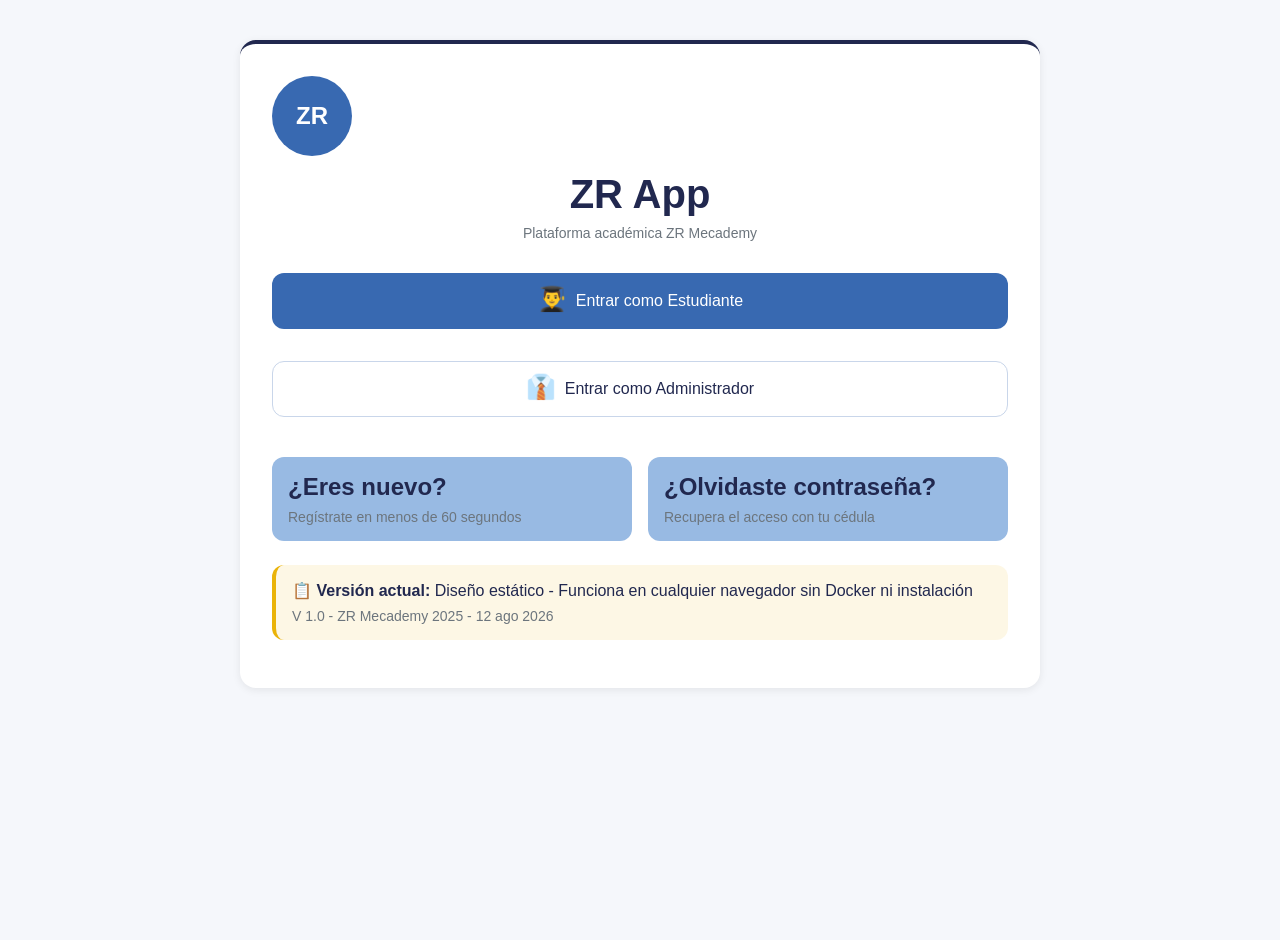
<file: _archivo/prototipos/ZR-App-Estatico/index.html>
<!DOCTYPE html>
<html lang="es">
<head>
  <meta charset="UTF-8">
  <meta name="viewport" content="width=device-width, initial-scale=1.0">
  <title>ZR App - Plataforma Académica</title>
  <link rel="stylesheet" href="style.css">
</head>
<body>

<!-- ============================================ -->
<!-- PANTALLA 1: LOGIN -->
<!-- ============================================ -->
<div class="pantalla" id="pantalla-login">
  <div class="contenedor">
    
    <div class="centrar mb-8">
      <div class="logo-circular">ZR</div>
      <h1 class="titulo-grande titulo-navy mt-4">ZR App</h1>
      <p class="texto-caption">Plataforma académica ZR Mecademy</p>
    </div>

    <div class="grid-1 mb-6">
      <button class="btn btn-primary mb-4" onclick="entrarComoEstudiante()">
        <span class="nav-icon">👨‍🎓</span>
        &nbsp;&nbsp;Entrar como Estudiante
      </button>
      <button class="btn btn-secondary mb-4" onclick="entrarComoAdmin()">
        <span class="nav-icon">👔</span>
        &nbsp;&nbsp;Entrar como Administrador
      </button>
    </div>

    <div class="grid-2 mb-6">
      <div class="tarjeta-info">
        <h3 class="titulo-pequeno">¿Eres nuevo?</h3>
        <p class="texto-caption">Regístrate en menos de 60 segundos</p>
      </div>
      <div class="tarjeta-info">
        <h3 class="titulo-pequeno">¿Olvidaste contraseña?</h3>
        <p class="texto-caption">Recupera el acceso con tu cédula</p>
      </div>
    </div>

    <div class="aviso">
      <p><strong>📋 Versión actual:</strong> Diseño estático - Funciona en cualquier navegador sin Docker ni instalación</p>
      <p class="texto-caption">V 1.0 - ZR Mecademy 2025 - 12 ago 2026</p>
    </div>

  </div>
</div>

<!-- ============================================ -->
<!-- PANTALLA 2: CARNET (ESTUDIANTE) -->
<!-- ============================================ -->
<div class="pantalla oculto" id="pantalla-carnet">
  <div class="contenedor">
    
    <!-- Header con botón logout -->
    <div class="flex mb-4" style="justify-content: space-between; align-items: center;">
      <h1 class="titulo-mediano">📋 Mi Carnet</h1>
      <button class="btn btn-secondary btn-xs" onclick="volverLogin()" style="width: auto; padding: 0 16px;">Salir</button>
    </div>

    <!-- Tarjeta Próximo Sábado -->
    <div class="tarjeta-azul">
      <h2 class="titulo-pequeno mb-2">PRÓXIMO SÁBADO · 15 de agosto</h2>
      <p class="mb-2"><strong>Semana 2 · Diagnóstico de batería</strong></p>
      <p class="mb-2"><strong>Para llegar preparado:</strong></p>
      <p class="mb-4">Investiga los tipos de batería y cómo se mide su densidad.</p>
      <button class="btn btn-primary">Ver práctica completa →</button>
    </div>

    <!-- Tarjeta Mi Progreso -->
    <div class="tarjeta-azul">
      <h2 class="titulo-pequeno mb-2">MI PROGRESO · Electricidad Automotriz</h2>
      <p class="mb-2">Dominas <strong>2 de 4</strong> competencias</p>
      <div class="mb-4">
        <span class="estado estado-dominado">DOMINADAS</span>
        <span class="estado estado-progreso">EN PROGRESO</span>
        <span class="estado estado-pendiente">PENDIENTES</span>
      </div>
      <button class="btn btn-primary">Ver todas las competencias →</button>
    </div>

    <!-- El Carnet propiamente dicho -->
    <div class="tarjeta">
      <div class="flex mb-4" style="gap: 20px; align-items: flex-start;">
        <div class="logo-circular" style="flex-shrink: 0;">JP</div>
        <div style="flex: 1;">
          <h3 class="titulo-pequeno mb-2">Juan Pérez</h3>
          <p class="mb-1"><strong>Cédula:</strong> V-30000001</p>
          <p class="mb-1"><strong>Cohorte:</strong> 2A</p>
          <p class="mb-4"><strong>Módulo:</strong> Electricidad Automotriz</p>
          
          <div class="qr-box">
            <div class="qr-texto">ZR1|V-30000001|482913</div>
          </div>
          
          <p class="texto-caption centrar">Se regenera cada 30 segundos</p>
          <div class="barra-totp">
            <div class="barra-totp-fill"></div>
          </div>
          
          <div class="mt-6 centrar">
            <p class="texto-mediano"><strong>Módulos aprobados:</strong> 3 de 13</p>
          </div>
          
          <div class="aviso mt-4">
            <p><strong>⚠️ Aviso:</strong> No tienes consentimiento parental verificado</p>
          </div>
        </div>
      </div>
    </div>

  </div>
  
  <!-- Navegación inferior fija -->
  <nav class="nav-inferior">
    <div class="nav-botones">
      <button class="nav-btn activo" onclick="irA('carnet')">
        <span class="nav-icon">📋</span>
        <span class="nav-label">Carnet</span>
      </button>
      <button class="nav-btn" onclick="irA('semana')">
        <span class="nav-icon">📅</span>
        <span class="nav-label">Semana</span>
      </button>
      <button class="nav-btn" onclick="irA('examenes')">
        <span class="nav-icon">📝</span>
        <span class="nav-label">Exámenes</span>
      </button>
      <button class="nav-btn" onclick="irA('material')">
        <span class="nav-icon">📖</span>
        <span class="nav-label">Material</span>
      </button>
    </div>
  </nav>
</div>

<!-- ============================================ -->
<!-- PANTALLA 3: SEMANA -->
<!-- ============================================ -->
<div class="pantalla oculto" id="pantalla-semana">
  <div class="contenedor">
    
    <div class="flex mb-4" style="justify-content: space-between; align-items: center;">
      <h1 class="titulo-mediano">📅 Semana 2</h1>
      <button class="btn btn-secondary btn-xs" onclick="volverLogin()" style="width: auto; padding: 0 16px;">Salir</button>
    </div>

    <h2 class="titulo-pequeno mb-4">Diagnóstico de batería</h2>
    
    <div class="aviso mb-6">
      <p><strong>✅ Habilitado para el sábado</strong> - Has completado 4 de 6 actividades</p>
      <p class="texto-caption">Solo te faltan 2 actividades para el próximo sábado</p>
    </div>

    <div class="grid-2 mb-6">
      <!-- Lunes -->
      <div class="tarjeta-azul" style="margin: 0;">
        <h3 class="titulo-pequeno mb-4">LUNES</h3>
        
        <div class="grupo-campo">
          <strong>✅ Micro-lección:</strong> Tipos de batería<br>
          <span class="texto-caption">20 min · Nivel 1</span>
          <span class="estado estado-dominado mt-2">COMPLETADA</span>
        </div>
        
        <div class="grupo-campo">
          <strong>✅ Simulación:</strong> Densímetro virtual<br>
          <span class="texto-caption">15 min · Nivel 2</span>
          <span class="estado estado-dominado">COMPLETADA</span>
        </div>
      </div>
      
      <!-- Martes -->
      <div class="tarjeta-azul" style="margin: 0;">
        <h3 class="titulo-pequeno mb-4">MARTES</h3>
        
        <div class="grupo-campo">
          <strong>🔄 Caso simulado:</strong> Diagnóstico fallos<br>
          <span class="texto-caption">30 min · Nivel 2</span>
          <span class="estado estado-progreso">EN PROGRESO</span>
        </div>
        
        <div class="grupo-campo">
          <strong>❓ Duda obligatoria:</strong> Pregunta al instructor<br>
          <span class="texto-caption">10 min</span>
          <span class="estado estado-pendiente">PENDIENTE</span>
        </div>
      </div>
    </div>

    <!-- Viernes: Autochequeo -->
    <div class="tarjeta">
      <h3 class="titulo-pequeno mb-4">VIERNES - Autochequeo</h3>
      <p class="mb-4">Examen corto de 8 preguntas sobre la semana</p>
      <div class="grid-2">
        <div>
          <p><strong>Tu puntaje:</strong> 6 de 8</p>
          <p class="texto-caption">Mínimo aprobatorio: 5</p>
        </div>
        <div>
          <button class="btn btn-primary">Reintentar autochequeo</button>
        </div>
      </div>
    </div>

  </div>
  
  <!-- Navegación inferior fija -->
  <nav class="nav-inferior">
    <div class="nav-botones">
      <button class="nav-btn" onclick="irA('carnet')">
        <span class="nav-icon">📋</span>
        <span class="nav-label">Carnet</span>
      </button>
      <button class="nav-btn activo" onclick="irA('semana')">
        <span class="nav-icon">📅</span>
        <span class="nav-label">Semana</span>
      </button>
      <button class="nav-btn" onclick="irA('examenes')">
        <span class="nav-icon">📝</span>
        <span class="nav-label">Exámenes</span>
      </button>
      <button class="nav-btn" onclick="irA('material')">
        <span class="nav-icon">📖</span>
        <span class="nav-label">Material</span>
      </button>
    </div>
  </nav>
</div>

<!-- ============================================ -->
<!-- PANTALLA 4: EXÁMENES -->
<!-- ============================================ -->
<div class="pantalla oculto" id="pantalla-examenes">
  <div class="contenedor">
    
    <div class="flex mb-4" style="justify-content: space-between; align-items: center;">
      <h1 class="titulo-mediano">📝 Exámenes</h1>
      <button class="btn btn-secondary btn-xs" onclick="volverLogin()" style="width: auto; padding: 0 16px;">Salir</button>
    </div>

    <h2 class="titulo-pequeno mb-4">Electricidad Automotriz</h2>
    
    <div class="grid-2 mb-6">
      
      <div class="tarjeta" style="margin: 0;">
        <h3 class="titulo-pequeno mb-2">Diagnóstico de Batería</h3>
        <p class="texto-caption mb-4">20 min · 10 preguntas</p>
        <div class="mb-4">
          <span class="estado estado-pendiente">SIN EMPEZAR</span>
        </div>
        <button class="btn btn-primary">Presentar examen</button>
      </div>
      
      <div class="tarjeta" style="margin: 0;">
        <h3 class="titulo-pequeno mb-2">Control de Entrada</h3>
        <p class="texto-caption mb-4">15 min · 8 preguntas</p>
        <div class="mb-4">
          <span class="estado estado-progreso">EN PROGRESO</span>
        </div>
        <button class="btn btn-primary">Continuar examen</button>
      </div>
      
    </div>

    <div class="tarjeta">
      <h3 class="titulo-pequeno mb-4">Tipos de pregunta</h3>
      <div class="grid-2">
        <div class="tarjeta-info">
          <strong>🔘 Opción múltiple</strong>
          <p class="texto-caption">De 2 a 6 opciones, una correcta</p>
        </div>
        <div class="tarjeta-info">
          <strong>✅❌ Verdadero/Falso</strong>
          <p class="texto-caption">Dos opciones únicamente</p>
        </div>
      </div>
      <div class="mt-4">
        <div class="tarjeta-info">
          <strong>📝 Redacción abierta</strong>
          <p class="texto-caption">El profesor califica después</p>
        </div>
      </div>
    </div>

  </div>
  
  <!-- Navegación inferior fija -->
  <nav class="nav-inferior">
    <div class="nav-botones">
      <button class="nav-btn" onclick="irA('carnet')">
        <span class="nav-icon">📋</span>
        <span class="nav-label">Carnet</span>
      </button>
      <button class="nav-btn" onclick="irA('semana')">
        <span class="nav-icon">📅</span>
        <span class="nav-label">Semana</span>
      </button>
      <button class="nav-btn activo" onclick="irA('examenes')">
        <span class="nav-icon">📝</span>
        <span class="nav-label">Exámenes</span>
      </button>
      <button class="nav-btn" onclick="irA('material')">
        <span class="nav-icon">📖</span>
        <span class="nav-label">Material</span>
      </button>
    </div>
  </nav>
</div>

<!-- ============================================ -->
<!-- PANTALLA 5: MATERIAL -->
<!-- ============================================ -->
<div class="pantalla oculto" id="pantalla-material">
  <div class="contenedor">
    
    <div class="flex mb-4" style="justify-content: space-between; align-items: center;">
      <h1 class="titulo-mediano">📖 Material</h1>
      <button class="btn btn-secondary btn-xs" onclick="volverLogin()" style="width: auto; padding: 0 16px;">Salir</button>
    </div>

    <h2 class="titulo-pequeno mb-4">Repositorio de estudio</h2>
    
    <div class="grid-2 mb-6">
      
      <div class="tarjeta" style="margin: 0;">
        <div class="bg-brand" style="height: 100px; border-radius: 12px; display: flex; align-items: center; justify-content: center; color: white; font-size: 36px;">📄</div>
        <div class="mt-4">
          <h3 class="titulo-pequeno">Tipos de Batería</h3>
          <p class="texto-caption">PDF · 2.3 MB</p>
          <p class="texto-caption">Semana 2 · Diagnóstico</p>
          <button class="btn btn-secondary btn-xs mt-4">Ver / Descargar</button>
        </div>
      </div>
      
      <div class="tarjeta" style="margin: 0;">
        <div class="bg-success" style="height: 100px; border-radius: 12px; display: flex; align-items: center; justify-content: center; color: white; font-size: 36px;">🎬</div>
        <div class="mt-4">
          <h3 class="titulo-pequeno">Video: Diagnóstico</h3>
          <p class="texto-caption">MP4 · 12:45 min</p>
          <p class="texto-caption">Semana 2 · Taller</p>
          <button class="btn btn-secondary btn-xs mt-4">Reproducir video</button>
        </div>
      </div>
      
    </div>

    <div class="tarjeta">
      <h3 class="titulo-pequeno mb-2">No hay más material publicado aún</h3>
      <p class="texto-caption">Tu profesor lo publicará para el próximo sábado</p>
    </div>

  </div>
  
  <!-- Navegación inferior fija -->
  <nav class="nav-inferior">
    <div class="nav-botones">
      <button class="nav-btn" onclick="irA('carnet')">
        <span class="nav-icon">📋</span>
        <span class="nav-label">Carnet</span>
      </button>
      <button class="nav-btn" onclick="irA('semana')">
        <span class="nav-icon">📅</span>
        <span class="nav-label">Semana</span>
      </button>
      <button class="nav-btn" onclick="irA('examenes')">
        <span class="nav-icon">📝</span>
        <span class="nav-label">Exámenes</span>
      </button>
      <button class="nav-btn activo" onclick="irA('material')">
        <span class="nav-icon">📖</span>
        <span class="nav-label">Material</span>
      </button>
    </div>
  </nav>
</div>

<!-- ============================================ -->
<!-- PANTALLA 6: PANEL ADMINISTRADOR -->
<!-- ============================================ -->
<div class="pantalla oculto" id="pantalla-panel">
  <div class="contenedor">
    
    <div class="flex mb-4" style="justify-content: space-between; align-items: center;">
      <h1 class="titulo-mediano">📊 Panel de Administración</h1>
      <button class="btn btn-secondary btn-xs" onclick="volverLogin()" style="width: auto; padding: 0 16px;">Salir</button>
    </div>

    <!-- 4 Tarjetas grandes -->
    <div class="grid-2 mb-6">
      
      <div class="tarjeta-numero" style="border-top: 4px solid var(--zr-navy);">
        <div class="numero texto-navy">102</div>
        <p class="texto-caption">Estudiantes activos</p>
      </div>
      
      <div class="tarjeta-numero" style="border-top: 4px solid var(--zr-warning);">
        <div class="numero texto-warning">5</div>
        <p class="texto-caption">Consentimientos pendientes</p>
      </div>
      
      <div class="tarjeta-numero" style="border-top: 4px solid var(--zr-success);">
        <div class="numero texto-success">96%</div>
        <p class="texto-caption">Asistencia último sábado</p>
      </div>
      
      <div class="tarjeta-numero" style="border-top: 4px solid var(--zr-warning);">
        <div class="numero texto-warning">8</div>
        <p class="texto-caption">Exámenes sin calificar</p>
      </div>
      
    </div>

    <!-- Sección de reportes -->
    <div class="tarjeta">
      <h3 class="titulo-pequeno mb-4">📊 Reportes Rápidos</h3>
      <div class="grid-2 mb-6">
        <button class="btn btn-secondary">Uso del repositorio</button>
        <button class="btn btn-secondary">Avance académico</button>
      </div>
      
      <h3 class="titulo-pequeno mb-4">📤 Exportar datos</h3>
      <div class="grid-2">
        <button class="btn btn-primary">CSV Asistencia</button>
        <button class="btn btn-primary">CSV Calificaciones</button>
      </div>
    </div>

    <!-- Tabla de estudiantes -->
    <div class="tarjeta">
      <h3 class="titulo-pequeno mb-4">👥 Últimos estudiantes</h3>
      <table>
        <thead>
          <tr>
            <th>Nombre</th>
            <th>Cédula</th>
            <th>Edad</th>
            <th>Cohorte</th>
          </tr>
        </thead>
        <tbody>
          <tr>
            <td>Juan Pérez</td>
            <td>V-30000001</td>
            <td>17</td>
            <td>2A</td>
          </tr>
          <tr>
            <td>María Rodríguez</td>
            <td>V-30000002</td>
            <td>19</td>
            <td>2A</td>
          </tr>
          <tr>
            <td>Carlos Gómez</td>
            <td>V-30000003</td>
            <td>16</td>
            <td>2B</td>
          </tr>
        </tbody>
      </table>
    </div>

  </div>
</div>

<!-- ============================================ -->
<!-- PANTALLA 7: HOY (PROFESOR) -->
<!-- ============================================ -->
<div class="pantalla oculto" id="pantalla-hoy">
  <div class="contenedor">
    
    <div class="flex mb-4" style="justify-content: space-between; align-items: center;">
      <h1 class="titulo-mediano">🏫 Clase de hoy</h1>
      <button class="btn btn-secondary btn-xs" onclick="volverLogin()" style="width: auto; padding: 0 16px;">Salir</button>
    </div>

    <div class="tarjeta-azul">
      <h2 class="titulo-pequeno mb-2">COHORTE 2A · Diagnóstico de Batería</h2>
      <p class="mb-1"><strong>Salón:</strong> Taller 1</p>
      <p class="mb-1"><strong>Estudiantes:</strong> 24</p>
      <p class="mb-4"><strong>Hora:</strong> 08:00 - 12:00</p>
      
      <button class="btn btn-primary" style="background-color: var(--zr-success);">
        ABRIR CLASE Y PASAR ASISTENCIA
      </button>
    </div>

    <!-- Pantalla de escaneo -->
    <div class="tarjeta">
      <h3 class="titulo-pequeno mb-4">📷 Cámara de escaneo</h3>
      
      <div style="background-color: var(--zr-navy); height: 200px; border-radius: 12px; display: flex; align-items: center; justify-content: center; color: white; margin-bottom: 16px;">
        <span style="font-size: 48px;">📹</span>
      </div>
      
      <div class="aviso aviso-success">
        <p><strong>✅ Juan Pérez registrado</strong></p>
        <p class="texto-caption">Asistencia tomada a las 08:15</p>
      </div>
      
      <div class="grid-2 mt-4">
        <div class="tarjeta-info">
          <p><strong>Asistencia: 18 / 24</strong></p>
          <p class="texto-caption">Estudiantes registrados</p>
        </div>
        <div class="tarjeta-info">
          <p><strong>🔄 Modo:</strong> Asistencia</p>
          <p class="texto-caption">Cambiar a refrigerio</p>
        </div>
      </div>
    </div>

    <div class="grid-2 mb-6">
      <div class="tarjeta-info">
        <h3>Pendientes</h3>
        <p class="texto-caption">3 exámenes por calificar</p>
      </div>
      <div class="tarjeta-info">
        <h3>Última sesión</h3>
        <p class="texto-caption">22 de 24 asistieron</p>
      </div>
    </div>

  </div>
</div>

<script src="script.js"></script>

</body>
</html>
</file>
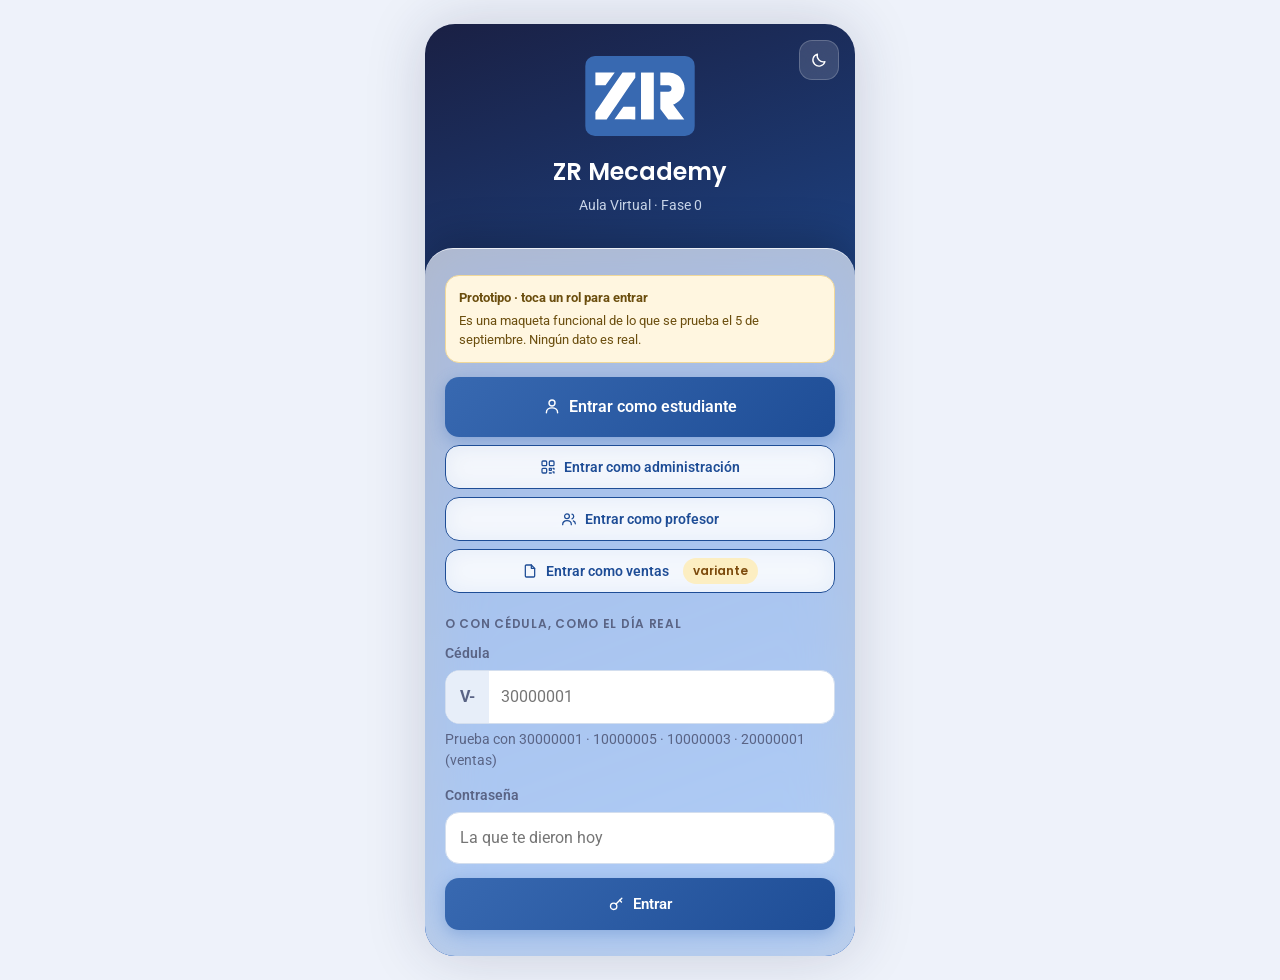
<file: ZR_APP_FASE0_PROTOTIPO.html>
<!doctype html>
<html lang="es-VE">
<head>
<meta charset="utf-8">
<meta name="viewport" content="width=device-width,initial-scale=1,viewport-fit=cover">
<title>ZR App · Prototipo Fase 0 · 5 de septiembre</title>
<link rel="preconnect" href="https://fonts.googleapis.com">
<link rel="preconnect" href="https://fonts.gstatic.com" crossorigin>
<link href="https://fonts.googleapis.com/css2?family=Poppins:wght@500;600;700&family=Roboto:wght@400;500;700&display=swap" rel="stylesheet">
<style>
/* ═══════════════════════════════════════════════════════════════
   TOKENS · paleta oficial del manual (spec/06 §2) en dos temas.
   Los seis azules de marca no cambian; lo que cambia es el papel
   que juega cada uno según el tema.
   ═══════════════════════════════════════════════════════════════ */
:root{
  --navy:#21284F;--deep:#1E4D96;--blue:#3869B1;--mid:#6590CB;--light:#98BAE3;
  --success:#16A34A;--warn:#EAB308;--error:#DC2626;
  --btn-h:52px;
  --r-lg:20px;--r-md:16px;--r-sm:12px;
}
:root, [data-tema="claro"]{
  --bg:#EEF2FA;
  --bg-a:rgba(56,105,177,.16); --bg-b:rgba(152,186,227,.22); --bg-c:rgba(30,77,150,.10);
  --surface:#FFFFFF;
  --glass:rgba(255,255,255,.66);
  --glass-brd:rgba(255,255,255,.75);
  --glass-sh:0 8px 32px rgba(33,40,79,.10);
  --border:#D3DEEE;
  --text:#21284F; --muted:#5A6485;
  --bar:rgba(33,40,79,.88);
  --accent:#1E4D96;
  --chip:#E7EEF9;
  --field:#FFFFFF;
  --ring:rgba(56,105,177,.22);
}
[data-tema="oscuro"]{
  --bg:#0C1020;
  --bg-a:rgba(56,105,177,.30); --bg-b:rgba(30,77,150,.24); --bg-c:rgba(101,144,203,.14);
  --surface:#161C31;
  --glass:rgba(28,36,60,.62);
  --glass-brd:rgba(152,186,227,.16);
  --glass-sh:0 8px 32px rgba(0,0,0,.45);
  --border:#2B3455;
  --text:#E9EEF9; --muted:#9BA8C9;
  --bar:rgba(10,14,28,.82);
  --accent:#9CBFEC;
  --chip:#1E2740;
  --field:#131A2E;
  --ring:rgba(101,144,203,.30);
}
*{margin:0;padding:0;box-sizing:border-box;-webkit-tap-highlight-color:transparent}
body{
  font-family:'Roboto','Segoe UI',system-ui,-apple-system,sans-serif;
  color:var(--text);font-size:16px;line-height:1.5;padding:24px 0;
  background:var(--bg);
}
/* Título y cifras en Poppins; texto corrido y datos en Roboto (spec/06 §5). */
h1,h2,h3,h4,.st-title,.section-t,.num,.big-n,.name-big,.hero-day h2,.res-n,.qr-count,
.mat-item .n,.est-row .nm,.carp-h,.btn,.nav-bottom .nb,.pill,.calib .ct,.ref h4,.visor .vt{
  font-family:'Poppins','Roboto','Segoe UI',system-ui,sans-serif;
}
.phone{
  width:100%;max-width:430px;margin:0 auto;min-height:calc(100vh - 48px);
  position:relative;border-radius:30px;overflow:hidden;
  background:var(--bg);
  box-shadow:0 0 60px rgba(33,40,79,.18);
  isolation:isolate;
}
/* Degradado grande de fondo: tres manchas suaves de la paleta.
   Va en un pseudo-elemento fijo para que no repinte al hacer scroll. */
.phone::before{
  content:'';position:absolute;inset:0;z-index:-1;pointer-events:none;
  background:
    radial-gradient(80% 55% at 8% 0%, var(--bg-a) 0%, transparent 60%),
    radial-gradient(70% 50% at 100% 18%, var(--bg-b) 0%, transparent 62%),
    radial-gradient(90% 60% at 50% 105%, var(--bg-c) 0%, transparent 65%);
}
@media(max-width:430px){body{padding:0}.phone{border-radius:0;min-height:100vh;box-shadow:none}}
.hidden{display:none!important}

/* ═══════════════════════════════════════════════════════════════
   ICONOS · SVG monocromáticos embebidos, heredan currentColor.
   Van como máscara: un solo color, nítidos, y sin descargar nada
   (spec/06 §1 — «iconos siempre locales, nunca descargados»).
   ═══════════════════════════════════════════════════════════════ */
i.ti{
  display:inline-block;width:1.15em;height:1.15em;flex-shrink:0;
  background-color:currentColor;vertical-align:-.18em;
  -webkit-mask:var(--ic) center/contain no-repeat;mask:var(--ic) center/contain no-repeat;
}
.ti-home{--ic:url("data:image/svg+xml,%3Csvg xmlns='http://www.w3.org/2000/svg' viewBox='0 0 24 24' fill='none' stroke='%23000' stroke-width='1.9' stroke-linecap='round' stroke-linejoin='round'%3E%3Cpath d='M3 9.6 12 3l9 6.6V20a1 1 0 0 1-1 1h-5v-7H9v7H4a1 1 0 0 1-1-1z'/%3E%3C/svg%3E")}
.ti-folder{--ic:url("data:image/svg+xml,%3Csvg xmlns='http://www.w3.org/2000/svg' viewBox='0 0 24 24' fill='none' stroke='%23000' stroke-width='1.9' stroke-linecap='round' stroke-linejoin='round'%3E%3Cpath d='M3 7a2 2 0 0 1 2-2h3.6a2 2 0 0 1 1.4.6L11.4 7H19a2 2 0 0 1 2 2v8a2 2 0 0 1-2 2H5a2 2 0 0 1-2-2z'/%3E%3C/svg%3E")}
.ti-target{--ic:url("data:image/svg+xml,%3Csvg xmlns='http://www.w3.org/2000/svg' viewBox='0 0 24 24' fill='none' stroke='%23000' stroke-width='1.9'%3E%3Ccircle cx='12' cy='12' r='8.5'/%3E%3Ccircle cx='12' cy='12' r='4.8'/%3E%3Ccircle cx='12' cy='12' r='1.3' fill='%23000'/%3E%3C/svg%3E")}
.ti-message{--ic:url("data:image/svg+xml,%3Csvg xmlns='http://www.w3.org/2000/svg' viewBox='0 0 24 24' fill='none' stroke='%23000' stroke-width='1.9' stroke-linecap='round' stroke-linejoin='round'%3E%3Cpath d='M21 14.5a2.5 2.5 0 0 1-2.5 2.5H8l-4.5 4V5.5A2.5 2.5 0 0 1 6 3h12.5A2.5 2.5 0 0 1 21 5.5z'/%3E%3C/svg%3E")}
.ti-user{--ic:url("data:image/svg+xml,%3Csvg xmlns='http://www.w3.org/2000/svg' viewBox='0 0 24 24' fill='none' stroke='%23000' stroke-width='1.9' stroke-linecap='round' stroke-linejoin='round'%3E%3Ccircle cx='12' cy='8' r='4'/%3E%3Cpath d='M4.5 21c0-4.1 3.4-6.5 7.5-6.5s7.5 2.4 7.5 6.5'/%3E%3C/svg%3E")}
.ti-users{--ic:url("data:image/svg+xml,%3Csvg xmlns='http://www.w3.org/2000/svg' viewBox='0 0 24 24' fill='none' stroke='%23000' stroke-width='1.9' stroke-linecap='round' stroke-linejoin='round'%3E%3Ccircle cx='9' cy='8' r='3.6'/%3E%3Cpath d='M2.5 20.5c0-3.7 2.9-5.9 6.5-5.9s6.5 2.2 6.5 5.9'/%3E%3Cpath d='M16.5 4.8a3.6 3.6 0 0 1 0 6.9'/%3E%3Cpath d='M18.5 14.9c1.8.7 3 2.2 3 4.4'/%3E%3C/svg%3E")}
.ti-qr{--ic:url("data:image/svg+xml,%3Csvg xmlns='http://www.w3.org/2000/svg' viewBox='0 0 24 24' fill='none' stroke='%23000' stroke-width='1.9' stroke-linejoin='round'%3E%3Crect x='3' y='3' width='7' height='7' rx='1.5'/%3E%3Crect x='14' y='3' width='7' height='7' rx='1.5'/%3E%3Crect x='3' y='14' width='7' height='7' rx='1.5'/%3E%3Cpath d='M14 14h3v3h-3zM19.5 14H21v1.5M14 21h3M19.5 19.5H21V21' stroke-linecap='round'/%3E%3C/svg%3E")}
.ti-camera{--ic:url("data:image/svg+xml,%3Csvg xmlns='http://www.w3.org/2000/svg' viewBox='0 0 24 24' fill='none' stroke='%23000' stroke-width='1.9' stroke-linecap='round' stroke-linejoin='round'%3E%3Cpath d='M3 8.5A2.5 2.5 0 0 1 5.5 6h1.7l1.3-2h7l1.3 2h1.7A2.5 2.5 0 0 1 21 8.5v9A2.5 2.5 0 0 1 18.5 20h-13A2.5 2.5 0 0 1 3 17.5z'/%3E%3Ccircle cx='12' cy='13' r='3.4'/%3E%3C/svg%3E")}
.ti-check{--ic:url("data:image/svg+xml,%3Csvg xmlns='http://www.w3.org/2000/svg' viewBox='0 0 24 24' fill='none' stroke='%23000' stroke-width='2.3' stroke-linecap='round' stroke-linejoin='round'%3E%3Cpath d='M20 6.5 9.2 17.3 4 12.1'/%3E%3C/svg%3E")}
.ti-file{--ic:url("data:image/svg+xml,%3Csvg xmlns='http://www.w3.org/2000/svg' viewBox='0 0 24 24' fill='none' stroke='%23000' stroke-width='1.9' stroke-linecap='round' stroke-linejoin='round'%3E%3Cpath d='M14 3H6.5A1.5 1.5 0 0 0 5 4.5v15A1.5 1.5 0 0 0 6.5 21h11a1.5 1.5 0 0 0 1.5-1.5V8z'/%3E%3Cpath d='M14 3v5h5'/%3E%3C/svg%3E")}
.ti-ppt{--ic:url("data:image/svg+xml,%3Csvg xmlns='http://www.w3.org/2000/svg' viewBox='0 0 24 24' fill='none' stroke='%23000' stroke-width='1.9' stroke-linecap='round' stroke-linejoin='round'%3E%3Cpath d='M3 20.5h18'/%3E%3Cpath d='M6.5 20.5v-6'/%3E%3Cpath d='M12 20.5V4'/%3E%3Cpath d='M17.5 20.5v-9'/%3E%3C/svg%3E")}
.ti-upload{--ic:url("data:image/svg+xml,%3Csvg xmlns='http://www.w3.org/2000/svg' viewBox='0 0 24 24' fill='none' stroke='%23000' stroke-width='1.9' stroke-linecap='round' stroke-linejoin='round'%3E%3Cpath d='M12 16V4'/%3E%3Cpath d='m7.5 8.5 4.5-4.5 4.5 4.5'/%3E%3Cpath d='M4 20h16'/%3E%3C/svg%3E")}
.ti-search{--ic:url("data:image/svg+xml,%3Csvg xmlns='http://www.w3.org/2000/svg' viewBox='0 0 24 24' fill='none' stroke='%23000' stroke-width='1.9' stroke-linecap='round'%3E%3Ccircle cx='11' cy='11' r='7'/%3E%3Cpath d='m20 20-4-4'/%3E%3C/svg%3E")}
.ti-clock{--ic:url("data:image/svg+xml,%3Csvg xmlns='http://www.w3.org/2000/svg' viewBox='0 0 24 24' fill='none' stroke='%23000' stroke-width='1.9' stroke-linecap='round' stroke-linejoin='round'%3E%3Ccircle cx='12' cy='12' r='8.5'/%3E%3Cpath d='M12 7v5.2l3.4 2'/%3E%3C/svg%3E")}
.ti-right{--ic:url("data:image/svg+xml,%3Csvg xmlns='http://www.w3.org/2000/svg' viewBox='0 0 24 24' fill='none' stroke='%23000' stroke-width='2.1' stroke-linecap='round' stroke-linejoin='round'%3E%3Cpath d='m9 5 7 7-7 7'/%3E%3C/svg%3E")}
.ti-tools{--ic:url("data:image/svg+xml,%3Csvg xmlns='http://www.w3.org/2000/svg' viewBox='0 0 24 24' fill='none' stroke='%23000' stroke-width='1.9' stroke-linecap='round' stroke-linejoin='round'%3E%3Cpath d='M15.5 8.5a4.5 4.5 0 0 1-6-5.9l3 3 2.9-2.9 3 3z'/%3E%3Cpath d='m13.4 10.6-8 8a2.3 2.3 0 0 0 3.2 3.2l8-8'/%3E%3C/svg%3E")}
.ti-list{--ic:url("data:image/svg+xml,%3Csvg xmlns='http://www.w3.org/2000/svg' viewBox='0 0 24 24' fill='none' stroke='%23000' stroke-width='1.9' stroke-linecap='round'%3E%3Cpath d='M9 6h12M9 12h12M9 18h12'/%3E%3Cpath d='M4 6h.01M4 12h.01M4 18h.01' stroke-width='2.4'/%3E%3C/svg%3E")}
.ti-bulb{--ic:url("data:image/svg+xml,%3Csvg xmlns='http://www.w3.org/2000/svg' viewBox='0 0 24 24' fill='none' stroke='%23000' stroke-width='1.9' stroke-linecap='round' stroke-linejoin='round'%3E%3Cpath d='M12 2.8a6.2 6.2 0 0 0-3.9 11c.6.6.9 1.3.9 2.1h6c0-.8.3-1.5.9-2.1a6.2 6.2 0 0 0-3.9-11z'/%3E%3Cpath d='M9.5 19.5h5'/%3E%3Cpath d='M10.5 22h3'/%3E%3C/svg%3E")}
.ti-lock{--ic:url("data:image/svg+xml,%3Csvg xmlns='http://www.w3.org/2000/svg' viewBox='0 0 24 24' fill='none' stroke='%23000' stroke-width='1.9' stroke-linecap='round' stroke-linejoin='round'%3E%3Crect x='4.5' y='10' width='15' height='11' rx='2.2'/%3E%3Cpath d='M8 10V7a4 4 0 0 1 8 0v3'/%3E%3C/svg%3E")}
.ti-key{--ic:url("data:image/svg+xml,%3Csvg xmlns='http://www.w3.org/2000/svg' viewBox='0 0 24 24' fill='none' stroke='%23000' stroke-width='1.9' stroke-linecap='round' stroke-linejoin='round'%3E%3Ccircle cx='8' cy='16' r='4.5'/%3E%3Cpath d='m11.3 12.7 8.2-8.2'/%3E%3Cpath d='m16.5 7.5 2.5 2.5'/%3E%3C/svg%3E")}
.ti-out{--ic:url("data:image/svg+xml,%3Csvg xmlns='http://www.w3.org/2000/svg' viewBox='0 0 24 24' fill='none' stroke='%23000' stroke-width='1.9' stroke-linecap='round' stroke-linejoin='round'%3E%3Cpath d='M12 3v9'/%3E%3Cpath d='M6.4 6.4a8 8 0 1 0 11.2 0'/%3E%3C/svg%3E")}
.ti-hand{--ic:url("data:image/svg+xml,%3Csvg xmlns='http://www.w3.org/2000/svg' viewBox='0 0 24 24' fill='none' stroke='%23000' stroke-width='1.9' stroke-linecap='round' stroke-linejoin='round'%3E%3Cpath d='M9 11V4.6a1.6 1.6 0 0 1 3.2 0V11'/%3E%3Cpath d='M12.2 11V6a1.6 1.6 0 0 1 3.2 0v5'/%3E%3Cpath d='M15.4 11.5V8.4a1.6 1.6 0 0 1 3.2 0V15a6.5 6.5 0 0 1-6.5 6.5h-.8A6.5 6.5 0 0 1 4.8 15v-2.3a1.6 1.6 0 0 1 3.2 0'/%3E%3C/svg%3E")}
.ti-sparkle{--ic:url("data:image/svg+xml,%3Csvg xmlns='http://www.w3.org/2000/svg' viewBox='0 0 24 24' fill='none' stroke='%23000' stroke-width='1.8' stroke-linecap='round' stroke-linejoin='round'%3E%3Cpath d='M12 3.2 13.9 9l5.8 1.9-5.8 1.9L12 18.6l-1.9-5.8L4.3 11 10.1 9z'/%3E%3Cpath d='M18.5 3.5v3M20 5h-3'/%3E%3C/svg%3E")}
.ti-book{--ic:url("data:image/svg+xml,%3Csvg xmlns='http://www.w3.org/2000/svg' viewBox='0 0 24 24' fill='none' stroke='%23000' stroke-width='1.9' stroke-linecap='round' stroke-linejoin='round'%3E%3Cpath d='M4 5.5A2.5 2.5 0 0 1 6.5 3H20v14.5H6.5A2.5 2.5 0 0 0 4 20z'/%3E%3Cpath d='M4 20a2.5 2.5 0 0 1 2.5-2.5H20V21H6.5A2.5 2.5 0 0 1 4 20z'/%3E%3C/svg%3E")}
.ti-sun{--ic:url("data:image/svg+xml,%3Csvg xmlns='http://www.w3.org/2000/svg' viewBox='0 0 24 24' fill='none' stroke='%23000' stroke-width='1.9' stroke-linecap='round'%3E%3Ccircle cx='12' cy='12' r='4.2'/%3E%3Cpath d='M12 2.5v2M12 19.5v2M2.5 12h2M19.5 12h2M5.2 5.2l1.4 1.4M17.4 17.4l1.4 1.4M18.8 5.2l-1.4 1.4M6.6 17.4l-1.4 1.4'/%3E%3C/svg%3E")}
.ti-moon{--ic:url("data:image/svg+xml,%3Csvg xmlns='http://www.w3.org/2000/svg' viewBox='0 0 24 24' fill='none' stroke='%23000' stroke-width='1.9' stroke-linecap='round' stroke-linejoin='round'%3E%3Cpath d='M20.5 14.3A8.8 8.8 0 0 1 9.7 3.5a8.8 8.8 0 1 0 10.8 10.8z'/%3E%3C/svg%3E")}
.ti-eye{--ic:url("data:image/svg+xml,%3Csvg xmlns='http://www.w3.org/2000/svg' viewBox='0 0 24 24' fill='none' stroke='%23000' stroke-width='1.9' stroke-linecap='round' stroke-linejoin='round'%3E%3Cpath d='M2.5 12S6 5.5 12 5.5 21.5 12 21.5 12 18 18.5 12 18.5 2.5 12 2.5 12z'/%3E%3Ccircle cx='12' cy='12' r='3'/%3E%3C/svg%3E")}
.ti-alert{--ic:url("data:image/svg+xml,%3Csvg xmlns='http://www.w3.org/2000/svg' viewBox='0 0 24 24' fill='none' stroke='%23000' stroke-width='1.9' stroke-linecap='round' stroke-linejoin='round'%3E%3Cpath d='M12 8.5v5'/%3E%3Cpath d='M12 17h.01'/%3E%3Ccircle cx='12' cy='12' r='9'/%3E%3C/svg%3E")}
.ti-ban{--ic:url("data:image/svg+xml,%3Csvg xmlns='http://www.w3.org/2000/svg' viewBox='0 0 24 24' fill='none' stroke='%23000' stroke-width='1.9' stroke-linecap='round'%3E%3Ccircle cx='12' cy='12' r='9'/%3E%3Cpath d='m5.6 5.6 12.8 12.8'/%3E%3C/svg%3E")}
.ti-calendar{--ic:url("data:image/svg+xml,%3Csvg xmlns='http://www.w3.org/2000/svg' viewBox='0 0 24 24' fill='none' stroke='%23000' stroke-width='1.9' stroke-linecap='round' stroke-linejoin='round'%3E%3Crect x='3.5' y='5' width='17' height='16' rx='2.2'/%3E%3Cpath d='M3.5 10h17M8 3v4M16 3v4'/%3E%3C/svg%3E")}
.ti-print{--ic:url("data:image/svg+xml,%3Csvg xmlns='http://www.w3.org/2000/svg' viewBox='0 0 24 24' fill='none' stroke='%23000' stroke-width='1.9' stroke-linecap='round' stroke-linejoin='round'%3E%3Cpath d='M7 8V3h10v5'/%3E%3Crect x='3.5' y='8' width='17' height='8' rx='2'/%3E%3Cpath d='M7 14h10v7H7z'/%3E%3C/svg%3E")}
.ti-img{--ic:url("data:image/svg+xml,%3Csvg xmlns='http://www.w3.org/2000/svg' viewBox='0 0 24 24' fill='none' stroke='%23000' stroke-width='1.9' stroke-linecap='round' stroke-linejoin='round'%3E%3Crect x='3' y='4.5' width='18' height='15' rx='2.4'/%3E%3Ccircle cx='8.5' cy='9.5' r='1.6'/%3E%3Cpath d='m3.5 17 5-4.5 4 3.5 3-2.5 5 4'/%3E%3C/svg%3E")}
.ti-video{--ic:url("data:image/svg+xml,%3Csvg xmlns='http://www.w3.org/2000/svg' viewBox='0 0 24 24' fill='none' stroke='%23000' stroke-width='1.9' stroke-linecap='round' stroke-linejoin='round'%3E%3Crect x='2.5' y='5.5' width='14' height='13' rx='2.4'/%3E%3Cpath d='m16.5 10.5 5-3v9l-5-3z'/%3E%3C/svg%3E")}
.ti-doc{--ic:url("data:image/svg+xml,%3Csvg xmlns='http://www.w3.org/2000/svg' viewBox='0 0 24 24' fill='none' stroke='%23000' stroke-width='1.9' stroke-linecap='round' stroke-linejoin='round'%3E%3Cpath d='M14 3H6.5A1.5 1.5 0 0 0 5 4.5v15A1.5 1.5 0 0 0 6.5 21h11a1.5 1.5 0 0 0 1.5-1.5V8z'/%3E%3Cpath d='M14 3v5h5'/%3E%3Cpath d='M8.5 13h7M8.5 16.5h4.5'/%3E%3C/svg%3E")}

.tb{background:var(--bar);color:#fff;padding:12px 14px;display:flex;align-items:center;justify-content:space-between;gap:10px;position:sticky;top:0;z-index:50;-webkit-backdrop-filter:blur(22px) saturate(180%);backdrop-filter:blur(22px) saturate(180%);border-bottom:1px solid rgba(255,255,255,.10)}
.tb .logo{display:flex;align-items:center;gap:9px;font-weight:500;font-size:15px}
.tb .zr{width:30px;height:30px;border-radius:8px;overflow:hidden;flex-shrink:0}
.tb .zr svg{display:block;width:100%;height:100%}
.tb .right{display:flex;align-items:center;gap:9px}
.tb .avat{width:32px;height:32px;border-radius:50%;background:rgba(255,255,255,.92);color:var(--navy);display:flex;align-items:center;justify-content:center;font-size:14px;font-weight:600}
.tb .exit,.tb .tema{cursor:pointer;color:#fff;background:rgba(255,255,255,.14);border:1px solid rgba(255,255,255,.16);width:36px;height:36px;border-radius:11px;font-size:16px;font-family:inherit;display:flex;align-items:center;justify-content:center;transition:background .15s}
.tb .exit:active,.tb .tema:active{background:rgba(255,255,255,.26)}

.content{padding:16px 16px calc(90px + env(safe-area-inset-bottom));min-height:calc(100vh - 60px)}
.content.no-nav{padding-bottom:calc(24px + env(safe-area-inset-bottom))}
.section-t{font-size:12px;font-weight:600;color:var(--muted);letter-spacing:.06em;margin:16px 0 10px;text-transform:uppercase}
.section-t:first-child{margin-top:0}

/* Superficie glass: translúcida y difuminada, pero siempre con un color
   de respaldo sólido debajo para que el texto nunca dependa del blur. */
.card{
  background:var(--glass);border:1px solid var(--glass-brd);
  border-radius:var(--r-md);padding:15px;margin-bottom:10px;
  -webkit-backdrop-filter:blur(18px) saturate(160%);backdrop-filter:blur(18px) saturate(160%);
  box-shadow:var(--glass-sh);
}
.card h3{font-size:15px;font-weight:600;margin-bottom:5px}
.card .sub{font-size:14px;color:var(--muted);line-height:1.5}
/* Sin soporte de blur (gama baja, navegadores viejos): superficie sólida. */
@supports not ((backdrop-filter:blur(1px)) or (-webkit-backdrop-filter:blur(1px))){
  .card,.modal,.nav-bottom,.tb,.auth .card-a{background:var(--surface)}
}

.btn{display:flex;align-items:center;justify-content:center;gap:8px;width:100%;min-height:var(--btn-h);border:none;border-radius:14px;font-size:15px;font-weight:600;font-family:inherit;cursor:pointer;padding:0 16px;transition:transform .1s,filter .15s}
.btn:active{transform:scale(.98)}
.btn:disabled{opacity:.45;cursor:not-allowed}
/* Los botones NO son glass: van sólidos para que se lean bajo sol. */
.btn-primary{background:linear-gradient(135deg,var(--blue),var(--deep));color:#fff;box-shadow:0 4px 16px rgba(56,105,177,.32)}
.btn-primary:active{filter:brightness(1.08)}
.btn-outline{background:var(--glass);border:1.5px solid var(--accent);color:var(--accent);-webkit-backdrop-filter:blur(12px);backdrop-filter:blur(12px)}
.btn-ghost{background:transparent;color:var(--accent);font-weight:500}
.btn-success{background:linear-gradient(135deg,#1BAE52,var(--success));color:#fff;box-shadow:0 4px 16px rgba(22,163,74,.30)}
.btn-lg{min-height:60px;font-size:16px}
.btn-sm{min-height:44px;font-size:14px}
.mt-8{margin-top:8px}.mt-16{margin-top:16px}.mb-8{margin-bottom:8px}

.field{margin-bottom:14px}
.field label{display:block;font-size:14px;font-weight:600;color:var(--muted);margin-bottom:6px}
.field input,.field select,.field textarea{width:100%;height:var(--btn-h);border:1.5px solid var(--border);border-radius:14px;padding:0 14px;font-size:16px;font-family:inherit;color:var(--text);background:var(--field)}
.field textarea{height:auto;padding:12px 14px;min-height:96px;resize:vertical;line-height:1.5}
.field input:focus,.field select:focus,.field textarea:focus{outline:none;border-color:var(--blue);box-shadow:0 0 0 4px var(--ring)}
.field .hint{font-size:14px;color:var(--muted);margin-top:5px}
[data-tema="oscuro"] input[type=date]{color-scheme:dark}

.ced-field{display:flex;border:1.5px solid var(--border);border-radius:14px;overflow:hidden;background:var(--field)}
.ced-field:focus-within{border-color:var(--blue);box-shadow:0 0 0 4px var(--ring)}
.ced-field .prefix{flex-shrink:0;padding:0 14px;font-weight:700;color:var(--muted);background:var(--chip);font-size:16px;border:none;cursor:pointer;font-family:inherit}
.ced-field input{flex:1;border:none;height:var(--btn-h);padding:0 12px;font-size:16px;font-family:inherit;outline:none;background:transparent;min-width:0}

/* Avisos: color semántico sólido. Nunca glass — son los que más
   tienen que leerse (spec/06 §1, contraste alto obligatorio). */
.aviso{display:flex;gap:10px;align-items:flex-start;border-radius:14px;padding:13px;font-size:14px;margin-bottom:12px;line-height:1.45;border:1px solid transparent}
.aviso .ic{flex-shrink:0;line-height:1.3;font-size:18px;margin-top:1px}
.aviso .ic i.ti{width:19px;height:19px}
.aviso-info{background:#E2EDFB;color:#17356E;border-color:#C4DAF5}
.aviso-warn{background:#FEF6C8;color:#6B3D0C;border-color:#F6E39A}
.aviso-error{background:#FDE0E0;color:#7C1A1A;border-color:#F7C0C0}
.aviso-success{background:#D9F7E3;color:#0F4A2B;border-color:#AEEAC6}
[data-tema="oscuro"] .aviso-info{background:rgba(56,105,177,.20);color:#C5DCFA;border-color:rgba(101,144,203,.32)}
[data-tema="oscuro"] .aviso-warn{background:rgba(234,179,8,.15);color:#F5DC8E;border-color:rgba(234,179,8,.28)}
[data-tema="oscuro"] .aviso-error{background:rgba(220,38,38,.16);color:#F6B6B6;border-color:rgba(220,38,38,.32)}
[data-tema="oscuro"] .aviso-success{background:rgba(22,163,74,.16);color:#A7E9C1;border-color:rgba(22,163,74,.30)}

.pill{display:inline-flex;align-items:center;gap:4px;font-size:12px;font-weight:600;padding:4px 10px;border-radius:999px}
.pill-blue{background:#DEEAFA;color:#1A4685}
.pill-green{background:#D6F5E1;color:#125C33}
.pill-amber{background:#FCEEC2;color:#7C4A0C}
.pill-grey{background:var(--chip);color:var(--muted)}
[data-tema="oscuro"] .pill-blue{background:rgba(56,105,177,.26);color:#B7D3F6}
[data-tema="oscuro"] .pill-green{background:rgba(22,163,74,.22);color:#9DE5BA}
[data-tema="oscuro"] .pill-amber{background:rgba(234,179,8,.20);color:#F2D98A}

.nav-bottom{
  position:fixed;bottom:0;left:50%;transform:translateX(-50%);width:100%;max-width:430px;
  background:var(--bar);display:grid;grid-template-columns:repeat(5,1fr);z-index:60;
  padding-bottom:env(safe-area-inset-bottom);
  -webkit-backdrop-filter:blur(22px) saturate(180%);backdrop-filter:blur(22px) saturate(180%);
  border-top:1px solid rgba(255,255,255,.10);
}
.nav-bottom .nb{display:flex;flex-direction:column;align-items:center;gap:3px;color:#B9C8E4;font-size:12.5px;padding:10px 1px 8px;border:none;background:transparent;font-family:inherit;font-weight:500;cursor:pointer;min-height:62px;white-space:nowrap;overflow:hidden;letter-spacing:-.02em;transition:color .15s}
.nav-bottom .nb i.ti{width:21px;height:21px}
.nav-bottom .nb.active{color:#fff}
.nav-bottom .nb.active i.ti{filter:drop-shadow(0 0 8px rgba(152,186,227,.7))}

.auth{display:flex;flex-direction:column;min-height:100vh;background:linear-gradient(160deg,#1A2044,var(--deep) 52%,var(--blue))}
[data-tema="oscuro"] .auth{background:linear-gradient(160deg,#080C18,#122E5C 52%,#1E4D96)}
.auth .brand{margin:auto;text-align:center;color:#fff;padding:32px 24px;width:100%;max-width:420px}
.auth .brand .big{width:110px;height:80px;margin:0 auto 18px}
.auth .brand .big svg{border-radius:10px;width:100%;height:100%}
.auth .brand h1{font-size:24px;font-weight:600;margin-bottom:5px}
.auth .brand p{color:#c9d6ea;font-size:14px}
.auth .card-a{background:var(--glass);-webkit-backdrop-filter:blur(30px) saturate(170%);backdrop-filter:blur(30px) saturate(170%);border-top:1px solid var(--glass-brd);border-radius:28px 28px 0 0;padding:26px 20px calc(26px + env(safe-area-inset-bottom));width:100%;max-width:430px;margin:0 auto;box-shadow:0 -10px 40px rgba(0,0,0,.22)}
@supports not ((backdrop-filter:blur(1px)) or (-webkit-backdrop-filter:blur(1px))){.auth .card-a{background:var(--surface)}}
.auth .tema-a{position:absolute;top:16px;right:16px;width:40px;height:40px;border-radius:13px;border:1px solid rgba(255,255,255,.2);background:rgba(255,255,255,.14);color:#fff;cursor:pointer;display:flex;align-items:center;justify-content:center;-webkit-backdrop-filter:blur(10px);backdrop-filter:blur(10px);z-index:5}

.hero-day{background:linear-gradient(135deg,#242C57,var(--deep) 60%,var(--blue));color:#fff;border-radius:var(--r-lg);padding:18px;margin-bottom:12px;position:relative;overflow:hidden;box-shadow:0 10px 30px rgba(30,77,150,.28)}
.hero-day::before{content:'';position:absolute;top:-30px;right:-30px;width:150px;height:150px;background:radial-gradient(circle,rgba(255,255,255,.16),transparent 70%);border-radius:50%}
.hero-day::after{content:'';position:absolute;bottom:-50px;left:-20px;width:130px;height:130px;background:radial-gradient(circle,rgba(152,186,227,.18),transparent 70%);border-radius:50%}
.hero-day .lbl{font-size:12px;letter-spacing:.1em;opacity:.75;font-weight:600;margin-bottom:6px;position:relative}
.hero-day h2{font-size:19px;font-weight:600;line-height:1.25;margin-bottom:6px;position:relative}
.hero-day .desc{font-size:14px;opacity:.9;line-height:1.45;margin-bottom:12px;position:relative}
.hero-day .btn-hero{background:#fff;color:var(--navy);border:none;border-radius:10px;padding:12px 16px;font-size:14px;font-weight:600;display:inline-flex;align-items:center;gap:6px;cursor:pointer;font-family:inherit;position:relative}
.hero-day .btn-hero:disabled{opacity:.5;cursor:not-allowed}

.week-strip{display:grid;grid-template-columns:repeat(6,1fr);gap:6px;margin-bottom:12px}
.week-strip .d{border-radius:14px;padding:10px 2px;text-align:center;font-size:12px;overflow:hidden;white-space:nowrap;background:var(--glass);border:1px solid var(--glass-brd);color:var(--muted);font-weight:500;cursor:pointer;font-family:inherit;-webkit-backdrop-filter:blur(12px);backdrop-filter:blur(12px)}
.week-strip .d .num{font-size:14px;color:var(--text);font-weight:600;margin-bottom:2px}
.week-strip .d.done{background:rgba(22,163,74,.16);border-color:rgba(22,163,74,.32);color:#0F7A3D}
.week-strip .d.done .num{color:#0F7A3D}
[data-tema="oscuro"] .week-strip .d.done,[data-tema="oscuro"] .week-strip .d.done .num{color:#8FE0B0}
.week-strip .d.today{background:linear-gradient(135deg,var(--blue),var(--deep));color:#fff;border-color:transparent;box-shadow:0 4px 14px rgba(56,105,177,.35)}
.week-strip .d.today .num{color:#fff}
.week-strip .d.future{opacity:.5}

.mat-item{display:flex;align-items:center;gap:11px;padding:11px 0;font-size:14px;cursor:pointer;border-top:1px solid var(--border);text-align:left;width:100%;background:none;border-left:none;border-right:none;border-bottom:none;font-family:inherit;color:var(--text)}
.mat-item:first-of-type{border-top:none}
.mat-item .icn{width:40px;height:40px;border-radius:13px;display:flex;align-items:center;justify-content:center;flex-shrink:0}
.mat-item .icn i.ti{width:20px;height:20px}
.mat-item .icn.pdf{background:rgba(220,38,38,.13);color:#C0392B}
.mat-item .icn.ppt{background:rgba(234,179,8,.16);color:#A16207}
.mat-item .icn.doc{background:rgba(56,105,177,.14);color:var(--accent)}
.mat-item .icn.img{background:rgba(22,163,74,.14);color:#15803D}
.mat-item .icn.video{background:rgba(124,58,237,.14);color:#6D28D9}
[data-tema="oscuro"] .mat-item .icn.pdf{color:#F5A3A3}
[data-tema="oscuro"] .mat-item .icn.ppt{color:#F0D289}
[data-tema="oscuro"] .mat-item .icn.img{color:#8FE0B0}
[data-tema="oscuro"] .mat-item .icn.video{color:#C4AEF5}
.mat-item .n{flex:1;font-weight:500;color:var(--text)}
.mat-item .sz{color:var(--muted);font-size:12px}

.vacio{text-align:center;padding:36px 20px;color:var(--muted)}
.vacio .em{font-size:40px;margin-bottom:10px;opacity:.55}
.vacio .em i.ti{width:44px;height:44px}
.vacio .t{font-weight:600;color:var(--text);margin-bottom:5px;font-size:15px}
.vacio .d{font-size:14px;line-height:1.5}

.prog-bar{height:7px;background:var(--chip);border-radius:999px;overflow:hidden;margin-bottom:16px}
.prog-bar .f{height:100%;background:linear-gradient(90deg,var(--blue),var(--mid));border-radius:999px;transition:width .35s ease;width:10%}
.caso-tb{background:var(--bar);color:#fff;padding:12px 14px;display:flex;align-items:center;gap:10px;position:sticky;top:0;z-index:50;-webkit-backdrop-filter:blur(22px) saturate(180%);backdrop-filter:blur(22px) saturate(180%);border-bottom:1px solid rgba(255,255,255,.10)}
.caso-tb .lbl{font-size:12px;letter-spacing:.08em;font-weight:600;opacity:.85;flex:1}
.caso-tb button{background:rgba(255,255,255,.14);border:1px solid rgba(255,255,255,.16);color:#fff;width:36px;height:36px;border-radius:11px;font-size:16px;cursor:pointer;font-family:inherit;flex-shrink:0}
.escenario{background:linear-gradient(135deg,var(--deep),var(--blue));color:#fff;border-radius:var(--r-md);padding:17px;margin-bottom:16px;font-size:15px;line-height:1.55;box-shadow:0 8px 26px rgba(30,77,150,.26)}
.escenario .q{font-size:12px;letter-spacing:.08em;opacity:.75;font-weight:600;margin-bottom:8px}
.paso-t{font-size:15px;font-weight:600;margin:18px 0 10px;line-height:1.35}
.paso-t .nn{display:inline-flex;width:22px;height:22px;border-radius:50%;background:var(--blue);color:#fff;align-items:center;justify-content:center;font-size:12px;margin-right:7px}
.opt{display:flex;align-items:center;gap:11px;width:100%;background:var(--glass);border:1.5px solid var(--border);border-radius:14px;padding:14px;font-size:15px;font-family:inherit;text-align:left;cursor:pointer;margin-bottom:8px;color:var(--text);line-height:1.4;-webkit-backdrop-filter:blur(12px);backdrop-filter:blur(12px)}
.opt .box{width:22px;height:22px;border-radius:50%;border:2px solid var(--border);flex-shrink:0}
.opt.on{border-color:var(--blue);background:rgba(56,105,177,.12)}
.opt.on .box{border-color:var(--blue);background:var(--blue);box-shadow:inset 0 0 0 3px var(--surface)}
.conf{display:grid;grid-template-columns:repeat(5,1fr);gap:6px;margin-bottom:6px}
.conf button{padding:13px 2px;border-radius:13px;border:1.5px solid var(--border);background:var(--glass);color:var(--text);font-size:18px;cursor:pointer;font-family:inherit;-webkit-backdrop-filter:blur(12px);backdrop-filter:blur(12px)}
.conf button.on{border-color:transparent;background:linear-gradient(135deg,var(--blue),var(--deep));color:#fff;box-shadow:0 4px 14px rgba(56,105,177,.35)}
.conf-lbl{display:flex;justify-content:space-between;font-size:12px;color:var(--muted);margin-bottom:16px}
.calib{border-radius:var(--r-md);padding:15px;margin-bottom:14px;border:1px solid transparent}
.calib.ok{background:#D9F7E3;color:#0F4A2B;border-color:#AEEAC6}
.calib.warn{background:#FEF6C8;color:#6B3D0C;border-color:#F6E39A}
.calib.err{background:#FDE0E0;color:#7C1A1A;border-color:#F7C0C0}
[data-tema="oscuro"] .calib.ok{background:rgba(22,163,74,.16);color:#A7E9C1;border-color:rgba(22,163,74,.30)}
[data-tema="oscuro"] .calib.warn{background:rgba(234,179,8,.15);color:#F5DC8E;border-color:rgba(234,179,8,.28)}
[data-tema="oscuro"] .calib.err{background:rgba(220,38,38,.16);color:#F6B6B6;border-color:rgba(220,38,38,.32)}
.calib .ct{font-weight:700;font-size:15px;margin-bottom:5px}
.calib .cd{font-size:14px;line-height:1.5}
.ref{background:var(--glass);border:1px solid var(--glass-brd);border-left:4px solid var(--blue);border-radius:0 var(--r-md) var(--r-md) 0;padding:15px;margin-bottom:12px;font-size:14px;line-height:1.6;-webkit-backdrop-filter:blur(18px);backdrop-filter:blur(18px);box-shadow:var(--glass-sh)}
.ref h4{font-size:14px;font-weight:700;margin-bottom:7px;color:var(--accent)}
.ref .porque{margin-top:12px;padding-top:12px;border-top:1px solid var(--border)}
.ref .porque li{margin:8px 0 8px 18px;line-height:1.5}

.qr-full{background:linear-gradient(165deg,#151A38,#0B1024 60%,#0A1B3A);min-height:100vh;display:flex;flex-direction:column;align-items:center;justify-content:center;padding:20px;color:#fff;text-align:center}
.qr-box{background:#fff;border-radius:24px;padding:18px;margin-bottom:18px;box-shadow:0 16px 50px rgba(0,0,0,.4)}
.qr-box svg{display:block;width:220px;height:220px}
.qr-code-txt{font-family:ui-monospace,Menlo,Consolas,monospace;font-size:13px;letter-spacing:.06em;color:var(--light);margin-bottom:14px}
.qr-count{font-size:44px;font-weight:700;line-height:1;margin-bottom:2px}
.qr-count small{font-size:16px;font-weight:500;opacity:.7}

.scan-frame{background:#0d1020;border-radius:16px;aspect-ratio:1;display:flex;align-items:center;justify-content:center;position:relative;overflow:hidden;margin-bottom:16px}
.scan-frame .marco{width:64%;aspect-ratio:1;border:3px solid rgba(255,255,255,.85);border-radius:14px;position:relative}
.scan-frame .laser{position:absolute;left:8%;right:8%;height:2px;background:#5ee08a;box-shadow:0 0 10px #5ee08a;animation:sc 2s ease-in-out infinite}
@keyframes sc{0%,100%{top:18%}50%{top:78%}}
.scan-frame .hint{position:absolute;bottom:14px;left:0;right:0;color:#fff;font-size:13px;opacity:.8}
.res-big{border-radius:var(--r-lg);padding:28px 18px;text-align:center;margin-bottom:14px;border:1px solid transparent}
.res-big.ok{background:#D9F7E3;color:#0F4A2B;border-color:#AEEAC6}
.res-big.dup{background:#FEF6C8;color:#6B3D0C;border-color:#F6E39A}
.res-big.err{background:#FDE0E0;color:#7C1A1A;border-color:#F7C0C0}
[data-tema="oscuro"] .res-big.ok{background:rgba(22,163,74,.17);color:#A7E9C1;border-color:rgba(22,163,74,.32)}
[data-tema="oscuro"] .res-big.dup{background:rgba(234,179,8,.16);color:#F5DC8E;border-color:rgba(234,179,8,.30)}
[data-tema="oscuro"] .res-big.err{background:rgba(220,38,38,.17);color:#F6B6B6;border-color:rgba(220,38,38,.34)}
.res-big .em{font-size:52px;line-height:1;margin-bottom:10px}
.res-big .em i.ti{width:56px;height:56px}
.res-n{font-size:22px;font-weight:700;margin-bottom:4px}
.res-d{font-size:15px;line-height:1.45}

.lista-est{background:var(--glass);border:1px solid var(--glass-brd);border-radius:var(--r-md);overflow:hidden;margin-bottom:12px;-webkit-backdrop-filter:blur(18px) saturate(160%);backdrop-filter:blur(18px) saturate(160%);box-shadow:var(--glass-sh)}
.est-row{display:flex;align-items:center;gap:11px;padding:12px 13px;border-top:1px solid var(--border);font-size:14px}
.est-row:first-child{border-top:none}
.est-row .av{width:38px;height:38px;border-radius:50%;background:rgba(56,105,177,.14);color:var(--accent);display:flex;align-items:center;justify-content:center;font-weight:600;font-size:13px;flex-shrink:0}
.est-row .av.ok{background:rgba(22,163,74,.16);color:#15803D}
.est-row .av.ok i.ti{width:18px;height:18px}
[data-tema="oscuro"] .est-row .av.ok{color:#8FE0B0}
.est-row .inf{flex:1;min-width:0}
.est-row .nm{font-weight:600;white-space:nowrap;overflow:hidden;text-overflow:ellipsis}
.est-row .cd{font-size:12px;color:var(--muted)}
.big-n{font-size:36px;font-weight:700;line-height:1.05;color:var(--text);letter-spacing:-.02em}
.big-n small{font-size:15px;font-weight:500;color:var(--muted)}
.stat{background:var(--glass);border:1px solid var(--glass-brd);border-radius:var(--r-md);padding:15px;text-align:left;-webkit-backdrop-filter:blur(18px) saturate(160%);backdrop-filter:blur(18px) saturate(160%);box-shadow:var(--glass-sh)}
.stat .l{font-size:12px;color:var(--muted);margin-top:5px;line-height:1.35}
.grid2{display:grid;grid-template-columns:1fr 1fr;gap:10px;margin-bottom:12px}
.comp-row{display:flex;gap:11px;align-items:flex-start;background:var(--glass);border:1px solid var(--glass-brd);border-radius:var(--r-md);padding:14px;margin-bottom:8px;-webkit-backdrop-filter:blur(16px);backdrop-filter:blur(16px)}
.comp-row .nn{width:28px;height:28px;border-radius:10px;background:rgba(56,105,177,.14);color:var(--accent);display:flex;align-items:center;justify-content:center;font-size:13px;font-weight:700;flex-shrink:0}
.comp-row .t{font-size:14px;font-weight:600;line-height:1.35;margin-bottom:3px}
.comp-row .d{font-size:14px;color:var(--muted);line-height:1.45}
.duda-card{background:var(--glass);border:1px solid var(--glass-brd);border-radius:var(--r-md);padding:14px;margin-bottom:8px;font-size:14px;line-height:1.5;-webkit-backdrop-filter:blur(16px);backdrop-filter:blur(16px)}
.duda-card .meta{font-size:12px;color:var(--muted);margin-top:7px}
.preg-ia{background:linear-gradient(135deg,var(--deep),var(--blue));color:#fff;border-radius:var(--r-md);padding:16px;margin-bottom:12px;box-shadow:0 8px 26px rgba(30,77,150,.26)}
.preg-ia .h{font-size:12px;letter-spacing:.08em;font-weight:600;opacity:.8;margin-bottom:10px}
.preg-ia ol{margin-left:18px}
.preg-ia li{margin:10px 0;line-height:1.45;font-size:15px}
.modal-bg{position:fixed;inset:0;background:rgba(8,12,26,.55);z-index:200;display:flex;align-items:flex-end;justify-content:center;-webkit-backdrop-filter:blur(6px);backdrop-filter:blur(6px)}
.modal{background:var(--glass);-webkit-backdrop-filter:blur(34px) saturate(180%);backdrop-filter:blur(34px) saturate(180%);border-top:1px solid var(--glass-brd);width:100%;max-width:430px;border-radius:26px 26px 0 0;padding:22px 18px calc(22px + env(safe-area-inset-bottom));max-height:88vh;overflow-y:auto;position:relative;box-shadow:0 -12px 44px rgba(0,0,0,.3)}
.st-title{font-size:18px;font-weight:600;margin-bottom:6px;padding-right:34px}
.close-x{position:absolute;top:14px;right:14px;width:36px;height:36px;border-radius:50%;border:1px solid var(--border);background:var(--chip);color:var(--text);font-size:16px;cursor:pointer;font-family:inherit;z-index:2}
.demo-bar{background:#FFF6E0;border:1px solid #F0D89A;border-radius:14px;padding:12px 13px;font-size:13px;color:#6B4E0E;margin-bottom:14px;line-height:1.5}
[data-tema="oscuro"] .demo-bar{background:rgba(234,179,8,.13);border-color:rgba(234,179,8,.28);color:#EBD48C}
.demo-bar b{display:block;margin-bottom:3px}
.carnet{background:linear-gradient(135deg,#242C57,var(--deep) 55%,var(--blue));color:#fff;border-radius:var(--r-lg);padding:18px;margin-bottom:14px;position:relative;overflow:hidden;box-shadow:0 12px 34px rgba(30,77,150,.30)}
.carnet::after{content:'';position:absolute;top:-40px;right:-40px;width:160px;height:160px;background:radial-gradient(circle,rgba(255,255,255,.14),transparent 70%);border-radius:50%}
.carnet .lg{width:46px;height:34px;margin-bottom:12px}
.carnet .lg svg{width:100%;height:100%;border-radius:6px}
.carnet .cn{font-size:17px;font-weight:600;margin-bottom:2px}
.carnet .cc{font-size:14px;color:#c9d6ea;margin-bottom:10px}
.carnet .row{display:flex;justify-content:space-between;font-size:13px;padding:7px 0;border-top:.5px solid rgba(255,255,255,.15)}
.carnet .row span{color:#c9d6ea}

/* ---------- VARIANTES EXPLORATORIAS (fuera del alcance comprometido) ---------- */
.exp-bar{background:#F4E9FE;border:1px solid #DCBCF9;border-radius:14px;padding:12px 13px;font-size:13px;color:#4E1078;margin-bottom:14px;line-height:1.5}
[data-tema="oscuro"] .exp-bar{background:rgba(147,51,234,.16);border-color:rgba(168,85,247,.30);color:#DCC0F7}
.exp-bar > b:first-child{display:block;margin-bottom:3px}
/* El documento firmable imita papel impreso: siempre claro, en ambos temas. */
.doc-prev{background:#fff;border:1px solid #D8D8D8;border-radius:12px;padding:16px;font-size:12.5px;line-height:1.5;color:#1a1a1a}
.doc-prev .dp-head{text-align:center;border-bottom:2px solid var(--navy);padding-bottom:10px;margin-bottom:10px}
.doc-prev .dp-head .cod{display:inline-block;background:var(--navy);color:#fff;font-weight:700;letter-spacing:.05em;padding:4px 10px;border-radius:6px;font-size:13px;margin-top:6px}
.doc-prev .dp-sec{margin-top:12px;padding-top:10px;border-top:1px dashed var(--border)}
.doc-prev .dp-sec h5{font-size:11px;text-transform:uppercase;letter-spacing:.06em;color:var(--deep);font-weight:700;margin-bottom:6px}
.doc-prev .dp-row{display:flex;justify-content:space-between;gap:8px;padding:3px 0;border-bottom:.5px solid #ECECEC}
.doc-prev .dp-row span:first-child{color:#6B6B6B}
.doc-prev .dp-sec{border-top-color:#DCDCDC}
.doc-prev .dp-firma{display:grid;grid-template-columns:1fr 1fr;gap:14px;margin-top:22px;text-align:center;font-size:11px;color:var(--muted)}
.doc-prev .dp-firma div{border-top:1px solid #999;padding-top:5px}
.carp-h{display:flex;align-items:center;gap:7px;font-size:13px;font-weight:600;color:var(--muted);margin:16px 0 8px}
.carp-h i.ti{width:16px;height:16px}
.carp-h span{background:var(--chip);color:var(--muted);border-radius:999px;padding:2px 9px;font-size:12px}
.visor{background:linear-gradient(150deg,#151A32,#090D1B);border:1px solid rgba(152,186,227,.14);border-radius:var(--r-md);padding:32px 18px;text-align:center;color:#fff;margin:12px 0}
.visor .em{font-size:44px;line-height:1;margin-bottom:12px;opacity:.9}
.visor .em i.ti{width:46px;height:46px}
.visor .vt{font-weight:600;font-size:15px;margin-bottom:5px}
.visor .vd{font-size:14px;opacity:.72;line-height:1.5}
.mesh-row{display:flex;align-items:center;gap:11px;background:var(--glass);border:1px solid var(--glass-brd);border-radius:var(--r-md);padding:13px;margin-bottom:8px;-webkit-backdrop-filter:blur(16px);backdrop-filter:blur(16px)}
.mesh-row .nn{width:30px;height:30px;border-radius:50%;background:linear-gradient(135deg,var(--blue),var(--deep));color:#fff;display:flex;align-items:center;justify-content:center;font-size:13px;font-weight:700;flex-shrink:0}
.mesh-row.actual{border-color:var(--blue);background:rgba(56,105,177,.13)}
.mesh-row.bloq{opacity:.52}
.assign-row{background:var(--glass);border:1px solid var(--glass-brd);border-radius:var(--r-md);padding:14px;margin-bottom:8px;-webkit-backdrop-filter:blur(16px);backdrop-filter:blur(16px)}
.assign-row .mods{display:flex;flex-wrap:wrap;gap:6px;margin-top:8px}
.assign-row .sub{font-size:13px;color:var(--muted);margin-top:2px}
.ia-job{background:linear-gradient(135deg,var(--deep),var(--blue));color:#fff;border-radius:var(--r-md);padding:16px;margin-bottom:12px;box-shadow:0 8px 26px rgba(30,77,150,.26)}
.ia-job .h{display:flex;align-items:center;gap:8px;font-size:12px;letter-spacing:.06em;font-weight:600;opacity:.85;margin-bottom:8px}
.spin{display:inline-block;width:13px;height:13px;border:2px solid rgba(255,255,255,.4);border-top-color:#fff;border-radius:50%;animation:spin 1s linear infinite}
@keyframes spin{to{transform:rotate(360deg)}}
</style>
</head>
<body>
<div class="phone">

<!-- ══════════════ LOGIN ══════════════ -->
<div id="v-login" class="auth">
  <button class="tema-a" onclick="alternarTema()" aria-label="Cambiar tema"><i class="ti ic-tema"></i></button>
  <div class="brand">
    <div class="big" id="iso-login"></div>
    <h1>ZR Mecademy</h1>
    <p>Aula Virtual · Fase 0</p>
  </div>
  <div class="card-a">
    <div class="demo-bar">
      <b>Prototipo · toca un rol para entrar</b>
      Es una maqueta funcional de lo que se prueba el 5 de septiembre. Ningún dato es real.
    </div>
    <button class="btn btn-primary btn-lg mb-8" onclick="entrar('est')"><i class="ti ti-user"></i>Entrar como estudiante</button>
    <button class="btn btn-outline btn-sm mb-8" onclick="entrar('admin')"><i class="ti ti-qr"></i>Entrar como administración</button>
    <button class="btn btn-outline btn-sm mb-8" onclick="entrar('prof')"><i class="ti ti-users"></i>Entrar como profesor</button>
    <button class="btn btn-outline btn-sm" onclick="entrar('ventas')"><i class="ti ti-file"></i>Entrar como ventas <span class="pill pill-amber" style="margin-left:6px">variante</span></button>

    <div class="section-t" style="margin-top:22px">O con cédula, como el día real</div>
    <div class="field">
      <label for="l-ced">Cédula</label>
      <div class="ced-field">
        <button class="prefix" id="lp" onclick="togglePref()" aria-label="Cambiar prefijo">V-</button>
        <input id="l-ced" type="tel" inputmode="numeric" placeholder="30000001" autocomplete="off">
      </div>
      <div class="hint">Prueba con 30000001 · 10000005 · 10000003 · 20000001 (ventas)</div>
    </div>
    <div class="field">
      <label for="l-pass">Contraseña</label>
      <input id="l-pass" type="password" placeholder="La que te dieron hoy" autocomplete="off">
    </div>
    <div class="aviso aviso-error hidden" id="l-err"><span class="ic">⛔</span><div>Cédula o contraseña incorrecta.</div></div>
    <button class="btn btn-primary" onclick="entrarCedula()"><i class="ti ti-key"></i>Entrar</button>
  </div>
</div>

<!-- ══════════════ ESTUDIANTE ══════════════ -->
<div id="v-est" class="hidden">
  <div class="tb">
    <div class="logo"><span class="zr" id="iso-tb-e"></span><span>ZR Mecademy</span></div>
    <div class="right"><span class="avat" id="e-avat">LH</span><button class="tema" onclick="alternarTema()" aria-label="Cambiar tema"><i class="ti ic-tema"></i></button><button class="exit" onclick="salir()" aria-label="Salir"><i class="ti ti-out"></i></button></div>
  </div>

  <!-- INICIO -->
  <div id="pe-inicio" class="content">
    <div class="demo-bar">
      <b>Prototipo · ¿qué día quieres ver?</b>
      <div style="display:flex;gap:6px;margin-top:7px">
        <button class="btn btn-sm" id="sim-sem" style="background:#fff;border:1.5px solid #d8b872;color:#7a5b12" onclick="simularDia(1)">Un día de semana</button>
        <button class="btn btn-sm" id="sim-sab" style="background:#fff;border:1.5px solid #d8b872;color:#7a5b12" onclick="simularDia(5)">El sábado de clase</button>
      </div>
    </div>
    <div class="section-t" id="pe-hoy-label">Hoy, martes 8 de septiembre</div>
    <div class="week-strip" id="pe-week"></div>
    <div class="hero-day">
      <div class="lbl" id="pe-hero-lbl">MARTES · SEMANA 1</div>
      <h2 id="pe-hero-t">El caso de hoy</h2>
      <div class="desc" id="pe-hero-d">Un cliente trae su carro con una falla. Plantea tu diagnóstico y compáralo con la referencia.</div>
      <button class="btn-hero" id="pe-hero-btn" onclick="accionDia()"><i class="ti ti-tools"></i><span id="pe-hero-btn-t">Trabajar el caso</span></button>
      <div class="aviso aviso-warn hidden" id="pe-hero-lock" style="margin:12px 0 0;position:relative"><span class="ic">🔒</span><div>Esta actividad se abre ese día. Puedes ver de qué se trata, pero todavía no trabajarla.</div></div>
    </div>

    <div class="section-t">Tu módulo</div>
    <button class="card" style="width:100%;text-align:left;cursor:pointer;font-family:inherit;display:block" onclick="navE('modulo')">
      <h3>Módulo 1 · Introducción al diagnóstico</h3>
      <div class="sub">6 competencias · toca para ver qué vas a aprender</div>
    </button>

    <div class="section-t">Lo demás</div>
    <button class="card" style="width:100%;text-align:left;cursor:pointer;font-family:inherit;display:block" onclick="navE('material')">
      <h3><i class="ti ti-folder"></i> Material del módulo</h3>
      <div class="sub" id="pe-mat-sub">3 documentos publicados</div>
    </button>
    <button class="card" style="width:100%;text-align:left;cursor:pointer;font-family:inherit;display:block" onclick="navE('duda')">
      <h3><i class="ti ti-message"></i> Mandar una duda</h3>
      <div class="sub">El profesor las responde el sábado en la clínica</div>
    </button>
  </div>

  <!-- MATERIAL -->
  <div id="pe-material" class="content hidden">
    <div class="section-t">Material · Módulo 1</div>
    <div id="pe-mat-list"></div>
    <div class="aviso aviso-info"><span class="ic">💡</span><div>Se descargan una vez y quedan en tu teléfono. Puedes abrirlos sin internet.</div></div>
  </div>

  <!-- MI MÓDULO -->
  <div id="pe-modulo" class="content hidden">
    <div class="hero-day">
      <div class="lbl">MÓDULO 1 · SEMANA 1 DE 4</div>
      <h2>Introducción al diagnóstico</h2>
      <div class="desc" style="margin-bottom:0">Esto es lo que vas a saber hacer cuando termines el módulo.</div>
    </div>
    <div class="section-t">Lo que se aprende aquí</div>
    <div id="pe-comp-list"></div>
    <div class="aviso aviso-info"><span class="ic">📅</span><div>Las competencias <b>no se califican en esta fase</b>. Están aquí para que sepas hacia dónde vas.</div></div>
  </div>

  <!-- DUDAS -->
  <div id="pe-duda" class="content hidden">
    <div class="section-t">Mandar una duda</div>
    <div class="card">
      <div class="field" style="margin-bottom:10px">
        <label for="d-txt">¿Qué es lo que no te quedó claro? Escríbelo como pregunta.</label>
        <textarea id="d-txt" placeholder="Por ejemplo: ¿por qué se revisa primero lo que está a la vista?"></textarea>
      </div>
      <button class="btn btn-primary" onclick="enviarDuda()"><i class="ti ti-message"></i>Enviar mi duda</button>
    </div>
    <div class="aviso aviso-info"><span class="ic">💬</span><div>Tu profesor las agrupa y responde las más repetidas el sábado. <b>No es anónima</b>, para que pueda volver contigo.</div></div>
    <div class="section-t">Las que has mandado</div>
    <div id="pe-mis-dudas"></div>
  </div>

  <!-- PERFIL -->
  <div id="pe-perfil" class="content hidden">
    <div class="section-t">Tu carnet</div>
    <div class="carnet">
      <div class="lg" id="iso-carnet"></div>
      <div class="cn" id="c-nom">Luis Hernández</div>
      <div class="cc" id="c-ced">V-30000001 · Mecánica Automotriz</div>
      <div class="row"><span>Código</span><b id="c-cod">ZR-2026-02-001</b></div>
      <div class="row"><span>Sede</span><b>Sede principal</b></div>
      <div class="row"><span>Turno</span><b>Sábado · 8:00 am</b></div>
      <div class="row"><span>Módulo</span><b>1 · Introducción</b></div>
    </div>
    <div class="aviso aviso-success"><span class="ic">✓</span><div>Tu carnet se guardó en el teléfono. <b>Se ve sin señal.</b></div></div>
    <button class="btn btn-ghost mt-8" onclick="salir()"><i class="ti ti-out"></i>Cerrar sesión</button>
  </div>

  <!-- CASO (pantalla completa) -->
  <div id="pe-caso" class="hidden">
    <div class="caso-tb">
      <button onclick="cerrarCaso()" aria-label="Volver">←</button>
      <div class="lbl" id="caso-lbl">CASO DEL MARTES · SEMANA 1</div>
    </div>
    <div class="content no-nav">
      <div class="prog-bar"><div class="f" id="caso-fill"></div></div>
      <div class="escenario">
        <div class="q">EL CASO</div>
        <div id="caso-escenario"></div>
      </div>
      <div id="caso-pasos"></div>
      <button class="btn btn-primary btn-lg mt-16" id="btn-revelar" onclick="revelar()"><i class="ti ti-bulb"></i>Ver la respuesta de referencia</button>
      <div id="caso-reveal" class="hidden"></div>
    </div>
  </div>

  <!-- ESCANEAR (pantalla completa) -->
  <div id="pe-escanear" class="hidden">
    <div class="caso-tb">
      <button onclick="cerrarEscaneo()" aria-label="Volver">←</button>
      <div class="lbl">MARCAR ASISTENCIA</div>
    </div>
    <div class="content no-nav">
      <div id="scan-antes">
        <div class="aviso aviso-info"><span class="ic">📷</span><div><b>Vamos a usar la cámara</b> para leer el código que está en la pantalla del salón. No se guarda ninguna foto.</div></div>
        <div class="scan-frame"><div class="marco"><div class="laser"></div></div><div class="hint">Apunta al código de la pantalla</div></div>
        <button class="btn btn-primary btn-lg" onclick="simScan()"><i class="ti ti-camera"></i>Simular escaneo</button>
        <button class="btn btn-ghost mt-8" onclick="simScanUsado()">Simular código ya usado</button>
      </div>
      <div id="scan-res" class="hidden"></div>
    </div>
  </div>

  <div class="nav-bottom" id="nav-est">
    <button class="nb active" id="nb-inicio" onclick="navE('inicio')"><i class="ti ti-home"></i>Inicio</button>
    <button class="nb" id="nb-material" onclick="navE('material')"><i class="ti ti-folder"></i>Material</button>
    <button class="nb" id="nb-modulo" onclick="navE('modulo')"><i class="ti ti-target"></i>Mi módulo</button>
    <button class="nb" id="nb-duda" onclick="navE('duda')"><i class="ti ti-message"></i>Dudas</button>
    <button class="nb" id="nb-perfil" onclick="navE('perfil')"><i class="ti ti-user"></i>Perfil</button>
  </div>
</div>

<!-- ══════════════ ADMINISTRACIÓN ══════════════ -->
<div id="v-admin" class="hidden">
  <div class="tb">
    <div class="logo"><span class="zr" id="iso-tb-a"></span><span>Administración</span></div>
    <div class="right"><span class="avat">AF</span><button class="tema" onclick="alternarTema()" aria-label="Cambiar tema"><i class="ti ic-tema"></i></button><button class="exit" onclick="salir()" aria-label="Salir"><i class="ti ti-out"></i></button></div>
  </div>

  <div id="pa-panel" class="content">
    <div class="section-t">Sábado 5 de septiembre · 8:00 am</div>
    <div class="grid2">
      <div class="stat"><div class="big-n" id="a-pres">0<small>/24</small></div><div class="l">Registrados</div></div>
      <div class="stat"><div class="big-n" id="a-falt">24</div><div class="l">Faltan</div></div>
    </div>
    <div class="aviso aviso-warn"><span class="ic">✋</span><div><b>Hoy son estudiantes nuevos.</b> Nadie llega con la app. Empieza por el <b>registro manual</b>; el QR se muestra después, ya en clase.</div></div>
    <button class="btn btn-primary btn-lg mb-8" onclick="navA('asistencia')"><i class="ti ti-hand"></i>Registrar a mano</button>
    <button class="btn btn-outline mb-8" onclick="abrirQR()"><i class="ti ti-qr"></i>Mostrar el QR en pantalla</button>

    <div class="section-t" style="margin-top:22px">Variantes exploratorias</div>
    <div class="exp-bar"><b>No son parte del entregable del 5 de septiembre</b>Maquetas de módulos de otra spec, para revisar si conviene incorporarlos a un sprint futuro. El «Classroom» de esa spec <b>no es una pantalla aparte</b>: son las carpetas, los tipos de archivo y el visor que ya están dentro de <b>Material</b>.</div>
    <button class="card" style="width:100%;text-align:left;cursor:pointer;font-family:inherit;display:block" onclick="abrirMalla()">
      <h3><i class="ti ti-list"></i> Malla curricular</h3>
      <div class="sub">Todos los módulos y el orden en que se cursan</div>
    </button>
    <button class="card" style="width:100%;text-align:left;cursor:pointer;font-family:inherit;display:block" onclick="abrirAsignacion()">
      <h3><i class="ti ti-users"></i> Profesores y módulos</h3>
      <div class="sub">Quién dicta cada módulo</div>
    </button>
    <button class="card" style="width:100%;text-align:left;cursor:pointer;font-family:inherit;display:block" onclick="abrirReporte()">
      <h3><i class="ti ti-search"></i> Reporte de asistencia</h3>
      <div class="sub">Filtrable por módulo, programa y rango de fechas</div>
    </button>
  </div>

  <div id="pa-asistencia" class="content hidden">
    <div class="section-t">Asistencia · Sábado 5 de septiembre</div>
    <div class="grid2">
      <div class="stat"><div class="big-n" id="a-pres2">0<small>/24</small></div><div class="l">Registrados</div></div>
      <div class="stat"><div class="big-n" id="a-manual">0</div><div class="l">A mano</div></div>
    </div>
    <div class="field" style="margin-bottom:10px">
      <input id="a-buscar" type="search" placeholder="🔍 Buscar por nombre o cédula" oninput="pintarLista()">
    </div>
    <div class="lista-est" id="a-lista"></div>
  </div>

  <div id="pa-material" class="content hidden">
    <div class="section-t">Subir material</div>
    <div class="card">
      <div class="field"><label for="m-tit">Título</label><input id="m-tit" placeholder="Presentación de la semana 1"></div>
      <div class="field"><label for="m-mod">Módulo</label><select id="m-mod"><option>Módulo 1 · Introducción al diagnóstico</option></select></div>
      <div class="field"><label for="m-carp">Carpeta</label>
        <select id="m-carp"><option>Semana 1</option><option>Semana 2</option><option>Guías generales</option></select>
      </div>
      <div class="field" style="margin-bottom:10px"><label for="m-tipo">Tipo de archivo</label>
        <select id="m-tipo"><option value="pdf">PDF</option><option value="ppt">Presentación</option><option value="doc">Documento</option><option value="img">Imagen</option><option value="video">Video</option></select>
      </div>
      <button class="btn btn-primary" onclick="subirMaterial()"><i class="ti ti-upload"></i>Subir archivo</button>
    </div>
    <div class="section-t">Publicado</div>
    <div id="a-mat-list"></div>
    <div class="aviso aviso-info"><span class="ic">👁️</span><div>El estudiante lo abre con el <b>visor integrado</b>, sin tener que descargar cada archivo para verlo.</div></div>
  </div>

  <div id="pa-perfil" class="content hidden">
    <div class="section-t">Sesión</div>
    <div class="card"><h3>Administración y Finanzas</h3><div class="sub">V-10000005 · Sede principal</div></div>
    <button class="btn btn-ghost mt-8" onclick="salir()"><i class="ti ti-out"></i>Cerrar sesión</button>
  </div>

  <div class="nav-bottom">
    <button class="nb active" id="na-panel" onclick="navA('panel')"><i class="ti ti-home"></i>Inicio</button>
    <button class="nb" id="na-asistencia" onclick="navA('asistencia')"><i class="ti ti-users"></i>Asistencia</button>
    <button class="nb" onclick="abrirQR()"><i class="ti ti-qr"></i>QR</button>
    <button class="nb" id="na-material" onclick="navA('material')"><i class="ti ti-folder"></i>Material</button>
    <button class="nb" id="na-perfil" onclick="navA('perfil')"><i class="ti ti-user"></i>Perfil</button>
  </div>
</div>

<!-- MALLA CURRICULAR (variante) -->
<div id="v-malla" class="hidden">
  <div class="caso-tb"><button onclick="cerrarVariante()" aria-label="Volver">←</button><div class="lbl">MALLA CURRICULAR</div></div>
  <div class="content no-nav">
    <div class="exp-bar"><b>Variante exploratoria</b>Todos los módulos del programa y el orden en que se cursan — Módulo 7 de la spec de ZRM Academy.</div>
    <div id="ml-list"></div>
  </div>
</div>

<!-- PROFESORES Y MÓDULOS (variante) -->
<div id="v-profesores" class="hidden">
  <div class="caso-tb"><button onclick="cerrarVariante()" aria-label="Volver">←</button><div class="lbl">PROFESORES Y MÓDULOS</div></div>
  <div class="content no-nav">
    <div class="exp-bar"><b>Variante exploratoria</b>Relación muchos-a-muchos entre profesor y módulo — Módulo 5 de la spec de ZRM Academy. Los profesores no se autorregistran, los crea administración.</div>
    <div id="as-list"></div>
    <button class="btn btn-outline mt-8" onclick="crearProfesor()"><i class="ti ti-users"></i>Crear profesor</button>
  </div>
</div>

<!-- REPORTE DE ASISTENCIA (variante) -->
<div id="v-reporte" class="hidden">
  <div class="caso-tb"><button onclick="cerrarVariante()" aria-label="Volver">←</button><div class="lbl">REPORTE DE ASISTENCIA</div></div>
  <div class="content no-nav">
    <div class="exp-bar"><b>Variante exploratoria</b>Filtro por módulo, programa y rango de fechas, con % de asistencia — Módulo 8 de la spec de ZRM Academy.</div>
    <div class="card">
      <div class="field"><label for="rp-prog">Programa</label>
        <select id="rp-prog" onchange="pintarReporte()"><option value="todos">Todos los programas</option><option value="mecanica">Mecánica Automotriz</option></select>
      </div>
      <div class="field"><label for="rp-mod">Módulo</label>
        <select id="rp-mod" onchange="pintarReporte()">
          <option value="todos">Todos los módulos</option>
          <option value="0">Módulo 1 · Introducción al diagnóstico</option>
          <option value="1">Módulo 2 · Sistemas eléctricos básicos</option>
        </select>
      </div>
      <div class="field" style="margin-bottom:0"><label>Rango de fechas</label>
        <div style="display:flex;gap:8px"><input type="date" value="2026-08-29"><input type="date" value="2026-09-05"></div>
      </div>
    </div>
    <div id="rp-list"></div>
  </div>
</div>

<!-- QR A PANTALLA COMPLETA -->
<div id="v-qr" class="hidden">
  <div class="qr-full">
    <div style="font-size:13px;letter-spacing:.1em;opacity:.7;font-weight:600;margin-bottom:14px">ESCANEA ESTE CÓDIGO</div>
    <div class="qr-box" id="qr-draw"></div>
    <div class="qr-code-txt" id="qr-txt">ZR-A7K2-M9</div>
    <div class="qr-count"><span id="qr-n">0</span><small>/24</small></div>
    <div style="font-size:14px;opacity:.75;margin-bottom:22px">ya escanearon</div>
    <button class="btn btn-success" style="max-width:300px" onclick="qrEscaneado()"><i class="ti ti-check"></i>Simular que alguien escanea</button>
    <button class="btn btn-ghost mt-8" style="max-width:300px;color:var(--light)" onclick="cerrarQR()">Volver</button>
    <div style="font-size:13px;opacity:.6;margin-top:18px;max-width:320px;line-height:1.5">Cada código muere al usarse y aparece otro. Fotografiarlo no sirve.</div>
  </div>
</div>

<!-- ══════════════ VENTAS (variante exploratoria) ══════════════ -->
<div id="v-ventas" class="hidden">
  <div class="tb">
    <div class="logo"><span class="zr" id="iso-tb-v"></span><span>Ventas</span></div>
    <div class="right"><span class="avat">MG</span><button class="tema" onclick="alternarTema()" aria-label="Cambiar tema"><i class="ti ic-tema"></i></button><button class="exit" onclick="salir()" aria-label="Salir"><i class="ti ti-out"></i></button></div>
  </div>

  <div id="pv-inicio" class="content">
    <div class="exp-bar"><b>Variante exploratoria</b>No es parte del entregable del 5 de septiembre. Es una maqueta de "Carga de ventas" + documento firmable, tomada de una spec aparte, para que decidas si entra a un sprint futuro.</div>
    <div class="section-t">Hoy</div>
    <div class="grid2">
      <div class="stat"><div class="big-n" id="v-tot">0</div><div class="l">Inscripciones cargadas</div></div>
      <div class="stat"><div class="big-n" id="v-doc">0</div><div class="l">Documentos generados</div></div>
    </div>
    <button class="btn btn-primary btn-lg mb-8" onclick="navV('nueva')"><i class="ti ti-file"></i>Nueva inscripción</button>
    <button class="btn btn-outline" onclick="navV('docs')"><i class="ti ti-folder"></i>Ver documentos generados</button>
  </div>

  <!-- NUEVA INSCRIPCIÓN -->
  <div id="pv-nueva" class="content hidden">
    <div class="section-t">Datos del participante</div>
    <div class="card">
      <div class="field"><label for="v-nom">Nombre y apellido</label><input id="v-nom" placeholder="Ej. María Contreras"></div>
      <div class="field">
        <label for="v-ced">Cédula</label>
        <div class="ced-field"><button class="prefix" id="v-cp" onclick="toggleVPref()">V-</button><input id="v-ced" type="tel" inputmode="numeric" placeholder="28451930"></div>
      </div>
      <div class="field"><label for="v-tel">Teléfono</label><input id="v-tel" type="tel" placeholder="04141234567"></div>
      <div class="field"><label for="v-dir">Dirección</label><input id="v-dir" placeholder="Ej. Urb. La Rosaleda, San Antonio"></div>
      <div class="field" style="margin-bottom:10px">
        <label for="v-mod">Módulo / programa</label>
        <select id="v-mod" onchange="pintarHorarioVentas()">
          <option value="0">Módulo 1 · Introducción al diagnóstico</option>
          <option value="1">Módulo 2 · Sistemas eléctricos básicos</option>
          <option value="2">Módulo 3 · Motores a gasolina</option>
        </select>
        <div class="hint" id="v-horario">Sábados · 8:00 am – 12:00 m</div>
      </div>
      <div class="field" style="margin-bottom:0">
        <label for="v-nac">Fecha de nacimiento</label>
        <input id="v-nac" type="date" onchange="checkMenorVentas()">
        <div class="hint">De aquí se deriva si aplica la sección de representante (LOPNNA).</div>
      </div>
    </div>

    <div id="v-rep-block" class="hidden">
      <div class="aviso aviso-warn"><span class="ic">✋</span><div><b>Es menor de edad.</b> Se activa el set completo de datos del representante — obligatorio, no un subconjunto.</div></div>
      <div class="section-t">Datos del representante</div>
      <div class="card">
        <div class="field"><label for="v-rnom">Nombre y apellido</label><input id="v-rnom" placeholder="Ej. Carmen Contreras"></div>
        <div class="field"><label for="v-rced">Cédula</label><input id="v-rced" placeholder="V-12345678"></div>
        <div class="field"><label for="v-rpar">Parentesco</label><input id="v-rpar" placeholder="Madre, padre, tutor…"></div>
        <div class="field"><label for="v-redad">Edad</label><input id="v-redad" type="number" placeholder="42"></div>
        <div class="field"><label for="v-rnal">Nacionalidad</label><input id="v-rnal" placeholder="Venezolana"></div>
        <div class="field"><label for="v-rprof">Profesión / ocupación</label><input id="v-rprof" placeholder="Ej. Docente"></div>
        <div class="field"><label for="v-rtel">Teléfono</label><input id="v-rtel" type="tel" placeholder="04141234567"></div>
        <div class="field" style="margin-bottom:0"><label for="v-rmail">Correo Gmail</label><input id="v-rmail" type="email" placeholder="correo@gmail.com"></div>
      </div>
    </div>

    <div class="aviso aviso-info"><span class="ic">💡</span><div>Al guardar se genera el código de estudiante y el documento firmable, con estos datos ya pre-llenados. Nada se vuelve a pedir dos veces.</div></div>
    <button class="btn btn-primary btn-lg" onclick="guardarInscripcion()"><i class="ti ti-check"></i>Guardar y generar documento</button>
  </div>

  <!-- DOCUMENTOS -->
  <div id="pv-docs" class="content hidden">
    <div class="section-t">Documentos generados</div>
    <div class="card" id="v-doc-list"></div>
  </div>

  <div id="pv-perfil" class="content hidden">
    <div class="section-t">Sesión</div>
    <div class="card"><h3>Marielys González</h3><div class="sub">V-20000001 · Ventas</div></div>
    <button class="btn btn-ghost mt-8" onclick="salir()"><i class="ti ti-out"></i>Cerrar sesión</button>
  </div>

  <div class="nav-bottom">
    <button class="nb active" id="nv-inicio" onclick="navV('inicio')"><i class="ti ti-home"></i>Inicio</button>
    <button class="nb" id="nv-nueva" onclick="navV('nueva')"><i class="ti ti-file"></i>Inscribir</button>
    <button class="nb" id="nv-docs" onclick="navV('docs')"><i class="ti ti-folder"></i>Documentos</button>
    <button class="nb" id="nv-perfil" onclick="navV('perfil')"><i class="ti ti-user"></i>Perfil</button>
  </div>
</div>

<!-- ══════════════ PROFESOR ══════════════ -->
<div id="v-prof" class="hidden">
  <div class="tb">
    <div class="logo"><span class="zr" id="iso-tb-p"></span><span>Profesor</span></div>
    <div class="right"><span class="avat">CR</span><button class="tema" onclick="alternarTema()" aria-label="Cambiar tema"><i class="ti ic-tema"></i></button><button class="exit" onclick="salir()" aria-label="Salir"><i class="ti ti-out"></i></button></div>
  </div>

  <div id="pp-hoy" class="content">
    <div class="section-t">Sábado 5 de septiembre</div>
    <div class="hero-day">
      <div class="lbl">TU CLASE DE HOY</div>
      <h2>Módulo 1 · Introducción al diagnóstico</h2>
      <div class="desc" style="margin-bottom:0">Taller 2 · 8:00 am · 24 estudiantes inscritos</div>
    </div>
    <div class="section-t">Asistencia en vivo</div>
    <div class="grid2">
      <div class="stat"><div class="big-n" id="p-pres">0<small>/24</small></div><div class="l">Ya llegaron</div></div>
      <div class="stat"><div class="big-n" id="p-falt">24</div><div class="l">Faltan</div></div>
    </div>
    <div class="aviso aviso-info"><span class="ic">👁️</span><div>El conteo sube solo. <b>Tú no manejas ningún código</b>: administración muestra el QR.</div></div>
  </div>

  <div id="pp-dudas" class="content hidden">
    <div class="section-t">Dudas de la semana</div>
    <div id="p-digest"></div>
    <div class="section-t">Las dudas, tal cual las escribieron</div>
    <div id="p-dudas-crudas"></div>
  </div>

  <div id="pp-casos" class="content hidden">
    <div class="section-t">Quién trabajó los casos</div>
    <div class="card"><h3>Semana 1 · Módulo 1</h3><div class="sub">Se actualiza solo, cada día</div></div>
    <div id="p-casos-list"></div>
    <div class="aviso aviso-info"><span class="ic">🔒</span><div><b>Solo ves el número, no los nombres.</b> En esta fase el caso no tiene nota, y una lista de nombres solo produciría presión.</div></div>
  </div>

  <div id="pp-material" class="content hidden">
    <div class="section-t">Material del módulo</div>
    <div id="p-mat-list"></div>

    <div class="section-t" style="margin-top:22px">Variante exploratoria</div>
    <div class="exp-bar"><b>Generación de casos con IA</b>Módulo 6 de la spec de ZRM Academy: a partir del material subido, se encola una generación asistida. El profesor la aprueba antes de publicarla — nunca sale directo al estudiante.</div>
    <button class="btn btn-outline" onclick="generarCasoIA()"><i class="ti ti-sparkle"></i>Generar caso a partir del material</button>
    <div id="ia-job-host" class="mt-16"></div>
  </div>

  <div id="pp-perfil" class="content hidden">
    <div class="section-t">Sesión</div>
    <div class="card"><h3>Prof. Carlos Rivas</h3><div class="sub">V-10000003 · Módulo 1</div></div>
    <button class="btn btn-ghost mt-8" onclick="salir()"><i class="ti ti-out"></i>Cerrar sesión</button>
  </div>

  <div class="nav-bottom">
    <button class="nb active" id="np-hoy" onclick="navP('hoy')"><i class="ti ti-home"></i>Hoy</button>
    <button class="nb" id="np-dudas" onclick="navP('dudas')"><i class="ti ti-message"></i>Dudas</button>
    <button class="nb" id="np-casos" onclick="navP('casos')"><i class="ti ti-list"></i>Casos</button>
    <button class="nb" id="np-material" onclick="navP('material')"><i class="ti ti-folder"></i>Material</button>
    <button class="nb" id="np-perfil" onclick="navP('perfil')"><i class="ti ti-user"></i>Perfil</button>
  </div>
</div>

<div id="modal-host"></div>
</div>
<script>
/* ===================================================================
   ZR APP · PROTOTIPO FASE 0
   Maqueta funcional de lo que se prueba el 5 de septiembre de 2026.
   Alcance: fase0/00_LEEME.md · Pantallas: fase0/01_ENTREGABLE.md
   =================================================================== */

/* CONFIG — en producción esto vive en system_config (regla 5).
   En Fase 0 NO hay notas, así que aquí no hay ningún umbral. */
const CONFIG = {
  moduloActual: 1,
  totalEstudiantes: 24,
  minRespuestasFeedback: 3
};

const ISO = '<svg viewBox="57 187 966 706" xmlns="http://www.w3.org/2000/svg" aria-hidden="true"><rect fill="#3869b1" x="57.28" y="187.14" width="965.45" height="705.72" rx="66.74"/><polygon fill="#fff" points="316.83 333.13 246.7 430.76 235.72 446.05 146.34 446.05 146.34 333.13 316.83 333.13"/><polygon fill="#fff" points="498.36 333.13 498.36 377.9 451.7 446.05 323.09 633.98 323.06 633.98 320.78 637.31 245.51 746.87 146.34 746.87 146.34 681.61 179.02 633.98 262.75 511.98 308.07 446.05 385.68 333.13 498.36 333.13"/><path fill="#fff" d="M498.36,634V746.87s-120.19-1-183.53-1.41l68.79-96.89L394,634Z"/><rect fill="#fff" x="548.94" y="333.13" width="112.93" height="413.75"/><path fill="#fff" d="M860.55,602.47c-4.95,2.78-10.07,5.06-10.07,5.06a137.22,137.22,0,0,1-18.85,6.92L931,746.87H789.72l-70.32-93.1V502.5H790A28.32,28.32,0,0,0,818,478.06a25.36,25.36,0,0,0,.28-3.89v-.25A25.4,25.4,0,0,0,818,470,28.36,28.36,0,0,0,790,445.58H719.4V333.13l79.47.25a142.56,142.56,0,0,1,70,22.24c46.8,30.2,58.93,78.5,61.38,89.4a146.55,146.55,0,0,1,.47,60.62A141.65,141.65,0,0,1,904.21,565,159.9,159.9,0,0,1,860.55,602.47Z"/></svg>';

/* ---------- LA SEMANA ---------- */
const DIAS = [
  { k:'lun', n:'L', lbl:'LUN 7 SEP', etiq:'Caso' },
  { k:'mar', n:'M', lbl:'MAR 8 SEP', etiq:'Caso' },
  { k:'mie', n:'X', lbl:'MIÉ 9 SEP', etiq:'Caso' },
  { k:'jue', n:'J', lbl:'JUE 10 SEP', etiq:'Caso' },
  { k:'vie', n:'V', lbl:'VIE 11 SEP', etiq:'Caso' },
  { k:'sab', n:'S', lbl:'SÁB 12 SEP', etiq:'Clase' }
];
let HOY_REAL = 1;             // martes · el prototipo permite moverlo (simularDia)
let hoyIdx = HOY_REAL;

/* ---------- EL BANCO DE CASOS ----------
   Regla de seguridad (fase0/03_CASOS.md §1): conceptuales, sin cifras.
   Estos se producen fuera de la app y se cargan ya aprobados.        */
const CASOS = {
  lun: {
    titulo: 'El carro que arranca flojo en la mañana',
    escenario: 'Un cliente trae su carro. Dice que en la mañana, cuando arranca por primera vez, el motor «se demora y suena flojo», pero que si lo intenta una segunda vez arranca bien. En la tarde nunca le ha pasado.',
    p1: { q:'¿Cuál es tu primera hipótesis?', ops:[
      'El sistema de arranque no está recibiendo suficiente energía',
      'El motor de arranque está dañado y hay que cambiarlo',
      'El combustible no está llegando bien',
      'Es normal en las mañanas frías, no hay falla'
    ], ok:0 },
    p2: { q:'¿Qué revisarías primero?', ops:[
      'El estado y la conexión de los bornes, antes de desconectar nada',
      'Desmontar el motor de arranque para revisarlo',
      'El filtro de combustible',
      'Nada: le digo que lo deje encendido más tiempo'
    ], ok:0 },
    p3: '¿Por qué crees que pasa en la mañana y no en la tarde? ¿Qué te dice que arranque al segundo intento?',
    ref: {
      que: 'El sistema de arranque no está recibiendo la energía que necesita. El patrón de «en frío falla, en caliente no» y de «al segundo intento sí» apunta a que la energía disponible está justo en el límite: el primer intento la consume, pero también «despierta» lo suficiente para que el segundo funcione.',
      no: [
        '<b>Motor de arranque dañado</b> — si estuviera dañado fallaría también en la tarde. Una falla que depende de la temperatura y de la hora rara vez es una pieza rota; suele ser energía.',
        '<b>Combustible</b> — un problema de combustible no mejora al segundo intento inmediato, y normalmente también da síntomas con el motor caliente.',
        '<b>Es normal</b> — que arranque «flojo» no es normal. Es un aviso temprano, y cuesta mucho menos atenderlo ahora que cuando el carro no arranque del todo un lunes a las 6 de la mañana.'
      ],
      llevar: 'Antes de desmontar nada, se revisa lo que está a la vista y lo que es reversible. Desconectar y desmontar cuesta tiempo y puede introducir fallas nuevas.'
    }
  },
  mar: {
    titulo: 'La luz que se pone débil al frenar',
    escenario: 'Una clienta dice que cuando frena de noche, las luces del tablero «se ponen flojas» por un momento y luego vuelven. El carro nunca se ha apagado y arranca sin problema.',
    p1: { q:'¿Cuál es tu primera hipótesis?', ops:[
      'Hay una conexión con mala calidad en el circuito, que se nota cuando sube la demanda',
      'Las luces del tablero están quemadas',
      'El sistema de frenos está fallando',
      'Es un defecto normal de fábrica del modelo'
    ], ok:0 },
    p2: { q:'¿Qué revisarías primero?', ops:[
      'Los puntos de conexión y las masas, buscando suciedad, holgura o corrosión',
      'Cambiar todas las luces del tablero',
      'Purgar el sistema de frenos',
      'Nada, porque el carro funciona'
    ], ok:0 },
    p3: '¿Por qué el síntoma aparece justo al frenar y no en otro momento?',
    ref: {
      que: 'Casi siempre es una conexión de mala calidad. Al frenar de noche se suman varios consumos a la vez, y una conexión floja o sucia que aguantaba con poca demanda deja de aguantar cuando la demanda sube. Por eso el síntoma es momentáneo y vuelve solo.',
      no: [
        '<b>Luces quemadas</b> — una luz quemada no vuelve. El síntoma que aparece y desaparece apunta a conexión, no a la pieza.',
        '<b>Sistema de frenos</b> — el freno solo es el disparador porque activa un consumo. El problema no está en el freno.',
        '<b>Defecto de fábrica</b> — es la respuesta que cierra la puerta a buscar. Si el carro funcionó bien antes, algo cambió.'
      ],
      llevar: 'Un síntoma que aparece justo cuando sube la demanda, y que se corrige solo, casi nunca es una pieza rota: es una conexión que ya no da lo que daba.'
    }
  },
  mie: {
    titulo: 'Dos mecánicos, dos diagnósticos',
    escenario: 'Un carro entra con una falla. Un compañero dice que es una cosa; otro dice que es otra distinta. Los dos tienen argumentos y ninguno ha medido nada todavía. El cliente está esperando.',
    p1: { q:'¿Qué haces primero?', ops:[
      'Preguntar qué observación concreta sostiene cada hipótesis',
      'Hacerle caso al que tiene más años de experiencia',
      'Empezar a desarmar por donde dice el primero',
      'Decirle al cliente que vuelva mañana'
    ], ok:0 },
    p2: { q:'¿Cómo decides por dónde seguir?', ops:[
      'Por la revisión que descarte más posibilidades de una vez, aunque no confirme ninguna',
      'Por la que sea más rápida de hacer',
      'Por la que confirme la hipótesis que a ti te parece correcta',
      'Por la que menos ensucie'
    ], ok:0 },
    p3: 'Explica por qué conviene más una revisión que descarta varias causas que una que confirma solo una.',
    ref: {
      que: 'Se le pide a cada uno la observación concreta en la que se apoya, y después se elige la revisión que descarte más caminos de una vez. Diagnosticar es cerrar puertas en orden, no adivinar la correcta de primero.',
      no: [
        '<b>Los años de experiencia</b> — ayudan a generar buenas hipótesis, no a saltarse la comprobación. Un buen mecánico también se equivoca, y lo sabe.',
        '<b>Empezar a desarmar</b> — es la decisión más cara y la menos reversible. Se toma al final, no al principio.',
        '<b>Que vuelva mañana</b> — no resuelve nada y pierde al cliente. La duda entre dos hipótesis es exactamente el trabajo, no un obstáculo para el trabajo.'
      ],
      llevar: 'Cuando dos hipótesis compiten, la revisión que más vale no es la que confirma una: es la que elimina más. Y siempre se empieza por lo reversible.'
    }
  },
  jue: {
    titulo: 'Lo que el cliente no cuenta',
    escenario: 'Llega un carro con una falla que aparece «de vez en cuando». El cliente no sabe decir cuándo. Tú no puedes reproducirla en el taller: probaste media hora y funcionó perfecto todo el tiempo.',
    p1: { q:'¿Cuál es tu mejor jugada?', ops:[
      'Preguntarle al cliente por el contexto: hora, clima, carga, qué estaba haciendo',
      'Decirle que no tiene nada, porque no falló',
      'Cambiar la pieza que más suele fallar en ese modelo',
      'Dejarlo encendido todo el día a ver si pasa'
    ], ok:0 },
    p2: { q:'¿Qué preguntas de estas sirve más?', ops:[
      '«¿Pasa más cuando el carro lleva rato apagado, o cuando ya lleva rato andando?»',
      '«¿Usted cree que es caro?»',
      '«¿Quién se lo arregló la última vez?»',
      '«¿Qué marca de repuestos prefiere?»'
    ], ok:0 },
    p3: '¿Por qué una falla intermitente que depende del contexto es una pista y no un obstáculo?',
    ref: {
      que: 'Se investiga el contexto. Una falla intermitente casi nunca es aleatoria: depende de algo — la temperatura, el tiempo andando, la carga, la humedad. Ese «algo» es la pista más valiosa que hay, y el único que lo vio es el cliente.',
      no: [
        '<b>«No tiene nada»</b> — que no falle en media hora no significa que no falle. Significa que no reprodujiste la condición.',
        '<b>Cambiar la pieza que más falla</b> — es adivinar con el dinero del cliente. Y si acierta por suerte, no aprendiste nada.',
        '<b>Dejarlo encendido todo el día</b> — gasta un día entero sin controlar la variable que importa. Reproducir sin hipótesis es esperar.'
      ],
      llevar: 'El cliente no es solo quien paga: es el único testigo de la falla. Saber preguntarle es una habilidad técnica, no una cortesía.'
    }
  },
  vie: {
    titulo: 'La reparación que duró tres días',
    escenario: 'Un carro vuelve al taller. Hace tres días se reparó lo que se diagnosticó, el cliente se fue contento, y ahora está de vuelta con el mismo síntoma.',
    p1: { q:'¿Qué es lo más probable?', ops:[
      'Se trató un efecto y no la causa que lo produce',
      'El repuesto que se puso venía malo',
      'El cliente hizo algo mal',
      'Es mala suerte'
    ], ok:0 },
    p2: { q:'¿Por dónde empiezas ahora?', ops:[
      'Por revisar qué evidencia sostuvo el diagnóstico anterior, y qué no se comprobó',
      'Por repetir la misma reparación con otro repuesto',
      'Por revisar todo el carro desde cero, ignorando lo anterior',
      'Por cobrarle de nuevo la revisión'
    ], ok:0 },
    p3: 'Explica la diferencia entre tratar un efecto y tratar la causa. Da un ejemplo tuyo.',
    ref: {
      que: 'Lo más probable es que se atendió un efecto y no la causa. Una pieza que se daña puede ser la víctima de otra cosa que sigue ahí. Si la causa no se toca, el síntoma vuelve — y el tiempo que tarda en volver suele ser la pista de qué es.',
      no: [
        '<b>Repuesto malo</b> — ocurre, pero es la primera explicación que uno quiere creer porque no obliga a revisar el propio razonamiento. Se comprueba, no se asume.',
        '<b>Culpa del cliente</b> — cierra la investigación y daña la relación. Si el uso del cliente rompe la reparación, eso también es parte del diagnóstico.',
        '<b>Mala suerte</b> — no es una categoría técnica. Todo lo que vuelve tiene una razón.'
      ],
      llevar: 'Un trabajo que vuelve no es un fracaso: es la información más honesta que da el oficio. Lo que hay que revisar primero es el razonamiento, no la pieza.'
    }
  }
};

/* ---------- COMPETENCIAS DEL MÓDULO (lista, sin estado) ---------- */
const COMPETENCIAS = [
  { t:'Recoger la información del cliente', d:'Preguntar de forma que la respuesta sirva para diagnosticar, no solo para conversar.' },
  { t:'Formular una hipótesis y sostenerla', d:'Decir qué crees que pasa y en qué observación concreta te apoyas.' },
  { t:'Ordenar las revisiones', d:'Empezar por lo visible y lo reversible, y dejar lo caro e irreversible para el final.' },
  { t:'Descartar con criterio', d:'Elegir la comprobación que elimina más caminos, no la que confirma tu corazonada.' },
  { t:'Distinguir causa de efecto', d:'Reconocer cuándo una pieza dañada es la víctima de otra cosa que sigue ahí.' },
  { t:'Trabajar con seguridad', d:'Aplicar las normas del taller antes de tocar nada, siempre y sin excepción.' }
];

/* ---------- ESTUDIANTES ---------- */
const NOMBRES = ['Ana Fernández','Pedro Silva','Luis Hernández','Carlos Ramos','Daniela Rojas','Miguel Sosa','Yorbelis Marcano','José Peña','Keiber Montilla','Génesis Blanco','Anthony Guerra','Rosangel Duarte','Jhoan Castillo','Andreína Colmenares','Wilmer Chacón','Yeferson Rangel','Nairobis Salazar','Endrik Villalba','Deivis Araujo','Yulimar Bastidas','María Pérez','Franyer Mendoza','Kervin Toro','Jesús Ortiz'];
const ALUMNOS = NOMBRES.map((n,i) => ({
  ced: 'V-3000' + String(i+1).padStart(4,'0'),
  nom: n,
  ini: n.split(' ').map(x=>x[0]).join('').slice(0,2).toUpperCase(),
  presente: false,
  metodo: null,
  motivo: null
}));

/* ---------- MATERIAL ----------
   Un solo apartado: todo el contenido del módulo vive aquí, en carpetas.
   La "variante Classroom" de la spec de ZRM Academy no es una pantalla
   aparte — es este mismo apartado con carpeta, tipo de archivo y visor. */
let MATERIAL = [
  { t:'Presentación · Semana 1', tipo:'ppt', sz:'4,2 MB', carp:'Semana 1' },
  { t:'Guía de diagnóstico · Módulo 1', tipo:'pdf', sz:'1,8 MB', carp:'Semana 1' },
  { t:'Cómo se revisa un sistema eléctrico', tipo:'video', sz:'18,4 MB', carp:'Semana 1' },
  { t:'Normas de seguridad del taller', tipo:'pdf', sz:'640 KB', carp:'Guías generales' },
  { t:'Diagrama de bornes', tipo:'img', sz:'320 KB', carp:'Guías generales' }
];
const CARPETAS = ['Semana 1', 'Semana 2', 'Guías generales'];
const TIPO_ICONO = {
  pdf:{ cls:'pdf', em:'📄' }, ppt:{ cls:'ppt', em:'📊' }, doc:{ cls:'doc', em:'📝' },
  img:{ cls:'img', em:'🖼️' }, video:{ cls:'video', em:'🎬' }
};

/* ---------- DUDAS ---------- */
let DUDAS = [
  { txt:'¿Por qué hay que revisar primero lo que está a la vista?', dia:'lunes' },
  { txt:'No entendí bien cuándo un síntoma es de conexión y cuándo es de una pieza dañada', dia:'lunes' },
  { txt:'¿Cómo sé por dónde empezar si tengo dos hipótesis?', dia:'martes' },
  { txt:'¿Qué le pregunto al cliente cuando dice que la falla es de vez en cuando?', dia:'martes' },
  { txt:'¿Por qué no conviene desarmar de una vez si uno ya sabe lo que es?', dia:'martes' },
  { txt:'me perdí en la parte de causa y efecto', dia:'miércoles' },
  { txt:'¿Qué se hace si el cliente no sabe explicar cuándo pasa la falla?', dia:'miércoles' },
  { txt:'¿Cuál revisión escojo, la más rápida o la que descarta más?', dia:'miércoles' }
];
let MIS_DUDAS = [];

/* Las 3 preguntas que la IA sintetiza. En producción sale de la Edge
   Function `resumir-dudas`, que solo recibe los TEXTOS — nunca nombres
   ni cédulas (metodologia/01_MODELO.md §5.1). */
const DIGEST = [
  '¿En qué orden se revisa un sistema, y por qué se empieza siempre por lo visible y lo reversible?',
  '¿Cómo se distingue un síntoma causado por una conexión de mala calidad de uno causado por una pieza dañada?',
  '¿Qué se le pregunta a un cliente cuando la falla es intermitente y no se puede reproducir en el taller?'
];

/* ---------- CASOS TRABAJADOS (solo conteo, sin nombres) ---------- */
const CASOS_HECHOS = [
  { dia:'Lunes', n:19 }, { dia:'Martes', n:14 },
  { dia:'Miércoles', n:0, futuro:true }, { dia:'Jueves', n:0, futuro:true },
  { dia:'Viernes', n:0, futuro:true }
];

/* =================== NAVEGACIÓN =================== */
const VISTAS = ['login','est','admin','prof','qr','ventas'];
/* Pantallas de variante que se abren por encima del panel de administración. */
const VARIANTES_ADMIN = ['v-malla','v-profesores','v-reporte'];
function show(id){
  VISTAS.forEach(v => document.getElementById('v-'+v).classList.add('hidden'));
  VARIANTES_ADMIN.forEach(x => document.getElementById(x).classList.add('hidden'));
  const nb = document.querySelector('#v-admin .nav-bottom'); if(nb) nb.classList.remove('hidden');
  document.getElementById('v-'+id).classList.remove('hidden');
  window.scrollTo(0,0);
}
function togglePref(){
  const e = document.getElementById('lp');
  e.textContent = e.textContent === 'V-' ? 'E-' : 'V-';
}
function entrarCedula(){
  const num = document.getElementById('l-ced').value.replace(/\D/g,'');
  const pass = document.getElementById('l-pass').value;
  const err = document.getElementById('l-err');
  const mapa = { '30000001':'est', '10000005':'admin', '10000003':'prof', '20000001':'ventas' };
  if(!pass || !mapa[num]){ err.classList.remove('hidden'); return; }
  err.classList.add('hidden');
  entrar(mapa[num]);
}
function entrar(rol){
  if(rol === 'est'){ show('est'); navE('inicio'); }
  else if(rol === 'admin'){ show('admin'); navA('panel'); }
  else if(rol === 'ventas'){ show('ventas'); navV('inicio'); }
  else if(rol === 'prof'){ show('prof'); navP('hoy'); }
  else { show('prof'); navP('hoy'); }
}
function salir(){
  hoyIdx = HOY_REAL;
  casoState = { p1:null, p2:null, conf:null, revelado:false };
  document.getElementById('l-ced').value = '';
  document.getElementById('l-pass').value = '';
  document.getElementById('l-err').classList.add('hidden');
  cerrarMod();
  show('login');
}

function navE(p){
  ['inicio','material','modulo','duda','perfil','caso','escanear']
    .forEach(x => { const e = document.getElementById('pe-'+x); if(e) e.classList.add('hidden'); });
  document.querySelectorAll('#nav-est .nb').forEach(b => b.classList.remove('active'));
  document.getElementById('pe-'+p).classList.remove('hidden');
  const nb = document.getElementById('nb-'+p); if(nb) nb.classList.add('active');
  document.getElementById('nav-est').classList.remove('hidden');
  if(p === 'inicio'){ pintarSemana(); pintarHero(); }
  if(p === 'material') pintarMaterial();
  if(p === 'modulo') pintarCompetencias();
  if(p === 'duda') pintarMisDudas();
  window.scrollTo(0,0);
}
function navA(p){
  ['panel','asistencia','material','perfil']
    .forEach(x => document.getElementById('pa-'+x).classList.add('hidden'));
  document.querySelectorAll('#v-admin .nb').forEach(b => b.classList.remove('active'));
  document.getElementById('pa-'+p).classList.remove('hidden');
  const nb = document.getElementById('na-'+p); if(nb) nb.classList.add('active');
  if(p === 'asistencia') pintarLista();
  if(p === 'material') pintarMaterialAdmin();
  refrescarContadores();
  window.scrollTo(0,0);
}
function navP(p){
  ['hoy','dudas','casos','material','perfil']
    .forEach(x => document.getElementById('pp-'+x).classList.add('hidden'));
  document.querySelectorAll('#v-prof .nb').forEach(b => b.classList.remove('active'));
  document.getElementById('pp-'+p).classList.remove('hidden');
  const nb = document.getElementById('np-'+p); if(nb) nb.classList.add('active');
  if(p === 'dudas') pintarDudasProf();
  if(p === 'casos') pintarCasosProf();
  if(p === 'material') pintarMaterialProf();
  refrescarContadores();
  window.scrollTo(0,0);
}

/* =================== ESTUDIANTE · INICIO =================== */
function pintarSemana(){
  const c = document.getElementById('pe-week');
  c.innerHTML = DIAS.map((d,i) => {
    const cls = i === hoyIdx ? 'today' : (i < HOY_REAL ? 'done' : 'future');
    const cand = i > HOY_REAL ? ' 🔒' : '';
    return `<button class="d ${cls}" onclick="verDia(${i})"><div class="num">${d.n}</div>${d.etiq}${cand}</button>`;
  }).join('');
}
function verDia(i){ hoyIdx = i; pintarSemana(); pintarHero(); }

/* Control solo del prototipo: mueve el "hoy" simulado para poder enseñar
   tanto un día de semana (el caso) como el sábado (la asistencia). */
function simularDia(i){
  HOY_REAL = i; hoyIdx = i;
  pintarSemana(); pintarHero();
  const a = document.getElementById('sim-sem'), b = document.getElementById('sim-sab');
  const on = 'background:#7a5b12;border:1.5px solid #7a5b12;color:#fff';
  const off = 'background:#fff;border:1.5px solid #d8b872;color:#7a5b12';
  if(a) a.style.cssText = (i===1?on:off);
  if(b) b.style.cssText = (i===5?on:off);
  window.scrollTo(0,0);
}

function pintarHero(){
  const d = DIAS[hoyIdx];
  const bloqueado = hoyIdx > HOY_REAL;
  const esSabado = d.k === 'sab';
  const NOM = ['LUNES','MARTES','MIÉRCOLES','JUEVES','VIERNES','SÁBADO'];
  document.getElementById('pe-hero-lbl').textContent = NOM[hoyIdx] + ' · SEMANA 1';

  if(esSabado){
    document.getElementById('pe-hero-t').textContent = '¡Nos vemos en el taller!';
    document.getElementById('pe-hero-d').textContent = 'Módulo 1 · Taller 2 · 8:00 am. No olvides marcar tu asistencia al llegar.';
    document.getElementById('pe-hero-btn-t').textContent = 'Marcar asistencia';
  } else {
    const caso = CASOS[d.k];
    document.getElementById('pe-hero-t').textContent = caso ? caso.titulo : 'El caso de hoy';
    document.getElementById('pe-hero-d').textContent = 'Plantea tu diagnóstico paso a paso y compáralo con la referencia. No tiene nota.';
    document.getElementById('pe-hero-btn-t').textContent = 'Trabajar el caso';
  }
  const btn = document.getElementById('pe-hero-btn');
  btn.disabled = bloqueado;
  document.getElementById('pe-hero-lock').classList.toggle('hidden', !bloqueado);
  const FECHAS = ['lunes 7','martes 8','miércoles 9','jueves 10','viernes 11','sábado 12'];
  document.getElementById('pe-hoy-label').textContent =
    bloqueado ? 'Todavía no se abre' : (hoyIdx < HOY_REAL ? 'Ya lo trabajaste' : 'Hoy, ' + FECHAS[hoyIdx] + ' de septiembre');
  document.getElementById('pe-mat-sub').textContent = MATERIAL.length + ' documentos publicados';
}
function accionDia(){
  if(hoyIdx > HOY_REAL) return;
  if(DIAS[hoyIdx].k === 'sab'){ abrirEscaneo(); return; }
  abrirCaso(DIAS[hoyIdx].k);
}

/* =================== EL CASO =================== */
let casoState = { p1:null, p2:null, conf:null, revelado:false };
let casoActual = null;

function abrirCaso(dia){
  casoActual = CASOS[dia];
  if(!casoActual) return;
  casoState = { p1:null, p2:null, conf:null, revelado:false };
  const NOM = { lun:'LUNES', mar:'MARTES', mie:'MIÉRCOLES', jue:'JUEVES', vie:'VIERNES' };
  document.getElementById('caso-lbl').textContent = 'CASO DEL ' + NOM[dia] + ' · SEMANA 1';
  document.getElementById('caso-escenario').textContent = casoActual.escenario;
  document.getElementById('caso-reveal').classList.add('hidden');
  document.getElementById('caso-reveal').innerHTML = '';
  document.getElementById('btn-revelar').classList.remove('hidden');
  pintarPasos();
  progresoCaso();
  ['inicio','material','modulo','duda','perfil'].forEach(x => document.getElementById('pe-'+x).classList.add('hidden'));
  document.getElementById('pe-caso').classList.remove('hidden');
  document.getElementById('nav-est').classList.add('hidden');
  window.scrollTo(0,0);
}
function cerrarCaso(){ document.getElementById('pe-caso').classList.add('hidden'); navE('inicio'); }

function pintarPasos(){
  const c = casoActual;
  let h = '';
  h += `<div class="paso-t"><span class="nn">1</span>${c.p1.q}</div>`;
  h += c.p1.ops.map((o,i) =>
    `<button class="opt${casoState.p1===i?' on':''}" onclick="pick('p1',${i})"><span class="box"></span><span>${o}</span></button>`).join('');
  h += `<div class="paso-t"><span class="nn">2</span>${c.p2.q}</div>`;
  h += c.p2.ops.map((o,i) =>
    `<button class="opt${casoState.p2===i?' on':''}" onclick="pick('p2',${i})"><span class="box"></span><span>${o}</span></button>`).join('');
  h += `<div class="paso-t"><span class="nn">3</span>Explica tu razonamiento</div>`;
  h += `<div class="field"><textarea id="caso-txt" placeholder="${c.p3}" oninput="progresoCaso()"></textarea>
        <div class="hint">Nadie te corrige esto. Sirve para obligarte a poner en palabras lo que pensaste.</div></div>`;
  h += `<div class="paso-t"><span class="nn">4</span>¿Qué tan seguro estás?</div>`;
  h += `<div class="conf" id="conf-btns">` + [1,2,3,4,5].map(n =>
    `<button onclick="pickConf(${n})" class="${casoState.conf===n?'on':''}">${n}</button>`).join('') + `</div>`;
  h += `<div class="conf-lbl"><span>Nada seguro</span><span>Muy seguro</span></div>`;
  document.getElementById('caso-pasos').innerHTML = h;
}
function pick(paso, i){ casoState[paso] = i; pintarPasos(); progresoCaso(); }
function pickConf(n){ casoState.conf = n; pintarPasos(); progresoCaso(); }
function progresoCaso(){
  let p = 10;
  if(casoState.p1 !== null) p = 30;
  if(casoState.p2 !== null) p = 50;
  const t = document.getElementById('caso-txt');
  if(t && t.value.trim().length > 20) p = 70;
  if(casoState.conf !== null) p = 85;
  if(casoState.revelado) p = 100;
  document.getElementById('caso-fill').style.width = p + '%';
}
function revelar(){
  if(casoState.p1 === null || casoState.p2 === null || casoState.conf === null){
    abrirMod('<div class="st-title">Falta un paso</div><p style="font-size:15px;line-height:1.55;color:var(--muted)">Antes de ver la respuesta, elige tu hipótesis, qué revisarías y qué tan seguro estás. <b>La idea es que compares tu razonamiento con el de referencia — no vale saltarlo.</b></p><button class="btn btn-primary mt-16" onclick="cerrarMod()">Entendido</button>');
    return;
  }
  casoState.revelado = true;
  const acerto = casoState.p1 === casoActual.p1.ok;
  const conf = casoState.conf;
  let cls, ct, cd;
  if(acerto && conf >= 4){ cls='ok'; ct='Tu confianza estaba bien calibrada';
    cd='Acertaste el diagnóstico y lo sabías. Esa seguridad es la que necesitas frente a un cliente.'; }
  else if(acerto && conf <= 2){ cls='warn'; ct='Sabías más de lo que creías';
    cd='Acertaste, pero dudabas. Lee la referencia: tu razonamiento era correcto y no lo estabas reconociendo.'; }
  else if(!acerto && conf >= 4){ cls='err'; ct='Estabas seguro y no era';
    cd='Es el caso que más conviene revisar. Lee otra vez «por qué no las otras» — ahí está lo que se te escapó.'; }
  else { cls='warn'; ct='Dudabas, y con razón';
    cd='No acertaste, pero lo sospechabas. Repasa la referencia con calma: vas por buen camino.'; }

  const r = casoActual.ref;
  let h = `<div class="calib ${cls}"><div class="ct">${ct}</div><div class="cd">${cd}</div></div>`;
  h += `<div class="ref"><h4>Qué era</h4>${r.que}
        <div class="porque"><h4>Por qué no las otras</h4><ul>${r.no.map(x=>`<li>${x}</li>`).join('')}</ul></div>
        <div class="porque"><h4>Lo que hay que llevarse</h4>${r.llevar}</div></div>`;
  h += `<div class="aviso aviso-info"><span class="ic">💬</span><div>¿Te quedó una duda de este caso? <b>Mándasela al profesor</b> — la responde el sábado.</div></div>`;
  h += `<button class="btn btn-outline mb-8" onclick="cerrarCaso();navE('duda')"><i class="ti ti-message"></i>Mandar una duda</button>`;
  h += `<button class="btn btn-primary" onclick="cerrarCaso()"><i class="ti ti-check"></i>Listo, lo trabajé</button>`;
  const rv = document.getElementById('caso-reveal');
  rv.innerHTML = h;
  rv.classList.remove('hidden');
  document.getElementById('btn-revelar').classList.add('hidden');
  progresoCaso();
  rv.scrollIntoView({ behavior:'smooth', block:'start' });
}

/* =================== MATERIAL =================== */
function itemMat(m, i){
  const ic = TIPO_ICONO[m.tipo] || TIPO_ICONO.pdf;
  return `<button class="mat-item" onclick="abrirMat(${i})">
    <span class="icn ${ic.cls}">${ic.em}</span><span class="n">${m.t}</span><span class="sz">${m.sz}</span>
    <span style="color:var(--muted)"><i class="ti ti-right"></i></span></button>`;
}
/* Agrupa el material por carpeta. Es lo mismo que pedía la spec como
   "Classroom": un solo sitio, organizado, con varios tipos de archivo. */
function matPorCarpeta(){
  if(!MATERIAL.length){
    return '<div class="vacio"><div class="em">📁</div><div class="t">Todavía no hay material publicado</div><div class="d">Cuando tu profesor suba las guías, videos y presentaciones del módulo, aparecen aquí.</div></div>';
  }
  const usadas = CARPETAS.filter(c => MATERIAL.some(m => m.carp === c));
  return usadas.map(c => {
    const items = MATERIAL.map((m,i) => ({m,i})).filter(x => x.m.carp === c);
    return `<div class="carp-h"><i class="ti ti-folder"></i> ${c} <span>${items.length}</span></div>
            <div class="card">${items.map(x => itemMat(x.m, x.i)).join('')}</div>`;
  }).join('');
}
function pintarMaterial(){ document.getElementById('pe-mat-list').innerHTML = matPorCarpeta(); }
function pintarMaterialProf(){ document.getElementById('p-mat-list').innerHTML = matPorCarpeta(); }
function pintarMaterialAdmin(){ document.getElementById('a-mat-list').innerHTML = matPorCarpeta(); }
function abrirMat(i){
  const m = MATERIAL[i];
  if(!m) return;
  const ic = TIPO_ICONO[m.tipo] || TIPO_ICONO.pdf;
  const NOMBRE = { pdf:'PDF', ppt:'presentación', doc:'documento', img:'imagen', video:'video' };
  const offline = m.tipo === 'video'
    ? 'Los videos se ven en streaming. Se pueden descargar para verlos sin señal, pero pesan.'
    : 'Se descarga una vez y queda disponible sin internet.';
  abrirMod(`<div class="st-title">${m.t}</div>
    <div class="visor"><div class="em">${ic.em}</div><div class="vt">Visor integrado</div>
      <div class="vd">Aquí se abre el ${NOMBRE[m.tipo]||'archivo'} dentro de la app, sin descargarlo aparte.</div></div>
    <div class="aviso aviso-info"><span class="ic">💡</span><div>${offline}</div></div>
    <button class="btn btn-primary" onclick="cerrarMod()">Entendido</button>`);
}
function subirMaterial(){
  const t = document.getElementById('m-tit').value.trim();
  if(!t){ abrirMod('<div class="st-title">Falta el título</div><p style="color:var(--muted)">Ponle un nombre al documento para que el estudiante sepa qué es.</p><button class="btn btn-primary mt-16" onclick="cerrarMod()">Entendido</button>'); return; }
  const tipo = document.getElementById('m-tipo').value;
  const carp = document.getElementById('m-carp').value;
  const PESO = { pdf:'1,2 MB', ppt:'3,4 MB', doc:'480 KB', img:'260 KB', video:'22,1 MB' };
  MATERIAL.push({ t, tipo, sz:PESO[tipo], carp });
  document.getElementById('m-tit').value = '';
  pintarMaterialAdmin();
  abrirMod(`<div class="st-title">Publicado</div><p style="color:var(--muted);line-height:1.55">Quedó en <b>${carp}</b>. Ya lo ven los 24 estudiantes del módulo, al instante.</p><button class="btn btn-primary mt-16" onclick="cerrarMod()">Listo</button>`);
}

/* =================== COMPETENCIAS =================== */
function pintarCompetencias(){
  document.getElementById('pe-comp-list').innerHTML = COMPETENCIAS.map((c,i) =>
    `<div class="comp-row"><div class="nn">${i+1}</div><div><div class="t">${c.t}</div><div class="d">${c.d}</div></div></div>`
  ).join('');
}

/* =================== DUDAS =================== */
function enviarDuda(){
  const t = document.getElementById('d-txt').value.trim();
  if(t.length < 5){
    abrirMod('<div class="st-title">Escribe tu duda</div><p style="color:var(--muted)">Aunque sea en una línea. Lo importante es que quede como pregunta.</p><button class="btn btn-primary mt-16" onclick="cerrarMod()">Entendido</button>');
    return;
  }
  MIS_DUDAS.unshift({ txt:t, dia:'hoy' });
  DUDAS.push({ txt:t, dia:'hoy' });
  document.getElementById('d-txt').value = '';
  pintarMisDudas();
  abrirMod('<div class="st-title">Duda enviada</div><p style="font-size:15px;color:var(--muted);line-height:1.55">Tu profesor la ve junto con las del resto del grupo. <b>Las más repetidas se responden el sábado</b> en la clínica.</p><button class="btn btn-primary mt-16" onclick="cerrarMod()">Listo</button>');
}
function pintarMisDudas(){
  const c = document.getElementById('pe-mis-dudas');
  if(!MIS_DUDAS.length){
    c.innerHTML = '<div class="vacio"><div class="em">💬</div><div class="t">Todavía no has mandado ninguna</div><div class="d">Cuando algo no te quede claro, escríbelo aquí. No hay preguntas tontas.</div></div>';
    return;
  }
  c.innerHTML = MIS_DUDAS.map(d =>
    `<div class="duda-card">${d.txt}<div class="meta">Enviada ${d.dia} · pendiente de responder</div></div>`).join('');
}
function pintarDudasProf(){
  document.getElementById('p-digest').innerHTML =
    `<div class="preg-ia"><div class="h"><i class="ti ti-sparkle"></i> DE ${DUDAS.length} DUDAS, ESTAS TRES CUBREN LA MAYORÍA</div>
     <ol>${DIGEST.map(q=>`<li>${q}</li>`).join('')}</ol></div>
     <div class="aviso aviso-info"><span class="ic">💡</span><div>Responde estas tres en la clínica y cubres a casi todo el grupo. Se generaron a partir de los textos, <b>sin ver quién preguntó qué</b>.</div></div>`;
  document.getElementById('p-dudas-crudas').innerHTML = DUDAS.map(d =>
    `<div class="duda-card">${d.txt}<div class="meta">${d.dia}</div></div>`).join('');
}

/* =================== CASOS · CONTEO =================== */
function pintarCasosProf(){
  document.getElementById('p-casos-list').innerHTML = CASOS_HECHOS.map(c => {
    if(c.futuro) return `<div class="card"><div style="display:flex;justify-content:space-between;align-items:center"><div><b>${c.dia}</b><div class="sub">Todavía no se abre</div></div><span class="pill pill-grey">Pendiente</span></div></div>`;
    const pct = Math.round(c.n / CONFIG.totalEstudiantes * 100);
    return `<div class="card"><div style="display:flex;justify-content:space-between;align-items:center;margin-bottom:8px">
      <div><b>${c.dia}</b><div class="sub">${c.n} de ${CONFIG.totalEstudiantes} lo trabajaron</div></div>
      <span class="pill ${pct>=60?'pill-green':'pill-amber'}">${pct}%</span></div>
      <div class="prog-bar" style="margin:0"><div class="f" style="width:${pct}%"></div></div></div>`;
  }).join('');
}

/* =================== ASISTENCIA =================== */
function presentes(){ return ALUMNOS.filter(a => a.presente); }
function refrescarContadores(){
  const n = presentes().length, tot = CONFIG.totalEstudiantes;
  const man = ALUMNOS.filter(a => a.metodo === 'manual').length;
  const set = (id,v) => { const e = document.getElementById(id); if(e) e.innerHTML = v; };
  set('a-pres', n + '<small>/' + tot + '</small>');
  set('a-pres2', n + '<small>/' + tot + '</small>');
  set('a-falt', tot - n);
  set('a-manual', man);
  set('p-pres', n + '<small>/' + tot + '</small>');
  set('p-falt', tot - n);
  set('qr-n', n);
}
function pintarLista(){
  const q = (document.getElementById('a-buscar').value || '').toLowerCase();
  const lista = ALUMNOS.filter(a => a.nom.toLowerCase().includes(q) || a.ced.toLowerCase().includes(q));
  document.getElementById('a-lista').innerHTML = lista.map((a,i) => {
    const idx = ALUMNOS.indexOf(a);
    if(a.presente){
      const et = a.metodo === 'manual' ? 'A mano · ' + a.motivo : 'Escaneó';
      return `<div class="est-row"><span class="av ok">✓</span><div class="inf"><div class="nm">${a.nom}</div><div class="cd">${et}</div></div><span class="pill pill-green">Presente</span></div>`;
    }
    return `<div class="est-row"><span class="av">${a.ini}</span><div class="inf"><div class="nm">${a.nom}</div><div class="cd">${a.ced}</div></div>
      <button class="btn btn-primary btn-sm" style="width:auto;padding:0 14px" onclick="abrirManual(${idx})">Marcar</button></div>`;
  }).join('') || '<div class="vacio"><div class="em">🔍</div><div class="t">Nadie coincide</div><div class="d">Prueba con otro nombre o cédula.</div></div>';
  refrescarContadores();
}
function abrirManual(i){
  const a = ALUMNOS[i];
  abrirMod(`<div class="st-title">${a.nom}</div>
    <p style="font-size:14px;color:var(--muted);margin-bottom:14px">${a.ced} · ¿por qué se registra a mano?</p>
    ${['No instaló la app','Sin batería','La cámara falla','Otro'].map(m =>
      `<button class="btn btn-outline mb-8" onclick="marcarManual(${i},'${m}')">${m}</button>`).join('')}
    <button class="btn btn-ghost mt-8" onclick="cerrarMod()">Cancelar</button>`);
}
function marcarManual(i, motivo){
  ALUMNOS[i].presente = true;
  ALUMNOS[i].metodo = 'manual';
  ALUMNOS[i].motivo = motivo;
  cerrarMod();
  pintarLista();
  abrirMod(`<div class="st-title">Registrado</div>
    <div class="aviso aviso-success" style="margin-top:10px"><span class="ic">✓</span><div><b>${ALUMNOS[i].nom}</b> queda presente, con su refrigerio. Motivo: ${motivo}.</div></div>
    <p style="font-size:14px;color:var(--muted);line-height:1.55">Queda registrado que fue manual y quién lo hizo. <b>Sigue sin ser papel.</b></p>
    <button class="btn btn-primary mt-16" onclick="cerrarMod()">Siguiente</button>`);
}

/* =================== EL QR =================== */
function codigoNuevo(){
  const c = 'ABCDEFGHJKLMNPQRSTUVWXYZ23456789';
  let s = '';
  for(let i=0;i<6;i++) s += c[Math.floor(Math.random()*c.length)];
  return 'ZR-' + s.slice(0,4) + '-' + s.slice(4);
}
let QR_ACTUAL = codigoNuevo();

/* Dibuja un patrón tipo QR determinista a partir del código.
   No es un QR real: es la maqueta visual. */
function dibujarQR(txt){
  const N = 25, cell = 8;
  let semilla = 0;
  for(let i=0;i<txt.length;i++) semilla = (semilla*31 + txt.charCodeAt(i)) >>> 0;
  const rnd = () => { semilla = (semilla*1664525 + 1013904223) >>> 0; return semilla / 4294967296; };
  let r = `<svg viewBox="0 0 ${N*cell} ${N*cell}" xmlns="http://www.w3.org/2000/svg"><rect width="100%" height="100%" fill="#fff"/>`;
  const finder = (x,y) => {
    r += `<rect x="${x*cell}" y="${y*cell}" width="${7*cell}" height="${7*cell}" fill="#21284F"/>`;
    r += `<rect x="${(x+1)*cell}" y="${(y+1)*cell}" width="${5*cell}" height="${5*cell}" fill="#fff"/>`;
    r += `<rect x="${(x+2)*cell}" y="${(y+2)*cell}" width="${3*cell}" height="${3*cell}" fill="#21284F"/>`;
  };
  for(let y=0;y<N;y++){
    for(let x=0;x<N;x++){
      const enFinder = (x<8&&y<8) || (x>N-9&&y<8) || (x<8&&y>N-9);
      if(enFinder) continue;
      if(rnd() > .52) r += `<rect x="${x*cell}" y="${y*cell}" width="${cell}" height="${cell}" fill="#21284F"/>`;
    }
  }
  finder(0,0); finder(N-7,0); finder(0,N-7);
  return r + '</svg>';
}
function abrirQR(){
  show('qr');
  pintarQR();
}
function pintarQR(){
  document.getElementById('qr-draw').innerHTML = dibujarQR(QR_ACTUAL);
  document.getElementById('qr-txt').textContent = QR_ACTUAL;
  refrescarContadores();
}
function qrEscaneado(){
  const pend = ALUMNOS.filter(a => !a.presente);
  if(!pend.length){
    abrirMod('<div class="st-title">Ya están todos</div><p style="color:var(--muted)">Los 24 estudiantes quedaron registrados. <b>Cero papel.</b></p><button class="btn btn-primary mt-16" onclick="cerrarMod()">Cerrar</button>');
    return;
  }
  const a = pend[0];
  a.presente = true; a.metodo = 'qr';
  QR_ACTUAL = codigoNuevo();     // el código muere y nace otro
  pintarQR();
  const t = document.createElement('div');
  t.style.cssText = 'position:fixed;bottom:24px;left:50%;transform:translateX(-50%);background:#16A34A;color:#fff;padding:12px 18px;border-radius:12px;font-weight:600;font-size:14px;z-index:300;box-shadow:0 6px 20px rgba(0,0,0,.3)';
  t.textContent = '✓ ' + a.nom;
  document.body.appendChild(t);
  setTimeout(() => t.remove(), 1600);
}
function cerrarQR(){ show('admin'); navA('panel'); }

/* =================== ESCANEAR (estudiante) =================== */
function abrirEscaneo(){
  ['inicio','material','modulo','duda','perfil','caso'].forEach(x => document.getElementById('pe-'+x).classList.add('hidden'));
  document.getElementById('pe-escanear').classList.remove('hidden');
  document.getElementById('nav-est').classList.add('hidden');
  document.getElementById('scan-antes').classList.remove('hidden');
  document.getElementById('scan-res').classList.add('hidden');
  window.scrollTo(0,0);
}
function cerrarEscaneo(){ document.getElementById('pe-escanear').classList.add('hidden'); navE('inicio'); }
function mostrarRes(html){
  document.getElementById('scan-antes').classList.add('hidden');
  const r = document.getElementById('scan-res');
  r.innerHTML = html;
  r.classList.remove('hidden');
  window.scrollTo(0,0);
}
function simScan(){
  const yo = ALUMNOS[2];   // Luis Hernández
  if(yo.presente){
    mostrarRes(`<div class="res-big dup"><div class="em">⚠️</div><div class="res-n">Ya estabas registrado</div>
      <div class="res-d">Tu asistencia de hoy ya está tomada. No hace falta escanear otra vez.</div></div>
      <button class="btn btn-primary" onclick="cerrarEscaneo()">Entendido</button>`);
    return;
  }
  yo.presente = true; yo.metodo = 'qr';
  QR_ACTUAL = codigoNuevo();
  refrescarContadores();
  mostrarRes(`<div class="res-big ok"><div class="em">✅</div><div class="res-n">${yo.nom}</div>
    <div class="res-d">Asistencia registrada<br><b>y tu refrigerio también</b></div></div>
    <div class="aviso aviso-info"><span class="ic">🕐</span><div>Sábado 5 de septiembre · 7:52 am · Módulo 1</div></div>
    <button class="btn btn-primary" onclick="cerrarEscaneo()">Listo</button>`);
}
function simScanUsado(){
  mostrarRes(`<div class="res-big err"><div class="em">⛔</div><div class="res-n">Este código ya se usó</div>
    <div class="res-d">Cada código sirve una sola vez. Pídele a administración que muestre el que está en pantalla ahora.</div></div>
    <button class="btn btn-primary" onclick="abrirEscaneo()">Volver a intentar</button>
    <button class="btn btn-ghost mt-8" onclick="cerrarEscaneo()">Cancelar</button>`);
}

/* =================== MODAL =================== */
function abrirMod(html){
  document.getElementById('modal-host').innerHTML =
    `<div class="modal-bg" onclick="if(event.target===this)cerrarMod()"><div class="modal">
      <button class="close-x" onclick="cerrarMod()" aria-label="Cerrar">✕</button>${html}</div></div>`;
}
function cerrarMod(){ document.getElementById('modal-host').innerHTML = ''; }

/* =================================================================
   VARIANTES EXPLORATORIAS — tomadas de la spec "ZRM Academy" aparte.
   No forman parte del alcance comprometido para el 5 de septiembre
   (fase0/00_LEEME.md). Se maquetan aquí solo para revisión visual.
   =================================================================== */

const MODULOS_VENTAS = [
  { nombre:'Módulo 1 · Introducción al diagnóstico', horario:'Sábados · 8:00 am – 12:00 m' },
  { nombre:'Módulo 2 · Sistemas eléctricos básicos', horario:'Sábados · 1:00 pm – 5:00 pm' },
  { nombre:'Módulo 3 · Motores a gasolina', horario:'Sábados · 8:00 am – 12:00 m' }
];
let DOCUMENTOS = [];

function navV(p){
  ['inicio','nueva','docs','perfil'].forEach(x => document.getElementById('pv-'+x).classList.add('hidden'));
  document.querySelectorAll('#v-ventas .nb').forEach(b => b.classList.remove('active'));
  document.getElementById('pv-'+p).classList.remove('hidden');
  const nb = document.getElementById('nv-'+p); if(nb) nb.classList.add('active');
  if(p === 'inicio'){
    document.getElementById('v-tot').textContent = DOCUMENTOS.length;
    document.getElementById('v-doc').textContent = DOCUMENTOS.length;
  }
  if(p === 'docs') pintarDocumentos();
  window.scrollTo(0,0);
}
function toggleVPref(){
  const e = document.getElementById('v-cp');
  e.textContent = e.textContent === 'V-' ? 'E-' : 'V-';
}
function pintarHorarioVentas(){
  const i = +document.getElementById('v-mod').value;
  document.getElementById('v-horario').textContent = MODULOS_VENTAS[i].horario;
}
function checkMenorVentas(){
  const f = document.getElementById('v-nac').value;
  if(!f) return;
  const edad = Math.floor((Date.now() - new Date(f).getTime()) / (365.25*24*3600*1000));
  document.getElementById('v-rep-block').classList.toggle('hidden', edad >= 18);
}
function guardarInscripcion(){
  const nom = document.getElementById('v-nom').value.trim();
  const ced = document.getElementById('v-ced').value.trim();
  const nac = document.getElementById('v-nac').value;
  if(!nom || !ced || !nac){
    abrirMod('<div class="st-title">Faltan datos</div><p style="color:var(--muted);font-size:14px;line-height:1.55">Nombre, cédula y fecha de nacimiento son obligatorios para generar el documento.</p><button class="btn btn-primary mt-16" onclick="cerrarMod()">Entendido</button>');
    return;
  }
  const esMenor = !document.getElementById('v-rep-block').classList.contains('hidden');
  const modIdx = +document.getElementById('v-mod').value;
  const anio = new Date().getFullYear();
  const codigo = 'ZR-' + anio + '-02-' + ced.slice(-3).padStart(3,'0');
  const doc = {
    codigo, nom, ced: document.getElementById('v-cp').textContent + ced,
    tel: document.getElementById('v-tel').value.trim() || '—',
    dir: document.getElementById('v-dir').value.trim() || '—',
    modulo: MODULOS_VENTAS[modIdx].nombre, horario: MODULOS_VENTAS[modIdx].horario,
    fecha: new Date().toLocaleDateString('es-VE'),
    esMenor,
    rep: esMenor ? {
      nom: document.getElementById('v-rnom').value.trim() || '—',
      ced: document.getElementById('v-rced').value.trim() || '—',
      par: document.getElementById('v-rpar').value.trim() || '—',
      edad: document.getElementById('v-redad').value.trim() || '—',
      nal: document.getElementById('v-rnal').value.trim() || '—',
      prof: document.getElementById('v-rprof').value.trim() || '—',
      tel: document.getElementById('v-rtel').value.trim() || '—',
      mail: document.getElementById('v-rmail').value.trim() || '—'
    } : null
  };
  DOCUMENTOS.unshift(doc);
  ['v-nom','v-ced','v-tel','v-dir','v-rnom','v-rced','v-rpar','v-redad','v-rnal','v-rprof','v-rtel','v-rmail'].forEach(id => document.getElementById(id).value = '');
  document.getElementById('v-nac').value = '';
  document.getElementById('v-rep-block').classList.add('hidden');
  abrirMod(`<div class="st-title">Inscripción guardada</div>
    <div class="aviso aviso-success" style="margin-top:8px"><span class="ic">✓</span><div>Código de estudiante <b>${codigo}</b> generado. El documento firmable ya está listo.</div></div>
    <button class="btn btn-primary mb-8" onclick="cerrarMod();verDocumento('${codigo}')"><i class="ti ti-file"></i>Ver documento firmable</button>
    <button class="btn btn-ghost" onclick="cerrarMod();navV('docs')">Ir a documentos</button>`);
}
function pintarDocumentos(){
  const c = document.getElementById('v-doc-list');
  if(!DOCUMENTOS.length){
    c.innerHTML = '<div class="vacio"><div class="em">📄</div><div class="t">Todavía no hay documentos</div><div class="d">Se generan automáticamente al guardar una inscripción.</div></div>';
    return;
  }
  c.innerHTML = DOCUMENTOS.map(d =>
    `<div class="est-row" style="cursor:pointer" onclick="verDocumento('${d.codigo}')">
      <span class="av">${d.nom.split(' ').map(x=>x[0]).slice(0,2).join('')}</span>
      <div class="inf"><div class="nm">${d.nom}</div><div class="cd">${d.codigo}</div></div>
      <span class="pill pill-blue">Ver</span></div>`).join('');
}
function verDocumento(codigo){
  const d = DOCUMENTOS.find(x => x.codigo === codigo);
  if(!d) return;
  let repHtml = '';
  if(d.esMenor){
    repHtml = `<div class="dp-sec"><h5>Datos del representante</h5>
      <div class="dp-row"><span>Nombre</span><span>${d.rep.nom}</span></div>
      <div class="dp-row"><span>Cédula</span><span>${d.rep.ced}</span></div>
      <div class="dp-row"><span>Parentesco</span><span>${d.rep.par}</span></div>
      <div class="dp-row"><span>Edad</span><span>${d.rep.edad}</span></div>
      <div class="dp-row"><span>Nacionalidad</span><span>${d.rep.nal}</span></div>
      <div class="dp-row"><span>Profesión</span><span>${d.rep.prof}</span></div>
      <div class="dp-row"><span>Teléfono</span><span>${d.rep.tel}</span></div>
      <div class="dp-row"><span>Correo</span><span>${d.rep.mail}</span></div></div>`;
  }
  abrirMod(`<div class="st-title">Documento firmable</div>
    <div class="doc-prev">
      <div class="dp-head"><b>ZR MECADEMY</b><br><span style="font-size:11px;color:var(--muted)">RIF J-000000000 · San Antonio del Táchira</span><br><span class="cod">${d.codigo}</span></div>
      <div class="dp-sec"><h5>Datos del participante</h5>
        <div class="dp-row"><span>Nombre</span><span>${d.nom}</span></div>
        <div class="dp-row"><span>Cédula</span><span>${d.ced}</span></div>
        <div class="dp-row"><span>Módulo</span><span>${d.modulo}</span></div>
        <div class="dp-row"><span>Horario</span><span>${d.horario}</span></div>
        <div class="dp-row"><span>Fecha de inscripción</span><span>${d.fecha}</span></div>
        <div class="dp-row"><span>Teléfono</span><span>${d.tel}</span></div>
        <div class="dp-row"><span>Dirección</span><span>${d.dir}</span></div>
      </div>
      ${repHtml}
      <div class="dp-sec"><h5>Política administrativa y académica</h5>
        <p style="color:var(--muted)">Texto institucional fijo — servicio, tarifas, recesos, inasistencias, suspensión disciplinaria, reembolsos. Se copia literal de la planilla física de la Academia; no se redacta aquí.</p>
      </div>
      <div class="dp-firma"><div>${d.esMenor ? 'Representante' : 'Participante'}</div><div>${d.esMenor ? 'Participante' : 'Fecha'}</div></div>
    </div>
    <div class="aviso aviso-info mt-16"><span class="ic">🖨️</span><div>Se imprime y se firma en físico. La sección de representante se <b>oculta por completo</b> cuando el estudiante es mayor de edad.</div></div>
    <button class="btn btn-primary mt-8" onclick="cerrarMod()">Cerrar</button>`);
}

/* Abre una pantalla de variante sobre el panel de administración. */
function abrirVariante(id){
  ['panel','asistencia','material','perfil'].forEach(x => document.getElementById('pa-'+x).classList.add('hidden'));
  document.querySelector('#v-admin .nav-bottom').classList.add('hidden');
  VARIANTES_ADMIN.forEach(v => document.getElementById(v).classList.add('hidden'));
  document.getElementById(id).classList.remove('hidden');
  window.scrollTo(0,0);
}

/* ---------- MALLA CURRICULAR (variante) ---------- */
const MALLA = [
  { t:'Módulo 1 · Introducción al diagnóstico', estado:'actual' },
  { t:'Módulo 2 · Sistemas eléctricos básicos', estado:'bloq' },
  { t:'Módulo 3 · Motores a gasolina', estado:'bloq' },
  { t:'Módulo 4 · Frenos y suspensión', estado:'bloq' }
];
function abrirMalla(){
  abrirVariante('v-malla');
  document.getElementById('ml-list').innerHTML = MALLA.map((m,i) =>
    `<div class="mesh-row ${m.estado==='actual'?'actual':''} ${m.estado==='bloq'?'bloq':''}"><div class="nn">${i+1}</div><div style="flex:1"><b>${m.t}</b></div>${m.estado==='actual'?'<span class="pill pill-blue">En curso</span>':'<span class="pill pill-grey">Pendiente</span>'}</div>`).join('');
}

/* ---------- PROFESORES Y MÓDULOS (variante) ---------- */
const PROFESORES = [
  { nom:'Carlos Rivas', ced:'V-10000003', mods:['Módulo 1'] },
  { nom:'Andreína Ponce', ced:'V-10000009', mods:['Módulo 2','Módulo 3'] }
];
function abrirAsignacion(){
  abrirVariante('v-profesores');
  document.getElementById('as-list').innerHTML = PROFESORES.map(p =>
    `<div class="assign-row"><b>${p.nom}</b><div class="sub">${p.ced}</div><div class="mods">${p.mods.map(m=>`<span class="pill pill-blue">${m}</span>`).join('')}</div></div>`).join('');
}
function crearProfesor(){
  abrirMod('<div class="st-title">Crear profesor</div><p style="color:var(--muted);font-size:14px;line-height:1.55">En la app real esto abre un formulario con los datos del docente. Al guardarlo, el administrador le asigna uno o más módulos desde esta misma pantalla. <b>Los profesores no se autorregistran.</b></p><button class="btn btn-primary mt-16" onclick="cerrarMod()">Entendido</button>');
}

/* ---------- REPORTE DE ASISTENCIA (variante) ----------
   El % es determinista (derivado de la cédula), no aleatorio: si cambiara
   en cada repintado, la demo perdería credibilidad frente a la academia. */
function pctAsistencia(a){
  if(a.presente) return 100;
  let s = 0;
  for(let i=0;i<a.ced.length;i++) s = (s*31 + a.ced.charCodeAt(i)) >>> 0;
  return 60 + (s % 36);
}
function abrirReporte(){ abrirVariante('v-reporte'); pintarReporte(); }
function pintarReporte(){
  const mod = document.getElementById('rp-mod').value;
  /* Con datos reales esto filtra por módulo; en la maqueta solo existe
     la cohorte del Módulo 1, así que el resto sale vacío a propósito. */
  const lista = (mod === 'todos' || mod === '0') ? ALUMNOS.slice(0,10) : [];
  const c = document.getElementById('rp-list');
  if(!lista.length){
    c.innerHTML = '<div class="vacio"><div class="em">📋</div><div class="t">Sin sesiones en ese filtro</div><div class="d">En la maqueta solo hay datos de la cohorte del Módulo 1.</div></div>';
    return;
  }
  c.innerHTML = `<div class="lista-est">` + lista.map(a => {
    const pct = pctAsistencia(a);
    return `<div class="est-row"><span class="av">${a.ini}</span><div class="inf"><div class="nm">${a.nom}</div><div class="cd">Módulo 1 · ${a.presente?'presente hoy':'sin registrar hoy'}</div></div><span class="pill ${pct>=80?'pill-green':'pill-amber'}">${pct}%</span></div>`;
  }).join('') + `</div>`;
}

function cerrarVariante(){
  VARIANTES_ADMIN.forEach(id => document.getElementById(id).classList.add('hidden'));
  document.querySelector('#v-admin .nav-bottom').classList.remove('hidden');
  navA('panel');
}

/* ---------- GENERACIÓN DE CASOS CON IA (variante, Módulo 6) ---------- */
function generarCasoIA(){
  const host = document.getElementById('ia-job-host');
  host.innerHTML = `<div class="ia-job"><div class="h"><span class="spin"></span> EN COLA · GENERANDO A PARTIR DEL MATERIAL</div>
    <div style="font-size:14px;line-height:1.5">Esto pasa en segundo plano para no saturar la API de IA si varios profesores generan a la vez.</div></div>`;
  setTimeout(() => {
    host.innerHTML = `<div class="card">
      <div class="pill pill-amber mb-8">Borrador · pendiente de tu aprobación</div>
      <h3>Caso generado: "El motor que pierde potencia en subida"</h3>
      <div class="sub">Generado a partir de «Guía de diagnóstico · Módulo 1». Nadie lo ve todavía — decides tú si se publica.</div>
      <button class="btn btn-primary mt-8 mb-8" onclick="aprobarCasoIA()"><i class="ti ti-check"></i>Aprobar y publicar</button>
      <button class="btn btn-outline" onclick="document.getElementById('ia-job-host').innerHTML=''">Descartar</button>
    </div>`;
  }, 1400);
}
function aprobarCasoIA(){
  document.getElementById('ia-job-host').innerHTML = '';
  abrirMod('<div class="st-title">Caso publicado</div><p style="color:var(--muted);font-size:14px;line-height:1.55">Ya está disponible para el grupo del módulo. Ningún caso generado por IA se publica sin que un profesor lo apruebe primero.</p><button class="btn btn-primary mt-16" onclick="cerrarMod()">Entendido</button>');
}

/* =================== TEMA CLARO / OSCURO ===================
   Arranca siguiendo la preferencia del sistema. Si el usuario elige
   a mano, esa elección manda y se recuerda mientras dure la sesión.
   En la app real esto iría en el perfil del usuario.            */
let TEMA = null;   // null = seguir al sistema

function sistemaPrefiereOscuro(){
  return window.matchMedia && window.matchMedia('(prefers-color-scheme: dark)').matches;
}
function temaEfectivo(){ return TEMA || (sistemaPrefiereOscuro() ? 'oscuro' : 'claro'); }
function aplicarTema(){
  const t = temaEfectivo();
  document.documentElement.setAttribute('data-tema', t);
  /* El icono muestra a dónde vas a ir, no dónde estás. */
  document.querySelectorAll('.ic-tema').forEach(i => {
    i.classList.remove('ti-sun','ti-moon');
    i.classList.add(t === 'oscuro' ? 'ti-sun' : 'ti-moon');
  });
}
function alternarTema(){
  TEMA = temaEfectivo() === 'oscuro' ? 'claro' : 'oscuro';
  aplicarTema();
}
/* Si el usuario no ha elegido, seguimos al sistema en vivo. */
if(window.matchMedia){
  const mq = window.matchMedia('(prefers-color-scheme: dark)');
  const alSistema = () => { if(!TEMA) aplicarTema(); };
  mq.addEventListener ? mq.addEventListener('change', alSistema) : mq.addListener(alSistema);
}
aplicarTema();

/* =================== ARRANQUE =================== */
['iso-login','iso-tb-e','iso-tb-a','iso-tb-p','iso-tb-v','iso-carnet'].forEach(id => {
  const e = document.getElementById(id); if(e) e.innerHTML = ISO;
});
/* Estado inicial: 6 ya registrados, para que el prototipo no arranque en cero */
[0,1,4,7,11,15].forEach(i => { ALUMNOS[i].presente = true; ALUMNOS[i].metodo = 'qr'; });
refrescarContadores();
show('login');
simularDia(1);

</script>
</body>
</html>
</file>
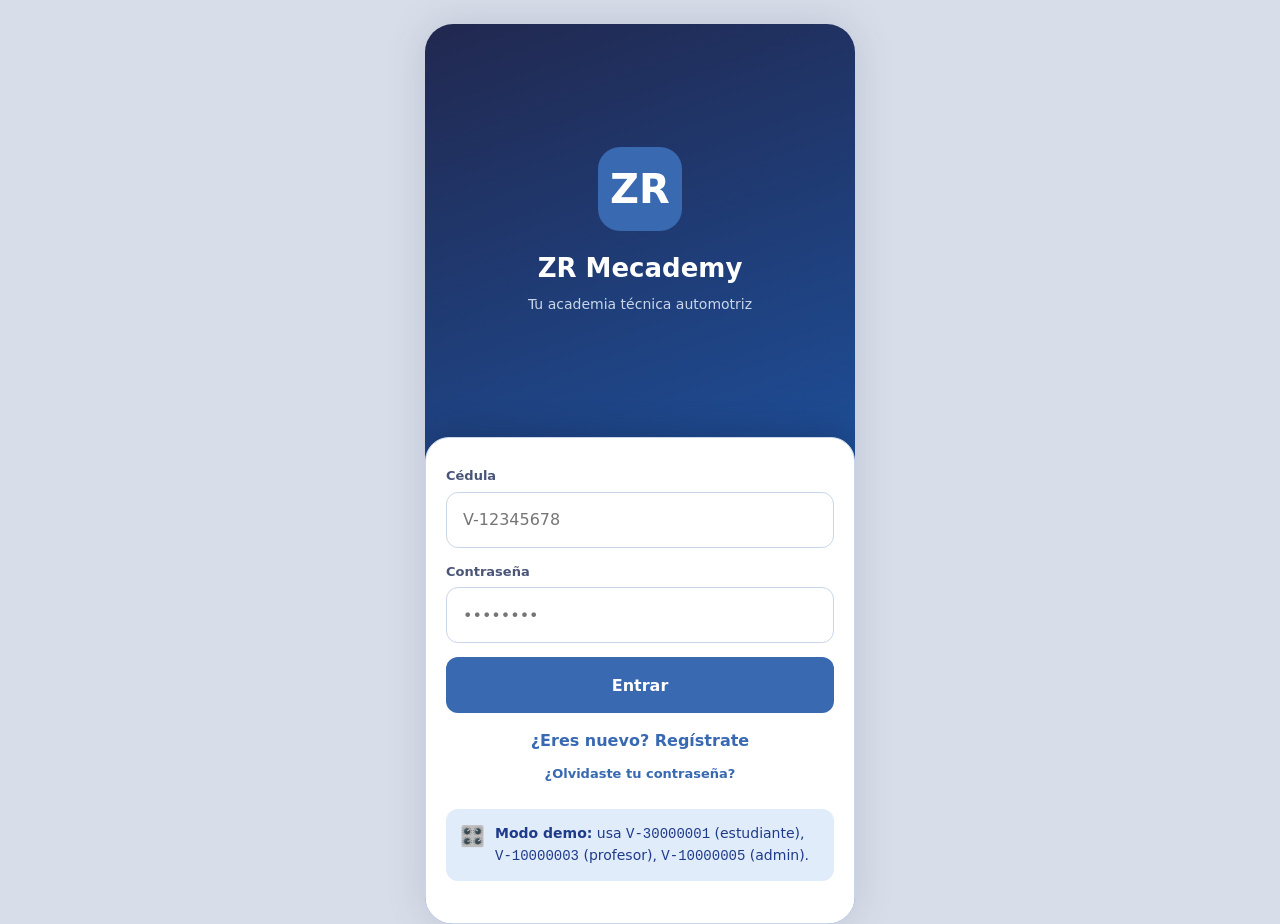
<file: _archivo/prototipos/ZR_APP_PROTOTIPO.html>
<!DOCTYPE html>
<html lang="es">
<head>
<meta charset="UTF-8">
<meta name="viewport" content="width=device-width, initial-scale=1.0, viewport-fit=cover">
<title>ZR App · Prototipo</title>
<style>
/* ============================================================
   ZR APP · PROTOTIPO VISUAL COMPLETO
   Identidad: Manual de Identidad ZR Mecademy 2025
   Colores, tipografía, medidas y voz según spec/06
   ============================================================ */
:root{
  --zr-navy:#21284F;
  --zr-blue-deep:#1E4D96;
  --zr-blue:#3869B1;
  --zr-blue-mid:#6590CB;
  --zr-blue-light:#98BAE3;
  --zr-white:#FFFFFF;
  --zr-success:#16A34A;
  --zr-warning:#EAB308;
  --zr-error:#DC2626;
  --zr-bg:#F5F7FB;
  --zr-surface:#FFFFFF;
  --zr-border:#C9D6EA;
  --zr-text:#21284F;
  --zr-text-muted:#4A5578;
  --zr-touch:48px;
  --zr-btn-h:56px;
  --zr-btn-h-lg:64px;
  --zr-radius:12px;
  --zr-gap:16px;
  --zr-page-pad:16px;
}
*{margin:0;padding:0;box-sizing:border-box;-webkit-tap-highlight-color:transparent}
html,body{height:100%}
body{
  font-family:'Raleway','Segoe UI',system-ui,-apple-system,sans-serif;
  background:var(--zr-bg);color:var(--zr-text);
  min-height:100vh;font-size:16px;line-height:1.5;
}
.serif{font-family:'Georgia',serif}
.hidden{display:none!important}
/* ============ PANTA - desktop viewport for the whole app ============ */
.phone{
  width:100%;max-width:430px;margin:0 auto;min-height:100vh;
  background:var(--zr-bg);position:relative;
  box-shadow:0 0 40px rgba(33,40,79,.15);
}
@media(min-width:431px){
  body{padding:24px 0;background:#d8dee9}
  .phone{border-radius:28px;min-height:calc(100vh - 48px);overflow:hidden}
}
/* ============ TOP BAR ============ */
.topbar{
  background:var(--zr-navy);color:#fff;padding:14px var(--zr-page-pad);
  display:flex;align-items:center;justify-content:space-between;
  position:sticky;top:0;z-index:50;gap:12px;
}
.topbar .logo{display:flex;align-items:center;gap:10px;font-weight:700;font-size:18px}
.topbar .logo .zr{
  width:34px;height:34px;background:var(--zr-blue);border-radius:9px;
  display:flex;align-items:center;justify-content:center;font-weight:800;font-size:16px;color:#fff;
}
.topbar .meta{font-size:11px;color:#c9d6ea;text-align:right;line-height:1.3}
.topbar .exit{cursor:pointer;color:#fff;background:rgba(255,255,255,.12);border:none;
  width:40px;height:40px;border-radius:10px;font-size:18px;flex-shrink:0}
/* ============ AUTH ============ */
.auth{display:flex;flex-direction:column;min-height:100vh;background:linear-gradient(160deg,var(--zr-navy) 0%,var(--zr-blue-deep) 55%,var(--zr-blue) 100%);padding:0}
.auth .brand{margin:auto;text-align:center;color:#fff;padding:32px 24px;width:100%;max-width:420px}
.auth .brand .big{width:84px;height:84px;background:var(--zr-blue);border-radius:22px;margin:0 auto 18px;display:flex;align-items:center;justify-content:center;font-size:40px;font-weight:800}
.auth .brand h1{font-size:26px;margin-bottom:6px}
.auth .brand p{color:#c9d6ea;font-size:14px}
.auth .card{background:var(--zr-surface);border-radius:24px 24px 0 0;padding:28px 20px calc(28px + env(safe-area-inset-bottom));width:100%;max-width:430px;margin:0 auto;box-shadow:0 -8px 30px rgba(0,0,0,.15)}
.field{margin-bottom:14px}
.field label{display:block;font-size:13px;font-weight:600;color:var(--zr-text-muted);margin-bottom:6px}
.field input,.field select,.field textarea{
  width:100%;height:var(--zr-btn-h);border:1.5px solid var(--zr-border);border-radius:12px;
  padding:0 16px;font-size:16px;font-family:inherit;color:var(--zr-text);background:#fff;
}
.field textarea{height:auto;padding:12px 16px;min-height:96px;resize:vertical}
.field input:focus,.field select:focus,.field textarea:focus{outline:none;border-color:var(--zr-blue);box-shadow:0 0 0 3px rgba(56,105,177,.18)}
.field .hint{font-size:12px;color:var(--zr-text-muted);margin-top:4px}
.btn{display:flex;align-items:center;justify-content:center;gap:8px;width:100%;min-height:var(--zr-btn-h);
  border:none;border-radius:12px;font-size:16px;font-weight:700;font-family:inherit;cursor:pointer;padding:0 16px}
.btn:active{transform:scale(.98)}
.btn-primary{background:var(--zr-blue);color:#fff}
.btn-outline{background:transparent;border:2px solid var(--zr-blue);color:var(--zr-blue)}
.btn-ghost{background:transparent;color:var(--zr-blue);font-weight:600}
.btn-warn{background:var(--zr-warning);color:#4a3500}
.btn-lg{min-height:var(--zr-btn-h-lg);font-size:17px}
.btn-danger{background:var(--zr-error);color:#fff}
.btn-success{background:var(--zr-success);color:#fff}
.btn[disabled]{opacity:.45;cursor:not-allowed}
.link{color:var(--zr-blue);text-decoration:none;font-weight:600}
.center{text-align:center}
.mt-8{margin-top:8px}.mt-16{margin-top:16px}.mt-24{margin-top:24px}
.mb-16{margin-bottom:16px}.mb-8{margin-bottom:8px}
.muted{color:var(--zr-text-muted);font-size:14px}
.small{font-size:13px}
.badge{display:inline-flex;align-items:center;gap:4px;font-size:12px;font-weight:700;padding:4px 10px;border-radius:999px}
.badge-success{background:#dcfce7;color:#166534}
.badge-warning{background:#fef3c7;color:#92400e}
.badge-error{background:#fee2e2;color:#991b1b}
.badge-info{background:#e0ecfa;color:#1e4d96}
.badge-neutral{background:#eef1f7;color:#4a5578}
/* ============ ALERT / AVISO ============ */
.aviso{display:flex;gap:10px;align-items:flex-start;border-radius:12px;padding:14px;font-size:14px;margin-bottom:14px}
.aviso .ic{font-size:20px;line-height:1.3}
.aviso-error{background:#fee2e2;color:#7f1d1d}
.aviso-warning{background:#fef9c3;color:#713f12}
.aviso-success{background:#dcfce7;color:#14532d}
.aviso-info{background:#e0ecfa;color:#1e3a8a}
/* ============ LAYOUT PROFESOR/ADMIN ============ */
.side{
  display:grid;grid-template-columns:72px 1fr;min-height:100vh;background:var(--zr-bg);
}
.side .rail{
  background:var(--zr-navy);display:flex;flex-direction:column;gap:6px;padding:16px 8px;align-items:stretch;
  position:sticky;top:0;height:100vh;overflow-y:auto;
}
.rail .item{
  display:flex;flex-direction:column;align-items:center;gap:3px;color:#c9d6ea;font-size:10px;
  padding:10px 4px;border-radius:10px;cursor:pointer;text-align:center;border:none;background:transparent;font-family:inherit;font-weight:600;
}
.rail .item .icon{font-size:20px}
.rail .item.active{background:var(--zr-blue-light);color:var(--zr-navy)}
.rail .item:hover{background:rgba(255,255,255,.08);color:#fff}
.content{padding:var(--zr-page-pad) 16px calc(20px + env(safe-area-inset-bottom));max-width:700px;margin:0 auto;width:100%}
/* ============ STUDENT BOTTOM NAV ============ */
.bottom-nav{
  position:fixed;bottom:0;left:50%;transform:translateX(-50%);width:100%;max-width:430px;
  background:var(--zr-navy);display:grid;grid-template-columns:repeat(4,1fr);z-index:60;
  padding-bottom:env(safe-area-inset-bottom);
}
.bottom-nav .bn{
  display:flex;flex-direction:column;align-items:center;gap:2px;color:#c9d6ea;font-size:10.5px;
  padding:10px 4px 8px;border:none;background:transparent;font-family:inherit;font-weight:600;cursor:pointer;
}
.bottom-nav .bn .icon{font-size:22px}
.bottom-nav .bn.active{color:var(--zr-blue-light)}
/* ============ CARDS ============ */
.card{background:var(--zr-surface);border:1px solid var(--zr-border);border-radius:var(--zr-radius);padding:16px;margin-bottom:14px}
.card h3{font-size:16px;margin-bottom:8px}
.info-band{background:var(--zr-blue-light);color:var(--zr-navy);border-radius:12px;padding:14px;margin-bottom:14px}
.info-band h3{font-size:16px;margin-bottom:4px}
.info-band .sub{font-size:13px;opacity:.85}
.list-item{display:flex;align-items:center;gap:12px;padding:14px 0;border-bottom:1px solid #edf1f8}
.list-item:last-child{border-bottom:none}
.list-item .av{width:44px;height:44px;border-radius:12px;background:var(--zr-blue-light);color:var(--zr-navy);display:flex;align-items:center;justify-content:center;font-weight:800;font-size:17px;flex-shrink:0}
.list-item .body{flex:1;min-width:0}
.list-item .title{font-weight:700;font-size:15px}
.list-item .subtitle{font-size:13px;color:var(--zr-text-muted)}
.chip{display:inline-block;font-size:11px;font-weight:700;padding:2px 8px;border-radius:999px;margin-top:3px}
.chip-ok{background:#dcfce7;color:#166534}
.chip-miss{background:#eef1f7;color:#4a5578}
.chip-next{background:#e0ecfa;color:#1e4d96}
.chip-red{background:#fee2e2;color:#991b1b}
.chip-yellow{background:#fef3c7;color:#92400e}
/* ============ QR / CARNET ============ */
.qr-wrap{
  border:3px solid var(--zr-navy);border-radius:14px;padding:14px;background:#fff;
  max-width:260px;margin:10px auto;position:relative;
}
.qr-canvas{width:100%;aspect-ratio:1;display:block;border-radius:6px}
.qr-bar{height:6px;border-radius:3px;background:var(--zr-blue);margin-top:10px;transition:width 1s linear}
.qr-timer{font-size:12px;color:var(--zr-text-muted);text-align:center;margin-top:6px}
.carnet-name{font-size:20px;font-weight:700;text-align:center}
.carnet-cedula{font-size:15px;color:var(--zr-text-muted);text-align:center}
/* ============ SCAN FRANJA ============ */
.scan-banner{
  border-radius:14px;padding:20px;text-align:center;margin-bottom:14px;min-height:110px;
  display:flex;flex-direction:column;align-items:center;justify-content:center;
}
.scan-banner .name{font-size:36px;font-weight:800;font-family:'Raleway',sans-serif;line-height:1.1}
.scan-banner .sub{font-size:14px;margin-top:4px;opacity:.9}
.scan-ok{background:var(--zr-success);color:#fff}
.scan-warn{background:var(--zr-warning);color:#4a3500}
.scan-err{background:var(--zr-error);color:#fff}
.counter{display:flex;align-items:center;justify-content:space-between;background:#fff;border:1px solid var(--zr-border);border-radius:12px;padding:14px}
.counter .num{font-size:28px;font-weight:800;color:var(--zr-navy)}
.counter .lbl{font-size:12px;color:var(--zr-text-muted)}
/* ============ EXAMEN ============ */
.progress-bar{height:8px;background:#e3e9f3;border-radius:4px;overflow:hidden;margin-bottom:8px}
.progress-bar .fill{height:100%;background:var(--zr-blue);border-radius:4px;transition:width .3s}
.opt{
  display:flex;align-items:center;gap:12px;width:100%;text-align:left;min-height:64px;
  border:2px solid var(--zr-border);border-radius:12px;background:#fff;padding:12px 14px;margin-bottom:10px;
  font-size:16px;font-family:inherit;color:var(--zr-text);cursor:pointer;
}
.opt .letter{width:32px;height:32px;border-radius:8px;background:#eef1f7;display:flex;align-items:center;justify-content:center;font-weight:700;flex-shrink:0}
.opt.selected{border-color:var(--zr-blue);background:#eef4fd}
.opt.selected .letter{background:var(--zr-blue);color:#fff}
.vf{display:grid;grid-template-columns:1fr 1fr;gap:12px}
.vf .opt{justify-content:center;min-height:120px;font-size:22px;font-weight:800;border-width:3px}
.vf .opt.v{color:#166534}
.vf .opt.f{color:#991b1b}
.vf .opt.selected.v{border-color:var(--zr-success);background:#dcfce7}
.vf .opt.selected.f{border-color:var(--zr-error);background:#fee2e2}
/* ============ TABLAS ============ */
.table{width:100%;border-collapse:collapse;background:#fff;border:1px solid var(--zr-border);border-radius:12px;overflow:hidden;font-size:14px}
.table th{background:var(--zr-navy);color:#fff;text-align:left;padding:10px 12px;font-size:12px}
.table td{padding:10px 12px;border-top:1px solid #edf1f8}
.table td input{width:70px;height:40px;border:1.5px solid var(--zr-border);border-radius:8px;padding:0 8px;font-size:15px;text-align:center}
.table .gray{color:#9aa3bd;font-weight:600}
/* ============ MODALES ============ */
.overlay{position:fixed;inset:0;background:rgba(33,40,79,.5);z-index:100;display:flex;align-items:flex-end;justify-content:center}
.modal{background:#fff;border-radius:20px 20px 0 0;width:100%;max-width:430px;padding:24px 20px calc(24px + env(safe-area-inset-bottom));max-height:88vh;overflow-y:auto;animation:slideUp .25s}
@keyframes slideUp{from{transform:translateY(40px);opacity:0}to{transform:none;opacity:1}}
.dropzone{border:2px dashed var(--zr-blue-mid);border-radius:12px;padding:22px;text-align:center;cursor:pointer;color:var(--zr-text-muted);background:#f7faff;margin-bottom:12px}
.dropzone.over{background:#e0ecfa;border-color:var(--zr-blue)}
.file-pill{display:flex;align-items:center;gap:8px;background:#eef1f7;border-radius:8px;padding:8px 12px;font-size:13px;margin-top:8px}
/* ============ GRIDS ============ */
.grid2{display:grid;grid-template-columns:1fr 1fr;gap:12px}
.stat-card{background:#fff;border:1px solid var(--zr-border);border-radius:12px;padding:16px}
.stat-card .num{font-size:30px;font-weight:800;color:var(--zr-navy)}
.stat-card .lbl{font-size:12.5px;color:var(--zr-text-muted);margin-top:2px}
.stat-card.warn .num{color:var(--zr-error)}
.mapa-comp{display:flex;align-items:center;gap:12px;padding:12px;border-radius:12px;margin-bottom:8px}
.mapa-comp .dot{width:34px;height:34px;border-radius:50%;flex-shrink:0;display:flex;align-items:center;justify-content:center;font-size:16px;color:#fff;font-weight:800}
.mapa-comp .dot.ok{background:var(--zr-success)}
.mapa-comp .dot.prog{background:var(--zr-blue-mid)}
.mapa-comp .dot.pend{background:#cbd5e1;color:#64748b}
.mapa-comp .t{flex:1;font-size:14.5px;font-weight:600}
.mapa-comp .st{font-size:12px;font-weight:700;padding:3px 10px;border-radius:999px}
.st-dominada{background:#dcfce7;color:#166534}
.st-progreso{background:#e0ecfa;color:#1e4d96}
.st-pendiente{background:#eef1f7;color:#64748b}
.tabs{display:flex;background:#eef1f7;border-radius:12px;padding:4px;margin-bottom:14px;gap:4px}
.tabs button{flex:1;border:none;background:transparent;padding:10px;border-radius:9px;font-weight:700;font-size:14px;cursor:pointer;font-family:inherit;color:var(--zr-text-muted)}
.tabs button.active{background:#fff;color:var(--zr-navy);box-shadow:0 1px 4px rgba(33,40,79,.12)}
.toggle{display:inline-flex;align-items:center;gap:8px;background:#fff;border:1.5px solid var(--zr-border);border-radius:12px;padding:8px 14px;cursor:pointer;font-weight:700;font-size:14px;font-family:inherit}
.toggle .pill{width:42px;height:24px;border-radius:12px;background:#cbd5e1;position:relative;transition:.2s}
.toggle .pill::after{content:'';position:absolute;top:3px;left:3px;width:18px;height:18px;border-radius:50%;background:#fff;transition:.2s}
.toggle.on{background:var(--zr-blue);color:#fff;border-color:var(--zr-blue)}
.toggle.on .pill{background:var(--zr-blue-light)}
.toggle.on .pill::after{left:21px}
.seg{display:flex;border-radius:12px;overflow:hidden;border:1.5px solid var(--zr-border);margin-bottom:14px}
.seg button{flex:1;padding:12px;border:none;background:#fff;font-weight:700;font-size:14px;font-family:inherit;cursor:pointer;color:var(--zr-text-muted)}
.seg button.active{background:var(--zr-blue);color:#fff}
.section-title{font-size:18px;font-weight:800;margin:6px 0 12px}
.pill-danger{background:var(--zr-error);color:#fff}
</style>
</head>
<body>
<div class="phone" id="phone">
<!-- ============================================================
     LOGIN
============================================================ -->
<div id="vista-login" class="auth">
  <div class="brand">
    <div class="big">ZR</div>
    <h1>ZR Mecademy</h1>
    <p>Tu academia técnica automotriz</p>
  </div>
  <div class="card">
    <div class="field">
      <label>Cédula</label>
      <input id="login-ced" placeholder="V-12345678" autocomplete="off" oninput="this.value=this.value.toUpperCase()">
    </div>
    <div class="field">
      <label>Contraseña</label>
      <input id="login-pass" type="password" placeholder="••••••••">
    </div>
    <div id="login-error" class="aviso aviso-error hidden"><span class="ic">⚠️</span><div>Cédula o contraseña incorrecta</div></div>
    <button class="btn btn-primary" onclick="ingresar()">Entrar</button>
    <div class="center mt-16">
      <a class="link" onclick="ir('registro')">¿Eres nuevo? Regístrate</a>
    </div>
    <div class="center mt-8">
      <a class="link small" onclick="ir('recuperar')">¿Olvidaste tu contraseña?</a>
    </div>
    <div class="mt-24 aviso aviso-info"><span class="ic">🎛️</span>
      <div><b>Modo demo:</b> usa <code>V-30000001</code> (estudiante), <code>V-10000003</code> (profesor), <code>V-10000005</code> (admin).</div>
    </div>
  </div>
</div>

<!-- ============================================================
     REGISTRO
============================================================ -->
<div id="vista-registro" class="hidden">
  <div class="topbar"><div class="logo"><div class="zr">ZR</div>Inscribirme</div>
    <button class="exit" onclick="ir('login')">✕</button></div>
  <div class="content">
    <div class="field">
      <label>Nombre completo</label>
      <input id="reg-nombre" placeholder="Ej. Luis Hernández">
    </div>
    <div class="field">
      <label>Cédula</label>
      <input id="reg-ced" placeholder="V-12345678" oninput="this.value=this.value.toUpperCase()">
    </div>
    <div class="field">
      <label>Fecha de nacimiento</label>
      <input id="reg-fecha" type="date">
      <div class="hint">Determina si hace falta consentimiento parental (15-17 años)</div>
    </div>
    <div class="field">
      <label>Correo de contacto</label>
      <input id="reg-correo" type="email" placeholder="Si eres menor de 18, pon el correo de tu representante">
    </div>
    <div class="field">
      <label>Teléfono (opcional)</label>
      <input id="reg-tel" placeholder="0412-0000000">
    </div>
    <div class="field">
      <label>Sede</label>
      <select id="reg-sede">
        <option>San Antonio de los Altos</option>
        <option>Caracas</option>
      </select>
    </div>
    <div class="field">
      <label>Turno</label>
      <select id="reg-turno">
        <option>Mañana (8:00 am)</option>
        <option>Tarde (1:00 pm)</option>
      </select>
    </div>
    <div class="field">
      <label>Contraseña</label>
      <input id="reg-pass" type="password" placeholder="Mínimo 8 caracteres">
    </div>
    <div class="field">
      <label>Repetir contraseña</label>
      <input id="reg-pass2" type="password">
    </div>
    <button class="btn btn-primary btn-lg" onclick="registrar()">Crear mi cuenta</button>
  </div>
</div>

<!-- ============================================================
     CONSENTIMIENTO (LOPNNA)
============================================================ -->
<div id="vista-consentimiento" class="hidden">
  <div class="topbar"><div class="logo"><div class="zr">ZR</div>Consentimiento</div></div>
  <div class="content">
    <div class="aviso aviso-warning"><span class="ic">👩‍⚖️</span>
      <div>Como eres <b>menor de edad</b>, la ley exige que tu representante legal autorice tu cuenta (LOPNNA).</div>
    </div>
    <div class="card">
      <h3>Datos del representante</h3>
      <div class="field"><label>Nombre</label><input id="rep-nombre" placeholder="Nombre y apellido"></div>
      <div class="field"><label>Cédula</label><input id="rep-ced" placeholder="V-12345678" oninput="this.value=this.value.toUpperCase()"></div>
      <div class="field"><label>Correo</label><input id="rep-correo" type="email"></div>
      <div class="field"><label>Teléfono</label><input id="rep-tel"></div>
      <div class="field">
        <label>Método de consentimiento</label>
        <select id="rep-metodo" onchange="toggleRepMetodo()">
          <option value="fisico">Firmó en papel en la sede</option>
          <option value="digital">Subir documento firmado</option>
        </select>
      </div>
      <div id="rep-doc-wrap" class="hidden">
        <div class="dropzone" id="dropzone" onclick="document.getElementById('fileInput').click()">
          <div style="font-size:28px">📄</div>
          <div><b>Toca para subir</b> el documento firmado</div>
        </div>
        <input type="file" id="fileInput" class="hidden" onchange="mostrarArchivo(this)">
        <div id="archivo-subido"></div>
      </div>
    </div>
    <button class="btn btn-primary btn-lg" onclick="guardarConsentimiento()">Guardar y entrar</button>
  </div>
</div>

<!-- ============================================================
     RECUPERAR
============================================================ -->
<div id="vista-recuperar" class="hidden">
  <div class="topbar"><div class="logo"><div class="zr">ZR</div>Recuperar</div>
    <button class="exit" onclick="ir('login')">✕</button></div>
  <div class="content">
    <p class="mb-16 muted">Escribe tu cédula. Te enviaremos el enlace a tu correo de contacto.</p>
    <div class="field"><label>Cédula</label><input id="rec-ced" placeholder="V-12345678"></div>
    <button class="btn btn-primary" onclick="recuperar()">Enviar enlace</button>
    <div id="rec-ok" class="aviso aviso-success hidden mt-16"><span class="ic">✅</span><div>Revisa tu correo de contacto (para menores, el del representante).</div></div>
  </div>
</div>

<!-- ============================================================
     ESTUDIANTE
============================================================ -->
<div id="vista-estudiante" class="hidden">
  <div class="topbar">
    <div class="logo"><div class="zr">ZR</div>Carnet</div>
    <div class="meta"><b id="est-nombre">Luis Hernández</b><br><span id="est-cedula">V-30000001</span></div>
    <button class="exit" onclick="salir()">⏻</button>
  </div>

  <!-- CARNET -->
  <div id="pantalla-carnet" class="content">
    <div class="card info-band">
      <h3>📅 PRÓXIMO SÁBADO</h3>
      <div class="sub"><b>sáb 15 ago</b> · Semana 2 · Diagnóstico de batería</div>
      <div class="mt-8" style="font-size:14px">Para llegar preparado:<br>Investiga los tipos de batería y cómo se mide su densidad.</div>
      <button class="btn btn-outline mt-8" onclick="navegar('progreso')">Ver la guía →</button>
    </div>

    <div class="card">
      <h3 style="display:flex;justify-content:space-between;align-items:center">🎯 MI PROGRESO
        <span class="badge badge-info" onclick="navegar('progreso')" style="cursor:pointer">Ver todas →</span>
      </h3>
      <div class="muted">Electricidad Automotriz</div>
      <div class="mt-8 mapa-comp" style="background:#eef1f7">
        <div class="dot ok">✓</div><div class="t">Dominas 2 de 4 competencias</div>
      </div>
    </div>

    <div class="card" style="text-align:center">
      <div class="carnet-name" id="carnet-nombre">Luis Hernández</div>
      <div class="carnet-cedula" id="carnet-ced">V-30000001</div>
      <div class="mt-8 badge badge-info">Cohorte 2026-B · Mañana · CCST-2026-01-001</div>

      <div class="qr-wrap">
        <canvas id="qrCanvas" class="qr-canvas" width="260" height="260"></canvas>
        <div class="qr-bar" id="qrBar"></div>
        <div class="qr-timer" id="qrTimer">Código válido por 30 s</div>
      </div>
      <div class="mt-8 small muted">Código: <code id="qrCodeText">ZR1|V-30000001|------</code></div>

      <div class="tabs mt-16">
        <button class="active" onclick="cambiarQR('asistencia',this)">Asistencia</button>
        <button onclick="cambiarQR('refrigerio',this)">Refrigerio</button>
      </div>

      <div class="mt-16 small muted">Módulos aprobados: <b>3 de 13</b></div>
    </div>
  </div>

  <!-- CLASES -->
  <div id="pantalla-clases" class="content hidden">
    <div class="section-title">Mis clases</div>
    <div class="list-item">
      <div class="av">1</div>
      <div class="body"><div class="title">sáb 15 ago · Diagnóstico de batería</div>
        <div class="subtitle">Semana 2 · Electricidad</div>
        <div class="chip chip-next">Próxima</div></div>
      <button class="btn btn-ghost" onclick="navegar('feedback')">Opinar</button>
    </div>
    <div class="list-item">
      <div class="av">2</div>
      <div class="body"><div class="title">sáb 08 ago · Ley de Ohm aplicada</div>
        <div class="subtitle">Semana 1 · Electricidad</div>
        <div class="chip chip-ok">Asististe ✓</div></div>
      <button class="btn btn-ghost" onclick="navegar('feedback')">Opinar</button>
    </div>
    <div class="list-item">
      <div class="av">3</div>
      <div class="body"><div class="title">sáb 01 ago · Introducción al taller</div>
        <div class="subtitle">Semana 1 · Electricidad</div>
        <div class="chip chip-miss">No registrada</div></div>
      <button class="btn btn-ghost" onclick="navegar('feedback')">Opinar</button>
    </div>
  </div>

  <!-- EXAMENES -->
  <div id="pantalla-examenes" class="content hidden">
    <div class="section-title">Exámenes</div>
    <div class="card">
      <div style="display:flex;justify-content:space-between;align-items:flex-start">
        <div>
          <h3>Diagnóstico de batería</h3>
          <div class="muted">Electricidad · 10 preguntas · 20 pts</div>
        </div>
        <span class="badge badge-success">Habilitado</span>
      </div>
      <button class="btn btn-primary mt-16" onclick="navegar('presentar')">Presentar examen →</button>
    </div>
    <div class="card">
      <h3>Ley de Ohm</h3>
      <div class="muted">Electricidad · Calificado</div>
      <div class="mt-8" style="font-size:34px;font-weight:800;color:var(--zr-success)">16,5 / 20</div>
      <div class="small muted">Aprueba con 12</div>
    </div>
    <div class="card">
      <h3>Sistema de carga</h3>
      <div class="muted">Entregado · Esperando calificación</div>
      <span class="badge badge-warning mt-8">En espera</span>
    </div>
  </div>

  <!-- PRESENTAR EXAMEN -->
  <div id="pantalla-presentar" class="content hidden">
    <div style="display:flex;justify-content:space-between;align-items:center;margin-bottom:4px">
      <div class="section-title" style="margin:0">Pregunta <span id="preg-actual">1</span> de <span id="preg-total">3</span></div>
      <span id="examen-tiempo" class="badge badge-neutral">08:32</span>
    </div>
    <div class="progress-bar"><div class="fill" id="preg-progress" style="width:33%"></div></div>
    <div id="pregunta-cuerpo"></div>
    <div style="display:flex;gap:10px;margin-top:16px">
      <button class="btn btn-outline" style="width:auto;flex:1" onclick="pregAnterior()">← Anterior</button>
      <button class="btn btn-primary" style="flex:1" onclick="pregSiguiente()">Siguiente →</button>
    </div>
  </div>

  <!-- PROGRESO / MAPA -->
  <div id="pantalla-progreso" class="content hidden">
    <div class="section-title">Electricidad Automotriz</div>
    <div class="muted mb-16">Dominas <b>2 de 4</b> competencias de este módulo</div>
    <div class="mapa-comp" style="background:#fff;border:1px solid var(--zr-border)">
      <div class="dot ok">✓</div><div class="t">Ley de Ohm aplicada</div>
      <span class="st st-dominada">Dominada</span>
    </div>
    <div class="mapa-comp" style="background:#fff;border:1px solid var(--zr-border)">
      <div class="dot ok">✓</div><div class="t">Diagnóstico de batería</div>
      <span class="st st-dominada">Dominada</span>
    </div>
    <div class="mapa-comp" style="background:#fff;border:1px solid var(--zr-border)">
      <div class="dot prog">↻</div><div class="t">Sistema de carga: alternador</div>
      <span class="st st-progreso">En progreso</span>
    </div>
    <div class="mapa-comp" style="background:#fff;border:1px solid var(--zr-border)">
      <div class="dot pend">·</div><div class="t">Lectura de diagramas eléctricos</div>
      <span class="st st-pendiente">Pendiente</span>
    </div>
    <div class="mt-16 aviso aviso-info"><span class="ic">🔒</span><div>Tu mapa es personal. Nadie más puede verlo, ni se compara con otros estudiantes.</div></div>
  </div>

  <!-- MATERIAL -->
  <div id="pantalla-material" class="content hidden">
    <div class="section-title">Material de estudio</div>
    <div class="card">
      <h3 style="display:flex;align-items:center;gap:8px">📘 Guía · Semana 2 <span class="badge badge-neutral">PDF · 2,4 MB</span></h3>
      <div class="muted">Diagnóstico de batería</div>
      <button class="btn btn-outline mt-8" onclick="verMaterial()">Ver / descargar</button>
    </div>
    <div class="card">
      <h3 style="display:flex;align-items:center;gap:8px">📊 Presentación · Ley de Ohm <span class="badge badge-neutral">PPT · 5,1 MB</span></h3>
      <div class="muted">Semana 1</div>
      <button class="btn btn-outline mt-8" onclick="verMaterial()">Ver / descargar</button>
    </div>
    <div class="card">
      <h3 style="display:flex;align-items:center;gap:8px">🖼️ Esquema del alternador <span class="badge badge-neutral">IMG · 800 KB</span></h3>
      <div class="muted">Semana 3</div>
      <button class="btn btn-outline mt-8" onclick="verMaterial()">Ver</button>
    </div>
  </div>

  <!-- NOTAS -->
  <div id="pantalla-notas" class="content hidden">
    <div class="section-title">Mis notas</div>
    <table class="table">
      <tr><th>Módulo</th><th>Final</th><th>Estado</th></tr>
      <tr><td>Seguridad y taller</td><td class="gray">18,0</td><td><span class="badge badge-success">Aprobado</span></td></tr>
      <tr><td>Herramientas básicas</td><td class="gray">15,5</td><td><span class="badge badge-success">Aprobado</span></td></tr>
      <tr><td>Electricidad automotriz</td><td class="gray">16,5</td><td><span class="badge badge-success">En curso</span></td></tr>
    </table>
    <div class="mt-16 muted small">Aprueba con 12 · Primer módulo aprueba con 10</div>
  </div>

  <!-- FEEDBACK -->
  <div id="pantalla-feedback" class="content hidden">
    <div class="section-title">Tu opinión sobre la clase</div>
    <div class="aviso aviso-info"><span class="ic">🤫</span><div>Tu respuesta es <b>anónima</b> para tu profesor. Solo se muestra el promedio del grupo (mín. 3 respuestas).</div></div>
    <div class="card">
      <div class="mb-8" style="font-weight:600">¿Se entendió la clase?</div>
      <div class="grid2" id="f1"></div>
    </div>
    <div class="card">
      <div class="mb-8" style="font-weight:600">¿El taller tenía lo necesario?</div>
      <div class="grid2" id="f2"></div>
    </div>
    <div class="card">
      <div class="mb-8" style="font-weight:600">¿Te sentiste preparado para la práctica?</div>
      <div class="grid2" id="f3"></div>
    </div>
    <button class="btn btn-primary btn-lg" onclick="enviarFeedback()">Enviar</button>
  </div>

  <div class="bottom-nav">
    <button class="bn active" onclick="navegar('carnet',this)"><span class="icon">🪪</span>Carnet</button>
    <button class="bn" onclick="navegar('clases',this)"><span class="icon">🗓️</span>Clases</button>
    <button class="bn" onclick="navegar('examenes',this)"><span class="icon">📝</span>Exámenes</button>
    <button class="bn" onclick="navegar('material',this)"><span class="icon">📚</span>Material</button>
  </div>
</div>

<!-- ============================================================
     PROFESOR
============================================================ -->
<div id="vista-profesor" class="hidden">
  <div class="side">
    <div class="rail">
      <button class="item active" onclick="navegarP('hoy',this)"><span class="icon">🏠</span>Hoy</button>
      <button class="item" onclick="navegarP('sesiones',this)"><span class="icon">🗓️</span>Sesiones</button>
      <button class="item" onclick="navegarP('examenesP',this)"><span class="icon">📝</span>Exámenes</button>
      <button class="item" onclick="navegarP('calificar',this)"><span class="icon">✅</span>Calificar</button>
      <button class="item" onclick="navegarP('notasC',this)"><span class="icon">📊</span>Notas</button>
      <button class="item" onclick="navegarP('contenidoP',this)"><span class="icon">📚</span>Material</button>
      <button class="item" onclick="salir()"><span class="icon">⏻</span>Salir</button>
    </div>
    <div class="content">

      <!-- HOY -->
      <div id="ph-hoy">
        <div class="section-title">Hola, Prof. Carlos 👋</div>
        <div class="card info-band">
          <h3>LA CLASE DE HOY</h3>
          <div class="sub"><b>Cohorte 2026-B</b> · Electricidad · Taller 2 · Mañana</div>
          <div class="mt-8" style="font-size:14px">24 estudiantes</div>
          <button class="btn btn-primary btn-lg mt-16" onclick="abrirSesion()">🔓 Abrir clase y pasar asistencia</button>
        </div>
        <div class="card">
          <div class="list-item">
            <div class="av">📝</div>
            <div class="body"><div class="title">2 exámenes por calificar</div></div>
            <button class="btn btn-ghost" onclick="navegarP('calificar',document.querySelector('.rail').children[3])">Ir →</button>
          </div>
          <div class="list-item">
            <div class="av">📊</div>
            <div class="body"><div class="title">Asistencia sáb pasado</div><div class="subtitle">21 de 24 presentes</div></div>
          </div>
          <div class="list-item">
            <div class="av">❓</div>
            <div class="body"><div class="title">Dudas de la semana: 6</div><div class="subtitle">3 sobre batería · 2 sobre alternador · 1 general</div></div>
            <button class="btn btn-ghost" onclick="verDudas()">Ver →</button>
          </div>
        </div>
      </div>

      <!-- SESIONES -->
      <div id="ph-sesiones" class="hidden">
        <div class="section-title">Sesiones</div>
        <div class="list-item">
          <div class="av">S2</div>
          <div class="body"><div class="title">sáb 15 ago · Diagnóstico de batería</div><div class="subtitle">Cohorte 2026-B · Mañana</div>
            <div class="chip chip-next">Programada</div></div>
          <button class="btn btn-ghost" onclick="abrirSesion()">Abrir</button>
        </div>
        <div class="list-item">
          <div class="av">S1</div>
          <div class="body"><div class="title">sáb 08 ago · Ley de Ohm</div><div class="subtitle">Cohorte 2026-B</div>
            <div class="chip chip-ok">Cerrada</div></div>
          <button class="btn btn-ghost" onclick="verSesionDetalle()">Ver</button>
        </div>
      </div>

      <!-- EXAMENES PROFESOR -->
      <div id="ph-examenes" class="hidden">
        <div class="section-title">Exámenes</div>
        <button class="btn btn-primary mb-16" onclick="nuevoExamen()">＋ Crear examen</button>
        <div class="card">
          <div style="display:flex;justify-content:space-between;align-items:center">
            <div><h3>Diagnóstico de batería</h3><div class="muted">20 pts · 10 preguntas</div></div>
            <span class="badge badge-success">Habilitado</span>
          </div>
          <div class="mt-8" style="display:flex;gap:8px;flex-wrap:wrap">
            <button class="btn btn-outline" style="width:auto;min-height:44px;font-size:14px">Editar</button>
            <button class="btn btn-outline" style="width:auto;min-height:44px;font-size:14px">Duplicar</button>
          </div>
        </div>
        <div class="card">
          <h3>Sistema de carga</h3><div class="muted">20 pts · 12 preguntas</div>
          <span class="badge badge-neutral mt-8">Oculto</span>
        </div>
      </div>

      <!-- CALIFICAR -->
      <div id="ph-calificar" class="hidden">
        <div class="section-title">Calificar redacciones</div>
        <div class="aviso aviso-info"><span class="ic">📜</span><div>La rúbrica siempre está visible para que todos los profesores califiquen parecido.</div></div>
        <div class="card">
          <div class="muted mb-8">Pregunta (5 pts)</div>
          <div style="font-weight:600;font-size:15px">¿Qué función cumple el alternador en el sistema de carga?</div>
          <div class="mt-16 aviso aviso-warning" style="font-size:13px"><span class="ic">📋</span><div><b>Rúbrica:</b> Menciona generación de corriente, carga de batería (3 pts), regulación de voltaje (2 pts).</div></div>
          <div class="mt-16" style="background:#f7f9fc;border-radius:10px;padding:12px;font-size:14px">
            <b>Respuesta de Ana Torres:</b><br>El alternador convierte energía mecánica en corriente para recargar la batería mientras el motor gira...
          </div>
          <div class="grid2 mt-16">
            <div class="field"><label>Puntaje (0-5)</label><input type="number" value="4" min="0" max="5"></div>
            <div class="field"><label>Comentario</label><input placeholder="Opcional"></div>
          </div>
          <button class="btn btn-primary mt-8" onclick="calificarSiguiente()">Guardar y siguiente →</button>
        </div>
      </div>

      <!-- NOTAS COHORTE -->
      <div id="ph-notas" class="hidden">
        <div class="section-title">Notas · Cohorte 2026-B</div>
        <div class="field"><label>Peso de participación (mínimo 5%)</label><input type="number" value="10" min="5" max="100" style="width:100px;text-align:center"></div>
        <table class="table mt-16">
          <tr><th>Estudiante</th><th>Teoría</th><th>Práctica</th><th>Part.</th><th>Final</th></tr>
          <tr><td>Ana Torres</td><td><input value="16"></td><td><input value="14"></td><td><input value="20"></td><td class="gray">15,50</td></tr>
          <tr><td>Luis Hernández</td><td><input value="15"></td><td><input value="17"></td><td><input value="18"></td><td class="gray">16,10</td></tr>
          <tr><td>María Pérez</td><td><input value="11"></td><td><input value="12"></td><td><input value="10"></td><td class="gray">11,40</td></tr>
        </table>
        <div class="mt-16 small muted">La nota final y el estado los calcula el servidor. Aquí solo se editan teoría, práctica y participación.</div>
      </div>

      <!-- CONTENIDO -->
      <div id="ph-contenido" class="hidden">
        <div class="section-title">Subir material</div>
        <div class="card">
          <div class="field"><label>Título</label><input placeholder="Guía · Semana 3"></div>
          <div class="field"><label>Módulo</label><select><option>Electricidad automotriz</option><option>Transmisión</option></select></div>
          <div class="field"><label>Semana</label><input type="number" value="3"></div>
          <div class="dropzone" onclick="document.getElementById('fileP').click()">📄 <b>Toca para subir archivo</b> (PDF, presentación, imagen)<br><span class="small">máx. 50 MB</span></div>
          <input type="file" id="fileP" class="hidden" onchange="mostrarArchivoP(this)">
          <div id="archivoP"></div>
          <label class="toggle" style="margin-top:10px"><span class="pill"></span>Publicar ahora</label>
          <button class="btn btn-primary mt-16" onclick="subirContenido()">Publicar</button>
        </div>
      </div>

    </div>
  </div>
</div>

<!-- ============================================================
     ESCANEO (PANTALLA COMPLETA)
============================================================ -->
<div id="vista-escanear" class="hidden">
  <div class="topbar">
    <div class="logo"><div class="zr">ZR</div>Escanear · sáb 15 ago</div>
    <button class="exit" onclick="volverProfesor()">←</button>
  </div>
  <div style="padding:16px;background:var(--zr-bg);min-height:calc(100vh - 74px)">
    <div class="seg">
      <button class="active" id="seg-asistencia" onclick="cambiarModo('asistencia')">Asistencia</button>
      <button id="seg-refri" onclick="cambiarModo('refrigerio')">Refrigerio</button>
    </div>
    <div id="camara-sim" style="background:#000;border-radius:14px;min-height:46vh;display:flex;align-items:center;justify-content:center;position:relative;overflow:hidden;flex-direction:column;color:#8b93ad">
      <div style="font-size:56px;opacity:.8">📷</div>
      <div class="mt-8" style="font-size:15px">Simulación de cámara</div>
      <div style="font-size:12px;opacity:.7;margin-top:4px">Toca un botón de abajo para simular un escaneo</div>
    </div>
    <div id="scan-resultado" class="scan-banner" style="background:#f1f5f9;color:#64748b;margin-top:14px">
      <div style="font-size:15px">Esperando escaneo…</div>
    </div>
    <div class="counter">
      <div><div class="num" id="scan-contador">18</div><div class="lbl">de 24 registrados</div></div>
      <div style="text-align:right">
        <div class="num" style="font-size:18px" id="scan-pendientes">0</div><div class="lbl">sin sincronizar</div>
      </div>
    </div>
    <div class="grid2 mt-16">
      <button class="btn btn-outline" onclick="simularEscaneo('ok')">✓ OK</button>
      <button class="btn btn-ghost" onclick="buscarPorCedula()">Buscar por cédula</button>
    </div>
    <div class="grid2 mt-8">
      <button class="btn btn-outline" onclick="simularEscaneo('duplicado')">Ya registrado</button>
      <button class="btn btn-ghost" onclick="simularEscaneo('vencido')">Código vencido</button>
    </div>
  </div>
</div>

<!-- ============================================================
     ADMIN
============================================================ -->
<div id="vista-admin" class="hidden">
  <div class="side">
    <div class="rail">
      <button class="item active" onclick="navegarA('panel',this)"><span class="icon">📊</span>Panel</button>
      <button class="item" onclick="navegarA('estudiantes',this)"><span class="icon">🧑‍🎓</span>Estudiantes</button>
      <button class="item" onclick="navegarA('consentimientos',this)"><span class="icon">📋</span>Consent.</button>
      <button class="item" onclick="navegarA('cohortes',this)"><span class="icon">🏷️</span>Cohortes</button>
      <button class="item" onclick="navegarA('reportes',this)"><span class="icon">📈</span>Reportes</button>
      <button class="item hidden" id="nav-config" onclick="navegarA('config',this)"><span class="icon">⚙️</span>Config</button>
      <button class="item" onclick="salir()"><span class="icon">⏻</span>Salir</button>
    </div>
    <div class="content">

      <!-- PANEL -->
      <div id="pa-panel">
        <div class="section-title">Panel</div>
        <div class="grid2">
          <div class="stat-card"><div class="num">96</div><div class="lbl">Estudiantes activos</div></div>
          <div class="stat-card warn"><div class="num">3</div><div class="lbl">Consentimientos pendientes</div></div>
          <div class="stat-card"><div class="num">21/24</div><div class="lbl">Asistencia último sábado</div></div>
          <div class="stat-card"><div class="num">2</div><div class="lbl">Exámenes sin calificar</div></div>
        </div>
        <div class="mt-16 aviso aviso-error" id="aviso-consent"><span class="ic">⚠️</span><div><b>Hay 3 consentimientos pendientes.</b> Obligatorio por LOPNNA.
          <a class="link" onclick="navegarA('consentimientos',document.getElementById('nav-cons'))">Revisar ahora →</a></div></div>
      </div>

      <!-- ESTUDIANTES -->
      <div id="pa-estudiantes" class="hidden">
        <div class="section-title">Estudiantes</div>
        <div style="display:flex;gap:8px;margin-bottom:12px">
          <input placeholder="Buscar por nombre o cédula" style="flex:1;height:52px;border:1.5px solid var(--zr-border);border-radius:12px;padding:0 14px;font-size:15px">
        </div>
        <button class="btn btn-primary mb-16" onclick="importarCSV()">📥 Cargar CSV</button>
        <div class="card">
          <div class="list-item"><div class="av">AH</div><div class="body"><div class="title">Ana Hernández</div><div class="subtitle">V-30000001 · 17 años · Cohorte B · Mañana</div>
            <div class="chip chip-yellow">Consent. pendiente</div></div></div>
          <div class="list-item"><div class="av">LT</div><div class="body"><div class="title">Luis Torres</div><div class="subtitle">V-30000002 · 19 años · Cohorte A · Tarde</div>
            <div class="chip chip-ok">Completo</div></div></div>
          <div class="list-item"><div class="av">MP</div><div class="body"><div class="title">María Pérez</div><div class="subtitle">V-30000003 · 16 años · Cohorte B · Mañana</div>
            <div class="chip chip-red">Sin consentimiento</div></div></div>
        </div>
      </div>

      <!-- CONSENTIMIENTOS -->
      <div id="pa-consentimientos" class="hidden">
        <div class="section-title">Consentimientos pendientes</div>
        <div class="aviso aviso-warning"><span class="ic">👩‍⚖️</span><div>Esta cola evita que la academia incumpla LOPNNA. Los menores de 15-17 no pueden activar su cuenta sin esto.</div></div>
        <div class="card">
          <div class="list-item"><div class="av">AH</div><div class="body"><div class="title">Ana Hernández · 17 años</div>
            <div class="subtitle">Representante: Rosa Hernández · 📄 documento adjunto</div>
            <div class="chip chip-yellow">Sin verificar</div></div>
          <button class="btn btn-success" style="width:auto;min-height:44px;font-size:14px" onclick="verificarConsent(this)">✓ Verificar</button></div>
        </div>
        <div class="card">
          <div class="list-item"><div class="av">MP</div><div class="body"><div class="title">María Pérez · 16 años</div>
            <div class="subtitle">Representante: Carlos Pérez</div>
            <div class="chip chip-red">Falta consentimiento</div></div>
          <button class="btn btn-outline" style="width:auto;min-height:44px;font-size:14px" onclick="subirDocConsent(this)">Adjuntar</button></div>
        </div>
      </div>

      <!-- COHORTES -->
      <div id="pa-cohortes" class="hidden">
        <div class="section-title">Cohortes</div>
        <button class="btn btn-primary mb-16" onclick="nuevaCohorte()">＋ Crear cohorte</button>
        <div class="card">
          <div class="list-item"><div class="av">B</div><div class="body"><div class="title">Cohorte 2026-B · Sábado 8am</div>
            <div class="subtitle">Prof. Carlos Rivas · Taller 2 · 24 estudiantes</div>
            <div class="chip chip-info">Módulo: Electricidad (3 de 13)</div></div>
          <button class="btn btn-ghost" onclick="avanzarModulo()">Avanzar →</button></div>
        </div>
        <div class="card">
          <div class="list-item"><div class="av">A</div><div class="body"><div class="title">Cohorte 2026-A · Sábado 1pm</div>
            <div class="subtitle">Prof. Lucía Díaz · Taller 1 · 21 estudiantes</div>
            <div class="chip chip-info">Módulo: Transmisión (5 de 13)</div></div></div>
        </div>
      </div>

      <!-- REPORTES -->
      <div id="pa-reportes" class="hidden">
        <div class="section-title">Reportes</div>
        <div class="card">
          <div class="list-item"><div class="av">1</div><div class="body"><div class="title">Asistencia por cohorte y sesión</div></div>
            <button class="btn btn-outline" style="width:auto;min-height:44px;font-size:14px" onclick="exportarCSV()">CSV</button></div>
          <div class="list-item"><div class="av">2</div><div class="body"><div class="title">Avance académico por módulo</div></div>
            <button class="btn btn-outline" style="width:auto;min-height:44px;font-size:14px" onclick="exportarCSV()">CSV</button></div>
          <div class="list-item"><div class="av">3</div><div class="body"><div class="title">Uso del repositorio de contenido</div></div>
            <button class="btn btn-outline" style="width:auto;min-height:44px;font-size:14px" onclick="exportarCSV()">CSV</button></div>
          <div class="list-item"><div class="av">4</div><div class="body"><div class="title">Exámenes sin calificar (antigüedad)</div></div>
            <button class="btn btn-outline" style="width:auto;min-height:44px;font-size:14px" onclick="exportarCSV()">CSV</button></div>
        </div>
        <div class="card">
          <h3>Filtros</h3>
          <div class="field"><label>Sede</label><select><option>Todas</option><option>San Antonio</option><option>Caracas</option></select></div>
          <div class="field"><label>Turno</label><select><option>Todos</option><option>Mañana</option><option>Tarde</option></select></div>
          <div class="field"><label>Estado de competencia</label><select><option>Todos</option><option>Dominada</option><option>En desarrollo</option><option>Requiere refuerzo</option></select></div>
        </div>
      </div>

      <!-- CONFIG -->
      <div id="pa-config" class="hidden">
        <div class="section-title">Configuración del sistema</div>
        <div class="aviso aviso-warning"><span class="ic">⚙️</span><div>Solo <b>super_admin</b>. Todos los números de negocio viven aquí, no en el código.</div></div>
        <div class="card">
          <table class="table">
            <tr><th>Clave</th><th>Valor</th><th>Público</th></tr>
            <tr><td>module.passing_threshold_first</td><td><input value="10" style="width:60px"></td><td>✅</td></tr>
            <tr><td>module.passing_threshold_default</td><td><input value="12" style="width:60px"></td><td>✅</td></tr>
            <tr><td>exam.max_score</td><td><input value="20" style="width:60px"></td><td>✅</td></tr>
            <tr><td>attendance.qr_window_seconds</td><td><input value="30" style="width:60px"></td><td>✅</td></tr>
            <tr><td>feedback.micro_max_questions</td><td><input value="3" style="width:60px"></td><td>✅</td></tr>
            <tr><td>feedback.min_responses_to_show</td><td><input value="3" style="width:60px"></td><td>—</td></tr>
          </table>
          <button class="btn btn-primary mt-16" onclick="guardarConfig()">Guardar cambios</button>
        </div>
      </div>

    </div>
  </div>
</div>

<!-- ============================================================
     MODALES
============================================================ -->
<div id="modal-overlay" class="overlay hidden">
  <div class="modal" id="modal-body"></div>
</div>

</div><!-- /phone -->

<script>
/* ============================================================
   NAVEGACIÓN GENERAL
============================================================ */
let rolActual = null;
let usuarioDemo = null;
const VISTAS = ['login','registro','consentimiento','recuperar','estudiante','profesor','admin','escanear'];

function mostrarVista(id){
  VISTAS.forEach(v=>document.getElementById('vista-'+v).classList.add('hidden'));
  document.getElementById('vista-'+id).classList.remove('hidden');
  if(id==='phone'){}
  window.scrollTo(0,0);
}
function ir(id){ mostrarVista(id); }
function salir(){ pararQR(); rolActual=null; usuarioDemo=null; mostrarVista('login'); }

/* ============================================================
   LOGIN
============================================================ */
const DEMOS = {
  'V-30000001':{rol:'estudiante',nombre:'Luis Hernández',cedula:'V-30000001'},
  'V-30000002':{rol:'estudiante',nombre:'María Pérez',cedula:'V-30000002'},
  'V-10000003':{rol:'profesor',nombre:'Prof. Carlos Rivas',cedula:'V-10000003'},
  'V-10000005':{rol:'admin',nombre:'Admin ZR',cedula:'V-10000005'},
  'V-10000001':{rol:'super_admin',nombre:'Dirección ZR',cedula:'V-10000001'},
};
function ingresar(){
  const ced = document.getElementById('login-ced').value.trim();
  const pass = document.getElementById('login-pass').value;
  const err = document.getElementById('login-error');
  if(!pass){ err.classList.remove('hidden'); return; }
  const u = DEMOS[ced];
  if(!u){ err.classList.remove('hidden'); return; }
  err.classList.add('hidden');
  usuarioDemo = u; rolActual = u.rol;
  if(u.rol==='estudiante') entrarEstudiante();
  else if(u.rol==='profesor') entrarProfesor();
  else entrarAdmin();
}
/* ============================================================
   REGISTRO
============================================================ */
function edadDesde(fecha){
  const f = new Date(fecha); const hoy = new Date();
  let e = hoy.getFullYear()-f.getFullYear();
  const m = hoy.getMonth()-f.getMonth();
  if(m<0||(m===0&&hoy.getDate()<f.getDate())) e--;
  return e;
}
function registrar(){
  const fecha = document.getElementById('reg-fecha').value;
  const nom = document.getElementById('reg-nombre').value.trim();
  const ced = document.getElementById('reg-ced').value.trim();
  if(!fecha||!nom||!ced){ alert('Completa los campos obligatorios'); return; }
  const e = edadDesde(fecha);
  const sede = document.getElementById('reg-sede').value;
  const turno = document.getElementById('reg-turno').value;
  if(e<15){ alert('La academia acepta estudiantes a partir de 15 años.'); return; }
  // Registro tipo
  alert('✅ Cuenta creada: '+nom+' ('+ced+') · Sede: '+sede+' · Turno: '+turno);
  usuarioDemo = {rol:'estudiante',nombre:nom,cedula:ced};
  if(e<18){
    mostrarVista('consentimiento');
  } else {
    rolActual='estudiante';
    entrarEstudiante();
  }
}
function toggleRepMetodo(){
  const m = document.getElementById('rep-metodo').value;
  document.getElementById('rep-doc-wrap').classList.toggle('hidden', m!=='digital');
}
function mostrarArchivo(inp){
  const f = inp.files[0];
  if(f) document.getElementById('archivo-subido').innerHTML =
    '<div class="file-pill">📄 '+f.name+' · '+Math.round(f.size/1024)+' KB</div>';
}
function guardarConsentimiento(){
  const n = document.getElementById('rep-nombre').value.trim();
  if(!n){ alert('Escribe el nombre del representante'); return; }
  alert('✅ Consentimiento registrado. El admin lo verificará.');
  rolActual='estudiante';
  entrarEstudiante();
}
function recuperar(){
  const c = document.getElementById('rec-ced').value.trim();
  if(!c){ alert('Escribe tu cédula'); return; }
  document.getElementById('rec-ok').classList.remove('hidden');
}
/* ============================================================
   ESTUDIANTE
============================================================ */
const pantallasEst = ['carnet','clases','examenes','presentar','progreso','material','notas','feedback'];
function entrarEstudiante(){
  document.getElementById('est-nombre').textContent = usuarioDemo.nombre;
  document.getElementById('est-cedula').textContent = usuarioDemo.cedula;
  document.getElementById('carnet-nombre').textContent = usuarioDemo.nombre;
  document.getElementById('carnet-ced').textContent = usuarioDemo.cedula;
  mostrarVista('estudiante');
  navegar('carnet');
  iniciarQR();
}
function navegar(p,el){
  pantallasEst.forEach(x=>document.getElementById('pantalla-'+x).classList.add('hidden'));
  document.getElementById('pantalla-'+p).classList.remove('hidden');
  document.querySelectorAll('.bottom-nav .bn').forEach(b=>b.classList.remove('active'));
  if(el) el.classList.add('active');
  if(p==='feedback') renderEstrellas();
  window.scrollTo(0,0);
}
/* QR animado estilo TOTP */
let qrTimer = null;
function iniciarQR(){ pararQR(); actualizarQR(); qrTimer=setInterval(actualizarQR,1000); }
function pararQR(){ if(qrTimer){clearInterval(qrTimer);qrTimer=null;} }
let segundosRestantes = 30;
let modoQR = 'asistencia';
function actualizarQR(){
  segundosRestantes--;
  if(segundosRestantes<0) segundosRestantes=29;
  const codigo = String(Math.floor(100000+Math.random()*900000));
  document.getElementById('qrCodeText').textContent = 'ZR1|'+usuarioDemo.cedula+'|'+codigo;
  document.getElementById('qrTimer').textContent = 'Código válido por '+segundosRestantes+' s';
  const bar = document.getElementById('qrBar');
  bar.style.width = (segundosRestantes/30*100)+'%';
  dibujarQR('ZR1|'+usuarioDemo.cedula+'|'+codigo);
}
function cambiarQR(modo,el){
  modoQR = modo;
  document.querySelectorAll('#pantalla-carnet .tabs button').forEach(b=>b.classList.remove('active'));
  el.classList.add('active');
}
/* dibujar un QR falso pero visual */
function dibujarQR(texto){
  const cv = document.getElementById('qrCanvas');
  const ctx = cv.getContext('2d');
  const n = 21; const cell = cv.width/n;
  ctx.fillStyle='#fff'; ctx.fillRect(0,0,cv.width,cv.height);
  // patrón de posición (finders)
  const finder = [[0,0],[n-7,0],[0,n-7]];
  ctx.fillStyle='#21284F';
  finder.forEach(([x,y])=>{
    ctx.fillRect(x*cell,y*cell,7*cell,7*cell);
    ctx.fillStyle='#fff';
    ctx.fillRect((x+1)*cell,(y+1)*cell,5*cell,5*cell);
    ctx.fillStyle='#21284F';
    ctx.fillRect((x+2)*cell,(y+2)*cell,3*cell,3*cell);
  });
  // módulos pseudo-aleatorios deterministas
  let seed = 7;
  for(let i=0;i<texto.length;i++) seed = (seed*31 + texto.charCodeAt(i))>>>0;
  const rand=()=>{ seed=(seed*1103515245+12345)>>>0; return seed/4294967296; };
  for(let y=0;y<n;y++) for(let x=0;x<n;x++){
    if(x<7&&y<7)continue; if(x>n-8&&y<7)continue; if(x<7&&y>n-8)continue;
    if(rand()>0.52){ ctx.fillStyle=rand()>0.5?'#3869B1':'#21284F'; ctx.fillRect(x*cell,y*cell,cell,cell); }
  }
}
/* ============================================================
   EXAMEN INTERACTIVO
============================================================ */
const preguntasDemo = [
  {tipo:'om',enunciado:'¿Qué mide un multímetro en modo voltaje?',ops:[{k:'A',t:'La corriente que circula'},{k:'B',t:'La diferencia de potencial entre dos puntos'},{k:'C',t:'La resistencia del circuito'},{k:'D',t:'La potencia consumida'}]},
  {tipo:'vf',enunciado:'Un alternador genera corriente continua.',valor:false},
  {tipo:'om',enunciado:'¿Cuál es la unidad de la resistencia eléctrica?',ops:[{k:'A',t:'Voltio'},{k:'B',t:'Amperio'},{k:'C',t:'Ohmio'},{k:'D',t:'Vatio'}]},
];
let pregIdx=0, pregResp=[null,null,null], pregTempIni;
function navegar(p,el){
  if(p==='presentar'){ pregIdx=0; pregResp=[null,null,null]; pregTempIni=Date.now(); renderPregunta(); }
  pantallasEst.forEach(x=>document.getElementById('pantalla-'+x).classList.add('hidden'));
  document.getElementById('pantalla-'+p).classList.remove('hidden');
  if(el) el.classList.remove('active');
  if(p==='feedback') renderEstrellas();
  window.scrollTo(0,0);
}
function renderPregunta(){
  const q = preguntasDemo[pregIdx];
  document.getElementById('preg-actual').textContent = pregIdx+1;
  document.getElementById('preg-total').textContent = preguntasDemo.length;
  document.getElementById('preg-progress').style.width = ((pregIdx+1)/preguntasDemo.length*100)+'%';
  const cuerpo = document.getElementById('pregunta-cuerpo');
  let html = '<div class="mb-16" style="font-size:17px;font-weight:600">'+q.enunciado+'</div>';
  if(q.tipo==='om'){
    q.ops.forEach((o,i)=>{
      const sel = pregResp[pregIdx]===o.k?'selected':'';
      html+='<button class="opt '+sel+'" onclick="selPreg(\''+o.k+'\',this)"><span class="letter">'+o.k+'</span>'+o.t+'</button>';
    });
  } else {
    html+='<div class="vf">';
    const sv = pregResp[pregIdx]===true?'selected':'';
    const sf = pregResp[pregIdx]===false?'selected':'';
    html+='<button class="opt v '+sv+'" onclick="selVF(true,this)">✓ Verdadero</button>';
    html+='<button class="opt f '+sf+'" onclick="selVF(false,this)">✗ Falso</button>';
    html+='</div>';
  }
  cuerpo.innerHTML = html;
}
function selPreg(k,el){
  pregResp[pregIdx]=k;
  document.querySelectorAll('#pregunta-cuerpo .opt').forEach(o=>o.classList.remove('selected'));
  el.classList.add('selected');
}
function selVF(v,el){
  pregResp[pregIdx]=v;
  document.querySelectorAll('#pregunta-cuerpo .opt').forEach(o=>o.classList.remove('selected'));
  el.classList.add('selected');
}
function pregAnterior(){ if(pregIdx>0){pregIdx--;renderPregunta();} }
function pregSiguiente(){
  if(pregIdx<preguntasDemo.length-1){ pregIdx++; renderPregunta(); }
  else {
    if(confirm('¿Seguro? No podrás cambiar tus respuestas.')){
      const contestadas = pregResp.filter(r=>r!==null).length;
      alert('✅ Examen entregado.\n\nRespondiste '+contestadas+' de '+preguntasDemo.length+' preguntas.\nLas objetivas se autocalifican al instante.\nLas de redacción las califica tu profesor.');
      navegar('examenes');
    }
  }
}
/* ============================================================
   FEEDBACK ESTRELLAS
============================================================ */
function renderEstrellas(){
  for(let i=1;i<=3;i++){
    let h='';
    for(let s=1;s<=5;s++) h+='<button style="background:#eef1f7;border:none;border-radius:10px;padding:10px;font-size:26px;cursor:pointer" onclick="elijeEstrella('+i+','+s+',this)">★</button>';
    document.getElementById('f'+i).innerHTML=h;
  }
}
function elijeEstrella(preg,val,el){
  el.parentElement.querySelectorAll('button').forEach(b=>b.style.color='#cbd5e1');
  el.style.color='#EAB308';
}
function enviarFeedback(){
  alert('✅ Gracias. Tu respuesta es anónima para tu profesor.');
  navegar('clases');
}
/* ============================================================
   PROFESOR
============================================================ */
function entrarProfesor(){
  mostrarVista('profesor');
  navegarP('hoy',document.querySelector('.rail .item'));
}
function navegarP(p,el){
  ['hoy','sesiones','examenesP','calificar','notasC','contenidoP'].forEach(x=>{
    const d=document.getElementById('ph-'+x); if(d) d.classList.add('hidden');
  });
  document.getElementById('ph-'+p).classList.remove('hidden');
  document.querySelectorAll('.rail .item').forEach(i=>i.classList.remove('active'));
  if(el) el.classList.add('active');
  window.scrollTo(0,0);
}
function abrirSesion(){
  mostrarVista('escanear');
}
function verDudas(){
  abrirModal('<div class="section-title">Dudas de la semana</div>'+
    '<div class="card"><div style="font-weight:700">3 × ¿Cómo medir densidad de la batería?</div><div class="muted small">Tema: batería</div></div>'+
    '<div class="card"><div style="font-weight:700">2 × ¿Qué pasa si el alternador no regula?</div><div class="muted small">Tema: alternador</div></div>'+
    '<div class="card"><div style="font-weight:700">1 × Duda general</div><div class="muted small">Tema: general</div></div>'+
    '<button class="btn btn-primary" onclick="cerrarModal()">Clínica de dudas en clase</button>');
}
function verSesionDetalle(){
  abrirModal('<div class="section-title">sáb 08 ago · Ley de Ohm</div>'+
    '<div class="muted mb-16">Cohorte 2026-B</div>'+
    '<div class="counter"><div><div class="num">21</div><div class="lbl">asistieron</div></div><div><div class="num">3</div><div class="lbl">faltaron</div></div></div>'+
    '<button class="btn btn-outline mt-16" onclick="exportarCSV()">Exportar CSV</button>');
}
function nuevoExamen(){
  abrirModal('<div class="section-title">Crear examen</div>'+
    '<div class="field"><label>Título</label><input placeholder="Ej. Diagnóstico de batería"></div>'+
    '<div class="field"><label>Módulo</label><select><option>Electricidad automotriz</option></select></div>'+
    '<div class="field"><label>Puntaje máximo</label><input type="number" value="20"></div>'+
    '<div class="aviso aviso-warning"><span class="ic">➕</span><div>Agrega preguntas de opción múltiple, verdadero/falso o redacción.</div></div>'+
    '<div class="counter mb-16"><div><div class="num" style="font-size:18px">Puntos asignados: 18 / 20</div><div class="lbl">en rojo si no cuadra</div></div></div>'+
    '<button class="btn btn-outline mb-8" onclick="agregarPregunta()">＋ Agregar pregunta</button>'+
    '<button class="btn btn-primary" onclick="publicarExamen()">Publicar examen</button>');
}
function agregarPregunta(){
  alert('Se agregó una pregunta de opción múltiple al borrador.');
}
function publicarExamen(){
  alert('⚠️ La base rechazó la publicación: "La suma de los puntos (18) no coincide con el puntaje máximo (20)".\n\n(El botón está deshabilitado mientras no cuadre.)');
}
function calificarSiguiente(){
  alert('✅ Calificación guardada. Queda 1 redacción por calificar.');
}
function subirContenido(){
  alert('✅ Material publicado y visible para el módulo.');
}
function mostrarArchivoP(inp){
  const f=inp.files[0];
  if(f) document.getElementById('archivoP').innerHTML='<div class="file-pill">📄 '+f.name+' · '+Math.round(f.size/1024)+' KB</div>';
}
/* ============================================================
   ESCANEO
============================================================ */
let modoEscaneo='asistencia';
let contadorScan=18;
function cambiarModo(m){
  modoEscaneo=m;
  document.getElementById('seg-asistencia').classList.toggle('active',m==='asistencia');
  document.getElementById('seg-refri').classList.toggle('active',m==='refrigerio');
  const r=document.getElementById('scan-resultado');
  r.className='scan-banner'; r.style.background='#f1f5f9'; r.style.color='#64748b';
  r.innerHTML='<div style="font-size:15px">Modo: <b>'+(m==='asistencia'?'Asistencia':'Refrigerio')+'</b> · esperando escaneo…</div>';
}
function simularEscaneo(tipo){
  const r=document.getElementById('scan-resultado');
  let nombre='Luis Hernández';
  if(modoEscaneo==='refrigerio') nombre='María Pérez';
  if(tipo==='ok'){
    r.className='scan-banner scan-ok'; r.style.background='';
    r.innerHTML='<div class="name">'+nombre+'</div><div class="sub">'+(modoEscaneo==='asistencia'?'Asistencia registrada ✓':'Refrigerio entregado ✓')+'</div>';
    if(modoEscaneo==='asistencia') contadorScan++;
    document.getElementById('scan-contador').textContent=contadorScan;
    beep(true);
  } else if(tipo==='duplicado'){
    r.className='scan-banner scan-warn'; r.style.background='';
    r.innerHTML='<div class="name" style="font-size:26px">'+nombre+'</div><div class="sub">Ya '+(modoEscaneo==='asistencia'?'registrado':'tiene refrigerio')+' (no es error)</div>';
  } else {
    r.className='scan-banner scan-err'; r.style.background='';
    r.innerHTML='<div class="name" style="font-size:26px">Código vencido</div><div class="sub">Pídele al estudiante que muestre el nuevo</div>';
    beep(false);
  }
  setTimeout(()=>{
    r.className='scan-banner'; r.style.background='#f1f5f9'; r.style.color='#64748b';
    r.innerHTML='<div style="font-size:15px">Esperando escaneo…</div>';
  },2000);
}
function beep(ok){
  try{ const ac=new (window.AudioContext||window.webkitAudioContext)();
    const o=ac.createOscillator(); const g=ac.createGain();
    o.connect(g); g.connect(ac.destination);
    o.frequency.value=ok?880:320; g.gain.value=.2;
    o.start();
    if(ok){ o.frequency.setValueAtTime(880,ac.currentTime); o.frequency.setValueAtTime(1100,ac.currentTime+.15);}
    setTimeout(()=>{o.stop();ac.close();},ok?400:600);
  }catch(e){}
}
function buscarPorCedula(){
  abrirModal('<div class="section-title">Buscar por cédula</div>'+
    '<div class="field"><label>Cédula</label><input placeholder="V-12345678"></div>'+
    '<div class="field"><label>Motivo del registro manual (obligatorio)</label><select><option>olvidó el teléfono</option><option>teléfono sin batería</option><option>otro</option></select></div>'+
    '<button class="btn btn-primary" onclick="cerrarModal()">Registrar manualmente</button>'+
    '<div class="mt-8 small muted">Queda auditado en el log. La base rechaza sin motivo.</div>');
}
function volverProfesor(){
  pararQR();
  mostrarVista('profesor');
}
/* ============================================================
   ADMIN
============================================================ */
function entrarAdmin(){
  mostrarVista('admin');
  if(usuarioDemo.rol==='super_admin') document.getElementById('nav-config').classList.remove('hidden');
  navegarA('panel',document.querySelectorAll('.rail .item')[0]);
}
function navegarA(p,el){
  ['panel','estudiantes','consentimientos','cohortes','reportes','config'].forEach(x=>{
    const d=document.getElementById('pa-'+x); if(d) d.classList.add('hidden');
  });
  document.getElementById('pa-'+p).classList.remove('hidden');
  document.querySelectorAll('.rail .item').forEach(i=>i.classList.remove('active'));
  if(el) el.classList.add('active');
  window.scrollTo(0,0);
}
function verificarConsent(btn){
  btn.textContent='✓ Verificado'; btn.disabled=true;
  btn.parentElement.querySelector('.chip').textContent='Verificado';
  btn.parentElement.querySelector('.chip').className='chip chip-ok';
  alert('✅ Consentimiento verificado. El estudiante ya puede usar su cuenta.');
}
function subirDocConsent(btn){
  abrirModal('<div class="section-title">Adjuntar consentimiento</div>'+
    '<div class="dropzone" onclick="document.getElementById(\'fileC\').click()">📄 Toca para subir documento firmado</div>'+
    '<input type="file" id="fileC" class="hidden" onchange="subirConsArchivo(this)">'+
    '<div id="cons-arch"></div>'+
    '<button class="btn btn-primary mt-16" onclick="cerrarModal()">Guardar</button>');
}
function subirConsArchivo(inp){
  const f=inp.files[0];
  if(f) document.getElementById('cons-arch').innerHTML='<div class="file-pill">📄 '+f.name+'</div>';
}
function nuevaCohorte(){
  abrirModal('<div class="section-title">Crear cohorte</div>'+
    '<div class="field"><label>Nombre</label><input placeholder="Cohorte 2026-C"></div>'+
    '<div class="field"><label>Profesor</label><select><option>Carlos Rivas</option><option>Lucía Díaz</option></select></div>'+
    '<div class="field"><label>Salón</label><input placeholder="Taller 3"></div>'+
    '<div class="field"><label>Turno</label><select><option>Mañana</option><option>Tarde</option></select></div>'+
    '<button class="btn btn-primary" onclick="cerrarModal()">Crear</button>');
}
function avanzarModulo(){
  if(confirm('¿Avanzar al siguiente módulo? Cambia el contenido y los exámenes visibles de todo el grupo.')){
    alert('✅ Cohorte avanzó al siguiente módulo. El calendario se recalculó automáticamente.');
  }
}
function importarCSV(){
  abrirModal('<div class="section-title">Importar estudiantes (CSV)</div>'+
    '<div class="muted mb-16">Columnas: nombre_completo,cedula,fecha_nacimiento,correo_contacto,telefono,cohorte</div>'+
    '<div class="dropzone" onclick="document.getElementById(\'fileCSV\').click()">📥 Toca para seleccionar archivo CSV</div>'+
    '<input type="file" id="fileCSV" class="hidden" onchange="subirCSV(this)">'+
    '<div id="csv-preview" class="hidden"><div class="aviso aviso-error mt-16"><span class="ic">⚠️</span><div><b>Vista previa:</b> fila 4 tiene cédula con formato inválido. <b>No se importa nada</b> (todo o nada).</div></div></div>'+
    '<button class="btn btn-primary mt-16" onclick="cerrarModal()">Importar</button>');
}
function subirCSV(inp){
  const f=inp.files[0];
  if(f){ document.getElementById('csv-preview').classList.remove('hidden');
    document.getElementById('csv-preview').style.display='block'; }
}
function exportarCSV(){
  alert('📤 Archivo CSV generado y descargado.');
}
function guardarConfig(){
  alert('✅ Configuración guardada. La app lee estos valores al instante, sin desplegar código.');
}
/* ============================================================
   MODAL HELPER
============================================================ */
function abrirModal(html){
  document.getElementById('modal-body').innerHTML=html;
  document.getElementById('modal-overlay').classList.remove('hidden');
}
function cerrarModal(){
  document.getElementById('modal-overlay').classList.add('hidden');
}
document.getElementById('modal-overlay').addEventListener('click',e=>{
  if(e.target.id==='modal-overlay') cerrarModal();
});
/* Material sim */
function verMaterial(){
  abrirModal('<div class="section-title">Visor de material</div>'+
    '<div style="background:#f7f9fc;border:1px solid var(--zr-border);border-radius:10px;height:280px;display:flex;align-items:center;justify-content:center;color:#9aa3bd;flex-direction:column">'+
    '<div style="font-size:52px">📄</div><div class="mt-8">Vista previa del PDF (prototipo)</div></div>'+
    '<button class="btn btn-primary mt-16" onclick="cerrarModal()">Cerrar</button>');
}
/* inicio */
mostrarVista('login');
</script>
</body>
</html>
</file>
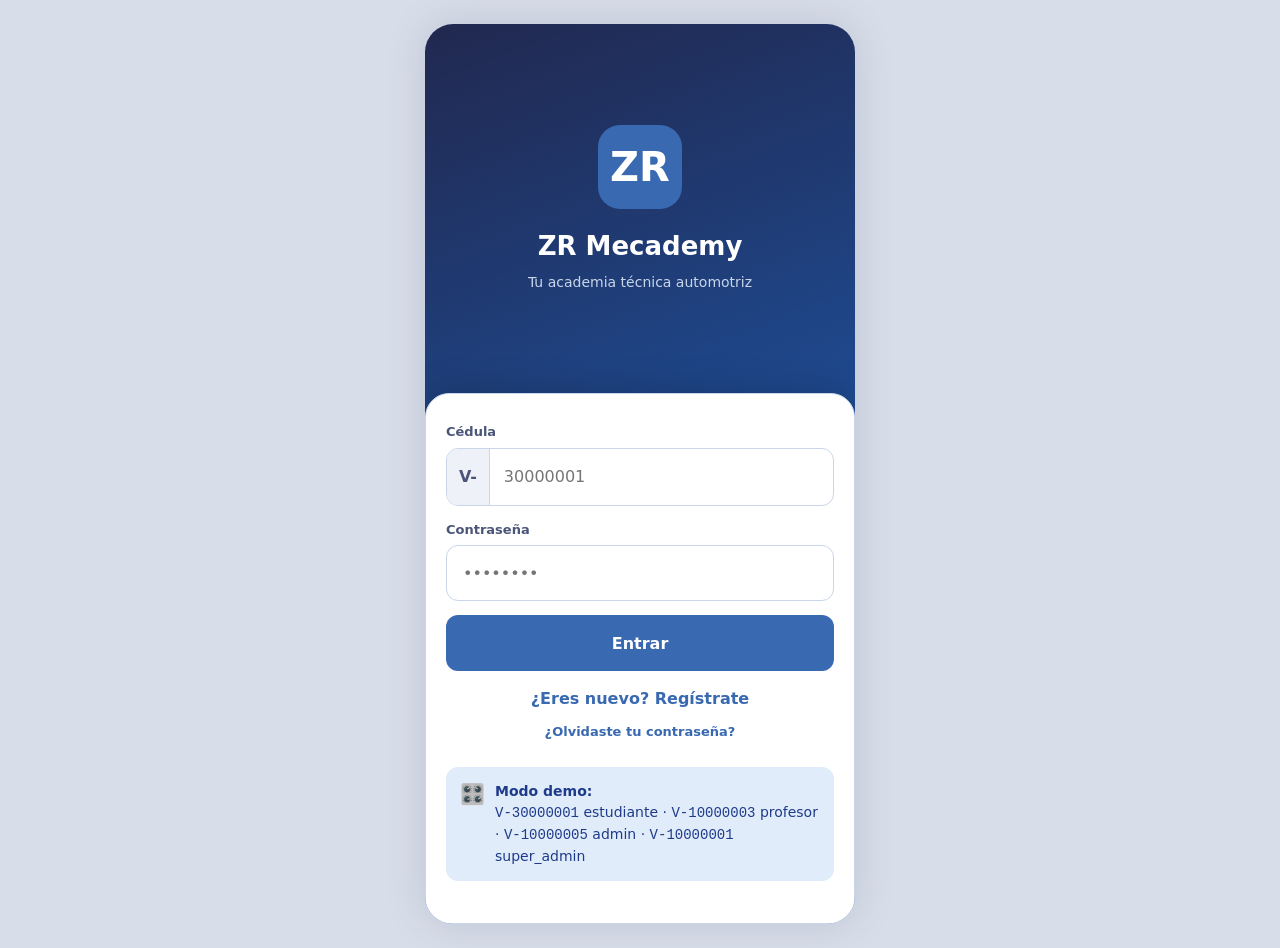
<file: _archivo/prototipos/ZR_APP_PROTOTIPO_v2.html>
<!DOCTYPE html>
<html lang="es">
<head>
<meta charset="UTF-8">
<meta name="viewport" content="width=device-width, initial-scale=1.0, viewport-fit=cover">
<title>ZR App · Prototipo v2 (Mapa de Flujos Consolidado)</title>
<style>
/* ============================================================
   ZR APP · PROTOTIPO v2
   Alineado al Mapa de Flujos Consolidado (13/08/2026)
   Fase 1 + Fase 2 MDV · Identidad ZR Mecademy
   ============================================================ */
:root{
  --zr-navy:#21284F;--zr-blue-deep:#1E4D96;--zr-blue:#3869B1;--zr-blue-mid:#6590CB;
  --zr-blue-light:#98BAE3;--zr-white:#FFFFFF;--zr-success:#16A34A;--zr-warning:#EAB308;
  --zr-error:#DC2626;--zr-bg:#F5F7FB;--zr-surface:#FFFFFF;--zr-border:#C9D6EA;
  --zr-text:#21284F;--zr-text-muted:#4A5578;--zr-btn-h:56px;--zr-radius:12px;--zr-gap:16px;
}
*{margin:0;padding:0;box-sizing:border-box;-webkit-tap-highlight-color:transparent}
body{font-family:'Raleway','Segoe UI',system-ui,sans-serif;background:var(--zr-bg);color:var(--zr-text);font-size:16px;line-height:1.5}
.hidden{display:none!important}
.phone{width:100%;max-width:430px;margin:0 auto;min-height:100vh;background:var(--zr-bg);position:relative;box-shadow:0 0 40px rgba(33,40,79,.15)}
@media(min-width:431px){body{padding:24px 0;background:#d8dee9}.phone{border-radius:28px;min-height:calc(100vh - 48px);overflow:hidden}}
.topbar{background:var(--zr-navy);color:#fff;padding:14px 16px;display:flex;align-items:center;justify-content:space-between;position:sticky;top:0;z-index:50;gap:12px}
.topbar .logo{display:flex;align-items:center;gap:10px;font-weight:700;font-size:17px}
.topbar .logo .zr{width:34px;height:34px;background:var(--zr-blue);border-radius:9px;display:flex;align-items:center;justify-content:center;font-weight:800;font-size:16px;color:#fff}
.topbar .meta{font-size:11px;color:#c9d6ea;text-align:right;line-height:1.3}
.topbar .exit{cursor:pointer;color:#fff;background:rgba(255,255,255,.12);border:none;width:40px;height:40px;border-radius:10px;font-size:18px;flex-shrink:0}
.auth{display:flex;flex-direction:column;min-height:100vh;background:linear-gradient(160deg,var(--zr-navy),var(--zr-blue-deep) 55%,var(--zr-blue))}
.auth .brand{margin:auto;text-align:center;color:#fff;padding:32px 24px;width:100%;max-width:420px}
.auth .brand .big{width:84px;height:84px;background:var(--zr-blue);border-radius:22px;margin:0 auto 18px;display:flex;align-items:center;justify-content:center;font-size:40px;font-weight:800}
.auth .brand h1{font-size:26px;margin-bottom:6px}
.auth .brand p{color:#c9d6ea;font-size:14px}
.auth .card{background:var(--zr-surface);border-radius:24px 24px 0 0;padding:28px 20px calc(28px + env(safe-area-inset-bottom));width:100%;max-width:430px;margin:0 auto;box-shadow:0 -8px 30px rgba(0,0,0,.15)}
.field{margin-bottom:14px}
.field label{display:block;font-size:13px;font-weight:600;color:var(--zr-text-muted);margin-bottom:6px}
.field input,.field select,.field textarea{width:100%;height:var(--zr-btn-h);border:1.5px solid var(--zr-border);border-radius:12px;padding:0 16px;font-size:16px;font-family:inherit;color:var(--zr-text);background:#fff}
.field textarea{height:auto;padding:12px 16px;min-height:96px;resize:vertical}
.field input:focus,.field select:focus,.field textarea:focus{outline:none;border-color:var(--zr-blue);box-shadow:0 0 0 3px rgba(56,105,177,.18)}
.field .hint{font-size:12px;color:var(--zr-text-muted);margin-top:4px}
.btn{display:flex;align-items:center;justify-content:center;gap:8px;width:100%;min-height:var(--zr-btn-h);border:none;border-radius:12px;font-size:16px;font-weight:700;font-family:inherit;cursor:pointer;padding:0 16px}
.btn:active{transform:scale(.98)}
.btn-primary{background:var(--zr-blue);color:#fff}
.btn-outline{background:transparent;border:2px solid var(--zr-blue);color:var(--zr-blue)}
.btn-ghost{background:transparent;color:var(--zr-blue);font-weight:600}
.btn-warn{background:var(--zr-warning);color:#4a3500}
.btn-lg{min-height:64px;font-size:17px}
.btn-success{background:var(--zr-success);color:#fff}
.btn[disabled]{opacity:.45;cursor:not-allowed}
.link{color:var(--zr-blue);text-decoration:none;font-weight:600;cursor:pointer}
.center{text-align:center}.mt-8{margin-top:8px}.mt-16{margin-top:16px}.mt-24{margin-top:24px}.mb-16{margin-bottom:16px}.mb-8{margin-bottom:8px}
.muted{color:var(--zr-text-muted);font-size:14px}.small{font-size:13px}
.badge{display:inline-flex;align-items:center;gap:4px;font-size:12px;font-weight:700;padding:4px 10px;border-radius:999px}
.badge-success{background:#dcfce7;color:#166534}.badge-warning{background:#fef3c7;color:#92400e}
.badge-error{background:#fee2e2;color:#991b1b}.badge-info{background:#e0ecfa;color:#1e4d96}.badge-neutral{background:#eef1f7;color:#4a5578}
.aviso{display:flex;gap:10px;align-items:flex-start;border-radius:12px;padding:14px;font-size:14px;margin-bottom:14px}
.aviso .ic{font-size:20px;line-height:1.3}
.aviso-error{background:#fee2e2;color:#7f1d1d}.aviso-warning{background:#fef9c3;color:#713f12}
.aviso-success{background:#dcfce7;color:#14532d}.aviso-info{background:#e0ecfa;color:#1e3a8a}
.side{display:grid;grid-template-columns:72px 1fr;min-height:100vh;background:var(--zr-bg)}
.side .rail{background:var(--zr-navy);display:flex;flex-direction:column;gap:6px;padding:16px 8px;align-items:stretch;position:sticky;top:0;height:100vh;overflow-y:auto}
.rail .item{display:flex;flex-direction:column;align-items:center;gap:3px;color:#c9d6ea;font-size:9.5px;padding:10px 4px;border-radius:10px;cursor:pointer;text-align:center;border:none;background:transparent;font-family:inherit;font-weight:600}
.rail .item .icon{font-size:20px}
.rail .item.active{background:var(--zr-blue-light);color:var(--zr-navy)}
.rail .item:hover{background:rgba(255,255,255,.08);color:#fff}
.content{padding:16px 16px calc(20px + env(safe-area-inset-bottom));max-width:700px;margin:0 auto;width:100%}
.bottom-nav{position:fixed;bottom:0;left:50%;transform:translateX(-50%);width:100%;max-width:430px;background:var(--zr-navy);display:grid;grid-template-columns:repeat(6,1fr);z-index:60;padding-bottom:env(safe-area-inset-bottom)}
.bottom-nav .bn{display:flex;flex-direction:column;align-items:center;gap:2px;color:#c9d6ea;font-size:9.5px;padding:10px 2px 8px;border:none;background:transparent;font-family:inherit;font-weight:600;cursor:pointer}
.bottom-nav .bn .icon{font-size:20px}
.bottom-nav .bn.active{color:var(--zr-blue-light)}
.card{background:var(--zr-surface);border:1px solid var(--zr-border);border-radius:var(--zr-radius);padding:16px;margin-bottom:14px}
.card h3{font-size:16px;margin-bottom:8px}
.info-band{background:var(--zr-blue-light);color:var(--zr-navy);border-radius:12px;padding:14px;margin-bottom:14px}
.info-band h3{font-size:15px;margin-bottom:4px}.info-band .sub{font-size:13px;opacity:.85}
.list-item{display:flex;align-items:center;gap:12px;padding:14px 0;border-bottom:1px solid #edf1f8}
.list-item:last-child{border-bottom:none}
.list-item .av{width:44px;height:44px;border-radius:12px;background:var(--zr-blue-light);color:var(--zr-navy);display:flex;align-items:center;justify-content:center;font-weight:800;font-size:17px;flex-shrink:0}
.list-item .body{flex:1;min-width:0}
.list-item .title{font-weight:700;font-size:15px}
.list-item .subtitle{font-size:13px;color:var(--zr-text-muted)}
.chip{display:inline-block;font-size:11px;font-weight:700;padding:2px 8px;border-radius:999px;margin-top:3px}
.chip-ok{background:#dcfce7;color:#166534}.chip-miss{background:#eef1f7;color:#4a5578}
.chip-next{background:#e0ecfa;color:#1e4d96}.chip-red{background:#fee2e2;color:#991b1b}.chip-yellow{background:#fef3c7;color:#92400e}
.qr-wrap{border:3px solid var(--zr-navy);border-radius:14px;padding:14px;background:#fff;max-width:250px;margin:10px auto;position:relative}
.qr-canvas{width:100%;aspect-ratio:1;display:block;border-radius:6px}
.qr-bar{height:6px;border-radius:3px;background:var(--zr-blue);margin-top:10px;transition:width 1s linear}
.qr-timer{font-size:12px;color:var(--zr-text-muted);text-align:center;margin-top:6px}
.carnet-name{font-size:20px;font-weight:700;text-align:center}.carnet-cedula{font-size:15px;color:var(--zr-text-muted);text-align:center}
.scan-banner{border-radius:14px;padding:20px;text-align:center;margin-bottom:14px;min-height:110px;display:flex;flex-direction:column;align-items:center;justify-content:center}
.scan-banner .name{font-size:34px;font-weight:800;line-height:1.1}.scan-banner .sub{font-size:14px;margin-top:4px;opacity:.9}
.scan-ok{background:var(--zr-success);color:#fff}.scan-warn{background:var(--zr-warning);color:#4a3500}.scan-err{background:var(--zr-error);color:#fff}
.counter{display:flex;align-items:center;justify-content:space-between;background:#fff;border:1px solid var(--zr-border);border-radius:12px;padding:14px}
.counter .num{font-size:28px;font-weight:800;color:var(--zr-navy)}.counter .lbl{font-size:12px;color:var(--zr-text-muted)}
.progress-bar{height:8px;background:#e3e9f3;border-radius:4px;overflow:hidden;margin-bottom:8px}
.progress-bar .fill{height:100%;background:var(--zr-blue);border-radius:4px;transition:width .3s}
.opt{display:flex;align-items:center;gap:12px;width:100%;text-align:left;min-height:60px;border:2px solid var(--zr-border);border-radius:12px;background:#fff;padding:12px 14px;margin-bottom:10px;font-size:15px;font-family:inherit;color:var(--zr-text);cursor:pointer}
.opt .letter{width:30px;height:30px;border-radius:8px;background:#eef1f7;display:flex;align-items:center;justify-content:center;font-weight:700;flex-shrink:0}
.opt.selected{border-color:var(--zr-blue);background:#eef4fd}.opt.selected .letter{background:var(--zr-blue);color:#fff}
.vf{display:grid;grid-template-columns:1fr 1fr;gap:12px}
.vf .opt{justify-content:center;min-height:110px;font-size:20px;font-weight:800;border-width:3px}
.vf .opt.v{color:#166534}.vf .opt.f{color:#991b1b}
.vf .opt.selected.v{border-color:var(--zr-success);background:#dcfce7}.vf .opt.selected.f{border-color:var(--zr-error);background:#fee2e2}
.table{width:100%;border-collapse:collapse;background:#fff;border:1px solid var(--zr-border);border-radius:12px;overflow:hidden;font-size:13.5px}
.table th{background:var(--zr-navy);color:#fff;text-align:left;padding:10px 10px;font-size:12px}
.table td{padding:9px 10px;border-top:1px solid #edf1f8}
.table td input{width:64px;height:38px;border:1.5px solid var(--zr-border);border-radius:8px;padding:0 8px;font-size:14px;text-align:center}
.table .gray{color:#9aa3bd;font-weight:600}
.overlay{position:fixed;inset:0;background:rgba(33,40,79,.5);z-index:100;display:flex;align-items:flex-end;justify-content:center}
.modal{background:#fff;border-radius:20px 20px 0 0;width:100%;max-width:430px;padding:24px 20px calc(24px + env(safe-area-inset-bottom));max-height:88vh;overflow-y:auto;animation:slideUp .25s}
@keyframes slideUp{from{transform:translateY(40px);opacity:0}to{transform:none;opacity:1}}
.dropzone{border:2px dashed var(--zr-blue-mid);border-radius:12px;padding:22px;text-align:center;cursor:pointer;color:var(--zr-text-muted);background:#f7faff;margin-bottom:12px}
.file-pill{display:flex;align-items:center;gap:8px;background:#eef1f7;border-radius:8px;padding:8px 12px;font-size:13px;margin-top:8px}
.grid2{display:grid;grid-template-columns:1fr 1fr;gap:12px}
.stat-card{background:#fff;border:1px solid var(--zr-border);border-radius:12px;padding:16px}
.stat-card .num{font-size:28px;font-weight:800;color:var(--zr-navy)}.stat-card .lbl{font-size:12px;color:var(--zr-text-muted);margin-top:2px}
.stat-card.warn .num{color:var(--zr-error)}
.mapa-comp{display:flex;align-items:center;gap:12px;padding:12px;border-radius:12px;margin-bottom:8px}
.mapa-comp .dot{width:34px;height:34px;border-radius:50%;flex-shrink:0;display:flex;align-items:center;justify-content:center;font-size:16px;color:#fff;font-weight:800}
.mapa-comp .dot.ok{background:var(--zr-success)}.mapa-comp .dot.prog{background:var(--zr-blue-mid)}.mapa-comp .dot.pend{background:#cbd5e1;color:#64748b}
.mapa-comp .t{flex:1;font-size:14px;font-weight:600}.mapa-comp .st{font-size:11.5px;font-weight:700;padding:3px 10px;border-radius:999px}
.st-dominada{background:#dcfce7;color:#166534}.st-progreso{background:#e0ecfa;color:#1e4d96}.st-pendiente{background:#eef1f7;color:#64748b}.st-refuerzo{background:#fee2e2;color:#991b1b}
.tabs{display:flex;background:#eef1f7;border-radius:12px;padding:4px;margin-bottom:14px;gap:4px}
.tabs button{flex:1;border:none;background:transparent;padding:10px;border-radius:9px;font-weight:700;font-size:13px;cursor:pointer;font-family:inherit;color:var(--zr-text-muted)}
.tabs button.active{background:#fff;color:var(--zr-navy);box-shadow:0 1px 4px rgba(33,40,79,.12)}
.toggle{display:inline-flex;align-items:center;gap:8px;background:#fff;border:1.5px solid var(--zr-border);border-radius:12px;padding:8px 14px;cursor:pointer;font-weight:700;font-size:14px;font-family:inherit}
.toggle .pill{width:42px;height:24px;border-radius:12px;background:#cbd5e1;position:relative;transition:.2s}
.toggle .pill::after{content:'';position:absolute;top:3px;left:3px;width:18px;height:18px;border-radius:50%;background:#fff;transition:.2s}
.toggle.on{background:var(--zr-blue);color:#fff;border-color:var(--zr-blue)}
.toggle.on .pill::after{left:21px}
.seg{display:flex;border-radius:12px;overflow:hidden;border:1.5px solid var(--zr-border);margin-bottom:14px}
.seg button{flex:1;padding:12px;border:none;background:#fff;font-weight:700;font-size:14px;font-family:inherit;cursor:pointer;color:var(--zr-text-muted)}
.seg button.active{background:var(--zr-blue);color:#fff}
.section-title{font-size:18px;font-weight:800;margin:6px 0 12px}
/* CICLO SEMANAL */
.semana{display:grid;grid-template-columns:repeat(5,1fr);gap:6px;margin-bottom:16px}
.semana .dia{border-radius:10px;padding:8px 4px;text-align:center;font-size:11px;font-weight:700;background:#eef1f7;color:var(--zr-text-muted);cursor:pointer;border:2px solid transparent}
.semana .dia.active{background:var(--zr-blue);color:#fff}
.semana .dia .d{font-size:9px;opacity:.8;font-weight:600}
.tarea{border-left:4px solid var(--zr-blue-mid);background:#fff;border-radius:8px;padding:12px;margin-bottom:10px;box-shadow:0 1px 3px rgba(33,40,79,.06)}
.tarea .tl{font-weight:700;font-size:15px}.tarea .td{font-size:13px;color:var(--zr-text-muted);margin-top:2px}
.tarea.lista{border-left-color:var(--zr-warning)}.tarea.hecha{border-left-color:var(--zr-success);opacity:.75}
.tarea .tag{font-size:11px;font-weight:700;padding:2px 8px;border-radius:999px;display:inline-block;margin-bottom:6px}
.tag-guia{background:#e0ecfa;color:#1e4d96}.tag-caso{background:#fef3c7;color:#92400e}.tag-duda{background:#f3e8ff;color:#6b21a8}.tag-diag{background:#fee2e2;color:#991b1b}
.check-item{display:flex;align-items:center;gap:10px;padding:11px 0;border-bottom:1px solid #edf1f8;font-size:14.5px}
.check-item:last-child{border:none}
.check-item .box{width:26px;height:26px;border-radius:7px;border:2px solid var(--zr-border);flex-shrink:0;cursor:pointer;display:flex;align-items:center;justify-content:center;font-size:15px;color:#fff;background:#fff;transition:.15s}
.check-item .box.checked{background:var(--zr-success);border-color:var(--zr-success)}
.check-item .crit{font-size:10px;font-weight:800;background:#fee2e2;color:#991b1b;padding:1px 6px;border-radius:999px;flex-shrink:0}
.nivel{display:flex;gap:8px}
.nivel button{flex:1;padding:10px;border-radius:10px;border:2px solid var(--zr-border);background:#fff;font-weight:700;cursor:pointer;font-size:13px;font-family:inherit}
.nivel button.active{border-color:var(--zr-blue);background:#eef4fd}
.promedio-card{background:linear-gradient(135deg,var(--zr-navy),var(--zr-blue-deep));color:#fff;border-radius:14px;padding:18px;text-align:center;margin-bottom:14px}
.promedio-card .num{font-size:42px;font-weight:800}.promedio-card .lbl{font-size:12px;color:#c9d6ea}
.promedio-card .lect{display:flex;gap:8px;margin-top:12px}
.promedio-card .lect div{flex:1;background:rgba(255,255,255,.12);border-radius:10px;padding:8px;font-size:10.5px;line-height:1.3}
/* CÉDULA CON PREFIJO V- */
.ced-field{display:flex;border:1.5px solid var(--zr-border);border-radius:12px;overflow:hidden;background:#fff}
.ced-field:focus-within{border-color:var(--zr-blue);box-shadow:0 0 0 3px rgba(56,105,177,.18)}
.ced-field .prefix{flex-shrink:0;display:flex;align-items:center;padding:0 12px;font-weight:800;color:var(--zr-text-muted);background:#eef1f7;font-size:16px;border-right:1.5px solid var(--zr-border)}
.ced-field input{flex:1;border:none;height:var(--zr-btn-h);padding:0 14px;font-size:16px;font-family:inherit;color:var(--zr-text);outline:none;background:transparent;min-width:0}
/* CARNET DIGITAL */
.carnet-card{background:linear-gradient(135deg,var(--zr-navy),var(--zr-blue-deep));color:#fff;border:none}
.carnet-card .carnet-logo{width:44px;height:44px;border-radius:12px;background:var(--zr-blue);display:flex;align-items:center;justify-content:center;font-weight:800;font-size:20px;margin-bottom:12px}
.carnet-card .name{font-size:20px;font-weight:800;margin-bottom:4px}
.carnet-card .carnet-row{display:flex;justify-content:space-between;gap:12px;font-size:12.5px;padding:8px 0;border-top:1px solid rgba(255,255,255,.15)}
.carnet-card .carnet-row span{color:#c9d6ea;font-weight:600}
.carnet-card .carnet-row b{text-align:right;font-weight:700;word-break:break-word}
.carnet-card .carnet-hint{margin-top:10px;font-size:12px;color:#cdd8ee}
/* SEMANA: 6 días */
.semana{grid-template-columns:repeat(6,1fr)}
.semana .dia .d{font-size:8px}
/* DETALLE DÍA */
.dia-card{border-left:4px solid var(--zr-blue-mid);background:#fff;border-radius:8px;padding:12px;margin-bottom:10px;box-shadow:0 1px 3px rgba(33,40,79,.06)}
.dia-card .head{display:flex;align-items:center;gap:10px;cursor:pointer}
.dia-card .head .chev{color:#9aa3bd;font-size:18px;transition:.2s;margin-left:auto}
.dia-card.open .head .chev{transform:rotate(180deg)}
.dia-card.open{border-left-color:var(--zr-blue)}
.dia-card .body{display:none;margin-top:12px}
.dia-card.open .body{display:block}
.dia-card .tt{font-weight:700;font-size:15px;flex:1}
.dia-card .meta{font-size:11px;color:var(--zr-text-muted);font-weight:600;margin-bottom:3px}
.dia-card .cuerpo{border:1px dashed var(--zr-border);border-radius:10px;padding:12px 14px;background:#f7faff;font-size:13.5px;color:var(--zr-text)}
.dia-card .cuerpo b{color:var(--zr-navy)}
/* DUDAS */
.duda-com{display:flex;flex-direction:column;gap:8px;margin-top:10px}
.duda-com textarea{width:100%;border:1.5px solid var(--zr-border);border-radius:10px;padding:10px 12px;font-size:14px;font-family:inherit;resize:vertical;min-height:64px}
.duda-item{background:#f3e8ff;border-radius:10px;padding:10px 12px;margin-top:8px;font-size:13.5px}
.duda-item .who{font-size:11px;color:#6b21a8;font-weight:700;margin-bottom:2px}
/* EXAMEN */
.ex-gen{border:2px dashed var(--zr-border);border-radius:12px;padding:22px;text-align:center;cursor:pointer;color:var(--zr-text-muted);background:#f7faff;margin-bottom:12px}
.ex-gen.on{background:#eef4fd;border-color:var(--zr-blue);color:var(--zr-navy)}
</style>
</head>
<body>
<div class="phone">
<!-- ============================ LOGIN ============================ -->
<div id="vista-login" class="auth">
  <div class="brand">
    <div class="big">ZR</div>
    <h1>ZR Mecademy</h1>
    <p>Tu academia técnica automotriz</p>
  </div>
  <div class="card">
    <div class="field"><label>Cédula</label><div class="ced-field"><span class="prefix">V-</span><input id="login-ced" inputmode="numeric" placeholder="30000001" oninput="this.value=this.value.replace(/\D/g,'').slice(0,8)"></div></div>
    <div class="field"><label>Contraseña</label><input id="login-pass" type="password" placeholder="••••••••"></div>
    <div id="login-error" class="aviso aviso-error hidden"><span class="ic">⚠️</span><div>Cédula o contraseña incorrecta</div></div>
    <button class="btn btn-primary" onclick="ingresar()">Entrar</button>
    <div class="center mt-16"><a class="link" onclick="ir('registro')">¿Eres nuevo? Regístrate</a></div>
    <div class="center mt-8"><a class="link small" onclick="ir('recuperar')">¿Olvidaste tu contraseña?</a></div>
    <div class="mt-24 aviso aviso-info"><span class="ic">🎛️</span>
      <div><b>Modo demo:</b><br><code>V-30000001</code> estudiante · <code>V-10000003</code> profesor · <code>V-10000005</code> admin · <code>V-10000001</code> super_admin</div>
    </div>
  </div>
</div>

<!-- ============================ REGISTRO ============================ -->
<div id="vista-registro" class="hidden">
  <div class="topbar"><div class="logo"><div class="zr">ZR</div>Inscribirme</div><button class="exit" onclick="ir('login')">✕</button></div>
  <div class="content">
    <div class="field"><label>Nombre completo</label><input id="reg-nombre" placeholder="Ej. Luis Hernández"></div>
    <div class="field"><label>Cédula</label><div class="ced-field"><span class="prefix">V-</span><input id="reg-ced" inputmode="numeric" placeholder="30000001" oninput="this.value=this.value.replace(/\D/g,'').slice(0,8)"></div></div>
    <div class="field"><label>Fecha de nacimiento</label><input id="reg-fecha" type="date"><div class="hint">Determina si hace falta consentimiento parental (15-17 años)</div></div>
    <div class="field"><label>Correo de contacto</label><input id="reg-correo" type="email" placeholder="Si eres menor, pon el correo de tu representante"></div>
    <div class="field"><label>Teléfono (opcional)</label><input id="reg-tel" placeholder="0412-0000000"></div>
    <div class="field"><label>Sede</label><select id="reg-sede"><option>San Antonio de los Altos (SAAL)</option><option>Caracas (CCST)</option></select></div>
    <div class="field"><label>Turno</label><select id="reg-turno"><option>Mañana (8:00 am)</option><option>Tarde (1:00 pm)</option></select></div>
    <div class="field"><label>Contraseña</label><input id="reg-pass" type="password" placeholder="Mínimo 8 caracteres"></div>
    <div class="field"><label>Repetir contraseña</label><input id="reg-pass2" type="password"></div>
    <button class="btn btn-primary btn-lg" onclick="registrar()">Crear mi cuenta</button>
  </div>
</div>

<!-- ============================ CONSENTIMIENTO ============================ -->
<div id="vista-consentimiento" class="hidden">
  <div class="topbar"><div class="logo"><div class="zr">ZR</div>Consentimiento</div></div>
  <div class="content">
    <div class="aviso aviso-warning"><span class="ic">👩‍⚖️</span><div>Como eres <b>menor de edad</b>, la ley exige que tu representante legal autorice tu cuenta (LOPNNA).</div></div>
    <div class="card">
      <h3>Datos del representante</h3>
      <div class="field"><label>Nombre</label><input id="rep-nombre" placeholder="Nombre y apellido"></div>
      <div class="field"><label>Cédula</label><input id="rep-ced" placeholder="V-12345678" oninput="this.value=this.value.toUpperCase()"></div>
      <div class="field"><label>Correo</label><input id="rep-correo" type="email"></div>
      <div class="field"><label>Teléfono</label><input id="rep-tel"></div>
      <div class="field"><label>Método de consentimiento</label>
        <select id="rep-metodo" onchange="toggleRepMetodo()"><option value="fisico">Firmó en papel en la sede</option><option value="digital">Subir documento firmado</option></select></div>
      <div id="rep-doc-wrap" class="hidden">
        <div class="dropzone" onclick="document.getElementById('fileInput').click()"><div style="font-size:28px">📄</div><div><b>Toca para subir</b> el documento firmado</div></div>
        <input type="file" id="fileInput" class="hidden" onchange="mostrarArchivo(this)">
        <div id="archivo-subido"></div>
      </div>
    </div>
    <button class="btn btn-primary btn-lg" onclick="guardarConsentimiento()">Guardar y entrar</button>
  </div>
</div>

<!-- ============================ RECUPERAR ============================ -->
<div id="vista-recuperar" class="hidden">
  <div class="topbar"><div class="logo"><div class="zr">ZR</div>Recuperar</div><button class="exit" onclick="ir('login')">✕</button></div>
  <div class="content">
    <p class="mb-16 muted">Escribe tu cédula. Te enviaremos el enlace a tu correo de contacto.</p>
    <div class="field"><label>Cédula</label><input id="rec-ced" placeholder="V-12345678"></div>
    <button class="btn btn-primary" onclick="recuperar()">Enviar enlace</button>
    <div id="rec-ok" class="aviso aviso-success hidden mt-16"><span class="ic">✅</span><div>Revisa tu correo de contacto (para menores, el del representante).</div></div>
  </div>
</div>

<!-- ============================ ESTUDIANTE ============================ -->
<div id="vista-estudiante" class="hidden">
  <div class="topbar">
    <div class="logo"><div class="zr">ZR</div>Mi app</div>
    <div class="meta"><b id="est-nombre">Luis Hernández</b><br><span id="est-cedula">V-30000001</span></div>
    <button class="exit" onclick="salir()">⏻</button>
  </div>

  <!-- INICIO: próximo sábado + progreso + carnet -->
  <div id="pantalla-inicio" class="content">
    <div class="card info-band">
      <h3>📅 PRÓXIMO SÁBADO · 15 ago</h3>
      <div class="sub"><b>Semana 2</b> · Diagnóstico de batería · Programa 2026-01 · Mañana</div>
      <div class="mt-8" style="font-size:14px">Para llegar preparado:<br>Investiga los tipos de batería y cómo se mide su densidad.</div>
      <button class="btn btn-outline mt-8" style="width:auto;min-height:48px;font-size:14px" onclick="navegarE('semana',this)">Ver preparación de la semana →</button>
    </div>

    <div class="card">
      <h3 style="display:flex;justify-content:space-between;align-items:center">🎯 MI PROGRESO
        <span class="badge badge-info" onclick="navegarE('pasaporte',this)" style="cursor:pointer">Ver pasaporte →</span></h3>
      <div class="muted">Electricidad Automotriz · Módulo 3 de 13</div>
      <div class="mt-8 mapa-comp" style="background:#eef1f7">
        <div class="dot ok">✓</div><div class="t">Dominas 2 de 4 competencias</div>
      </div>
      <div class="mt-8 small muted">Promedio del módulo: <b>16,5 / 20</b></div>
    </div>

    <div class="card carnet-card">
      <div class="carnet-logo">ZR</div>
      <div class="name" id="carnet-nombre">Luis Hernández</div>
      <div class="carnet-cedula" id="carnet-ced" style="color:#c9d6ea">V-30000001</div>
      <div class="carnet-row"><span>PROGRAMA</span><b id="carnet-programa">2026-01 · Mecánica General</b></div>
      <div class="carnet-row"><span>CARNET</span><b id="carnet-codigo">CCST-2026-01-001</b></div>
      <div class="carnet-row"><span>SEDE / TURNO</span><b>Caracas (CCST) · Mañana</b></div>
      <div class="carnet-hint">📷 Escanea el QR que muestra la administración para marcar tu asistencia o tu refrigerio.</div>
    </div>
    <button class="btn btn-primary btn-lg" onclick="abrirEscaneoE()">📷 Escanear asistencia / refrigerio</button>
  </div>

  <!-- SEMANA: ciclo lunes a viernes -->
  <div id="pantalla-semana" class="content hidden">
    <div class="section-title">Semana 2 · Diagnóstico de batería</div>
    <div class="semana" id="semana-nav">
      <div class="dia" data-d="0"><div class="d">LUN</div>Guía</div>
      <div class="dia" data-d="1"><div class="d">MAR</div>Caso sint.</div>
      <div class="dia" data-d="2"><div class="d">MIÉ</div>Caso real</div>
      <div class="dia" data-d="3"><div class="d">JUE</div>Dudas</div>
      <div class="dia" data-d="4"><div class="d">VIE</div>Diag.</div>
      <div class="dia" data-d="5"><div class="d">SÁB</div>Eval.</div>
    </div>
    <div id="semana-contenido"></div>
  </div>

  <!-- PASAPORTE: mapa de dominio híbrido -->
  <div id="pantalla-pasaporte" class="content hidden">
    <div class="promedio-card">
      <div class="lbl">PROMEDIO DEL MÓDULO (lectura institucional)</div>
      <div class="num">16,5</div>
      <div class="lbl">de 20</div>
      <div class="lect">
        <div>🏆 Competencias dominadas: <b>2</b></div>
        <div>📈 En desarrollo: <b>1</b></div>
        <div>🔴 Requieren refuerzo: <b>1</b></div>
      </div>
      <div class="mt-8" style="font-size:10.5px;opacity:.85">Un solo cálculo con dos lecturas: nunca hay contradicción entre tu estado y tu promedio.</div>
    </div>
    <div class="section-title">Pasaporte · Electricidad Automotriz</div>
    <div class="mapa-comp" style="background:#fff;border:1px solid var(--zr-border)"><div class="dot ok">✓</div><div class="t">Ley de Ohm aplicada</div><span class="st st-dominada">Dominada</span></div>
    <div class="mapa-comp" style="background:#fff;border:1px solid var(--zr-border)"><div class="dot ok">✓</div><div class="t">Diagnóstico de batería</div><span class="st st-dominada">Dominada</span></div>
    <div class="mapa-comp" style="background:#fff;border:1px solid var(--zr-border)"><div class="dot prog">↻</div><div class="t">Sistema de carga: alternador</div><span class="st st-progreso">En desarrollo</span></div>
    <div class="mapa-comp" style="background:#fff;border:1px solid var(--zr-border)"><div class="dot pend">·</div><div class="t">Lectura de diagramas eléctricos</div><span class="st st-refuerzo">Requiere refuerzo</span></div>
    <div class="mt-16 aviso aviso-info"><span class="ic">🔒</span><div>Tu pasaporte es personal. Nadie más puede verlo, ni se compara con otros estudiantes.</div></div>
  </div>

  <!-- CLASES -->
  <div id="pantalla-clases" class="content hidden">
    <div class="section-title">Mis sábados</div>
    <div class="list-item"><div class="av">2</div><div class="body"><div class="title">sáb 15 ago · Diagnóstico de batería</div><div class="subtitle">Semana 2 · Electricidad</div><div class="chip chip-next">Próximo</div></div></div>
    <div class="list-item"><div class="av">1</div><div class="body"><div class="title">sáb 08 ago · Ley de Ohm aplicada</div><div class="subtitle">Semana 1 · Electricidad</div><div class="chip chip-ok">Asististe ✓</div></div></div>
    <div class="mt-16 aviso aviso-info"><span class="ic">📝</span><div>Tu opinión sobre el módulo se pide <b>una sola vez, al cerrarlo</b>, no cada sábado.</div></div>
    <button class="btn btn-outline" onclick="navegarE('feedback',this)">Opinar sobre el módulo actual</button>
  </div>

  <!-- DIAGNÓSTICA (viernes) -->
  <div id="pantalla-diagnostica" class="content hidden">
    <div class="section-title">Prueba diagnóstica · viernes</div>
    <div class="aviso aviso-warning"><span class="ic">📊</span><div><b>Sin peso en la nota.</b> Mide qué tan preparado llega el grupo; tu profesor la usa para armar la clínica del sábado.</div></div>
    <div class="card">
      <div style="display:flex;justify-content:space-between;align-items:center;margin-bottom:4px">
        <div style="font-weight:700">Pregunta <span id="d-actual">1</span> de <span id="d-total">3</span></div>
        <span class="badge badge-neutral">04:15</span>
      </div>
      <div class="progress-bar"><div class="fill" id="d-progress" style="width:33%"></div></div>
      <div id="d-cuerpo"></div>
      <div style="display:flex;gap:10px;margin-top:16px">
        <button class="btn btn-outline" style="flex:1" onclick="dAnterior()">←</button>
        <button class="btn btn-primary" style="flex:1" onclick="dSiguiente()">Siguiente →</button>
      </div>
    </div>
  </div>

  <!-- FEEDBACK FIN DE MÓDULO -->
  <div id="pantalla-feedback" class="content hidden">
    <div class="section-title">Tu opinión sobre el módulo</div>
    <div class="aviso aviso-info"><span class="ic">🤫</span><div>Tu respuesta es <b>anónima</b> para tu profesor. Solo se muestra el promedio del grupo (mín. 3 respuestas).</div></div>
    <div class="card"><div class="mb-8" style="font-weight:600">¿El contenido del módulo fue claro?</div><div class="grid2" id="f1"></div></div>
    <div class="card"><div class="mb-8" style="font-weight:600">¿El taller tuvo el material necesario?</div><div class="grid2" id="f2"></div></div>
    <div class="card"><div class="mb-8" style="font-weight:600">¿Recomendarías este módulo a otro estudiante?</div><div class="grid2" id="f3"></div></div>
    <button class="btn btn-primary btn-lg" onclick="enviarFeedback()">Enviar</button>
  </div>

  <div class="bottom-nav">
    <button class="bn active" onclick="navegarE('inicio',this)"><span class="icon">🪪</span>Inicio</button>
    <button class="bn" onclick="navegarE('semana',this)"><span class="icon">📅</span>Semana</button>
    <button class="bn" onclick="navegarE('pasaporte',this)"><span class="icon">🎯</span>Progreso</button>
    <button class="bn" onclick="abrirEscaneoE()"><span class="icon">📷</span>Escanear</button>
    <button class="bn" onclick="navegarE('clases',this)"><span class="icon">🗓️</span>Sábados</button>
    <button class="bn" onclick="navegarE('feedback',this)"><span class="icon">💬</span>Opinar</button>
  </div>
</div>

<!-- ============================ ESCANEO ESTUDIANTE ============================ -->
<div id="vista-escaneoE" class="hidden">
  <div class="topbar"><div class="logo"><div class="zr">ZR</div>Escanear</div><button class="exit" onclick="volverEstudiante()">←</button></div>
  <div style="padding:16px;background:var(--zr-bg);min-height:calc(100vh - 74px)">
    <div class="aviso aviso-info"><span class="ic">📷</span><div>Apunta a la pantalla de la administración. Ella muestra el QR y decide si es <b>asistencia</b> o <b>refrigerio</b>. Tú solo escaneas.</div></div>
    <div style="background:#000;border-radius:14px;min-height:40vh;display:flex;align-items:center;justify-content:center;flex-direction:column;color:#8b93ad">
      <div style="font-size:52px;opacity:.8">📷</div>
      <div style="font-size:15px">Simulación de cámara</div>
      <div style="font-size:12px;opacity:.7;margin-top:4px">Funciona sin internet: se sincroniza sola después</div>
    </div>
    <div id="scan-resultado-E" class="scan-banner" style="background:#f1f5f9;color:#64748b;margin-top:14px"><div style="font-size:15px">Esperando escaneo…</div></div>
    <div class="grid2 mt-16">
      <button class="btn btn-primary" onclick="simEscaneoE('ok')">✓ Escaneé el QR</button>
      <button class="btn btn-outline" onclick="simEscaneoE('duplicado')">Ya lo marqué</button>
    </div>
    <div class="grid2 mt-8">
      <button class="btn btn-ghost" onclick="simEscaneoE('vencido')">Código vencido</button>
      <button class="btn btn-ghost" onclick="volverEstudiante()">Cancelar</button>
    </div>
  </div>
</div>

<!-- ============================ PROFESOR ============================ -->
<div id="vista-profesor" class="hidden">
  <div class="side">
    <div class="rail">
      <button class="item active" onclick="navegarP('hoy',this)"><span class="icon">🏠</span>Hoy</button>
      <button class="item" onclick="navegarP('preparacion',this)"><span class="icon">📚</span>Pre-sábado</button>
      <button class="item" onclick="navegarP('programa',this)"><span class="icon">🗓️</span>Programas</button>
      <button class="item" onclick="navegarP('examenes',this)"><span class="icon">✍️</span>Exámenes</button>
      <button class="item" onclick="navegarP('evaluacion',this)"><span class="icon">✅</span>Evaluar</button>
      <button class="item" onclick="navegarP('pasaporteP',this)"><span class="icon">🎯</span>Pasaporte</button>
      <button class="item" onclick="salir()"><span class="icon">⏻</span>Salir</button>
    </div>
    <div class="content">
      <!-- HOY -->
      <div id="ph-hoy">
        <div class="section-title">Hola, Prof. Carlos 👋</div>
        <div class="card info-band">
          <h3>LA CLASE DE HOY · sáb 15 ago</h3>
          <div class="sub"><b>Programa 2026-01</b> · Electricidad · Taller 2 · Mañana</div>
          <div class="mt-8" style="font-size:14px">24 estudiantes · Diagnóstico de batería</div>
          <button class="btn btn-primary btn-lg mt-16" onclick="abrirSesion()">🖥️ Mostrar QR (asistencia / refrigerio)</button>
        </div>
        <div class="card">
          <div class="list-item"><div class="av">📋</div><div class="body"><div class="title">Evaluar práctica (checklist + defensa)</div><div class="subtitle">4 competencias esta semana</div></div>
            <button class="btn btn-ghost" onclick="navegarP('evaluacion',document.querySelectorAll('.rail .item')[4])">Ir →</button></div>
          <div class="list-item"><div class="av">❓</div><div class="body"><div class="title">Dudas de la semana: 6</div><div class="subtitle">3 batería · 2 alternador · 1 general</div></div>
            <button class="btn btn-ghost" onclick="verDudas()">Ver →</button></div>
          <div class="list-item"><div class="av">📊</div><div class="body"><div class="title">Diagnóstica del viernes</div><div class="subtitle">Promedio 14/20 · 5 estudiantes bajo la media</div></div>
            <button class="btn btn-ghost" onclick="verDiagnostica()">Ver →</button></div>
        </div>
      </div>

      <!-- PRE-SÁBADO -->
      <div id="ph-preparacion" class="hidden">
        <div class="section-title">Preparación pre-sábado</div>
        <div class="aviso aviso-info"><span class="ic">🗓️</span><div>Ciclo de la semana: <b>lun</b> guía · <b>mar</b> caso sintético · <b>mié</b> caso real · <b>jue</b> dudas · <b>vie</b> diagnóstica</div></div>
        <div class="card">
          <h3>📘 Guía de investigación · Semana 2</h3>
          <div class="muted mb-8">Tipos de batería y medición de densidad</div>
          <button class="btn btn-outline" style="min-height:48px;font-size:14px" onclick="editarGuia()">Editar guía</button>
        </div>
        <div class="card">
          <h3>🧩 Caso de taller de la semana</h3>
          <div class="muted mb-8">Sintético: "El carro no arranca" (práctica) · Real: mismo caso del taller</div>
          <button class="btn btn-primary" style="min-height:48px;font-size:14px" onclick="seleccionarCaso()">Seleccionar caso →</button>
        </div>
        <div class="card">
          <h3>🤖 Banco de casos y preguntas con IA</h3>
          <div class="muted">Caso semilla → IA genera variantes → <b>revisión humana antes de publicar</b>.</div>
          <button class="btn btn-outline mt-8" style="min-height:48px;font-size:14px" onclick="bancoIA()">Abrir banco →</button>
        </div>
      </div>

      <!-- PROGRAMAS -->
      <div id="ph-programa" class="hidden">
        <div class="section-title">Programas</div>
        <div class="card">
          <div class="list-item"><div class="av">P1</div><div class="body"><div class="title">Programa 2026-01 · Sábado 8am</div>
            <div class="subtitle">Prof. Carlos Rivas · Taller 2 · 24 estudiantes</div>
            <div class="chip chip-info">Módulo: Electricidad (3 de 13) · Semana 2</div></div>
            <button class="btn btn-ghost" onclick="verCalendario()">Calendario →</button></div>
        </div>
        <div class="card">
          <div class="list-item"><div class="av">P2</div><div class="body"><div class="title">Programa 2026-02 · Sábado 1pm</div>
            <div class="subtitle">Prof. Lucía Díaz · Taller 1 · 21 estudiantes</div>
            <div class="chip chip-info">Módulo: Transmisión (5 de 13) · Semana 3</div></div></div>
        </div>
        <div class="mt-16 aviso aviso-info"><span class="ic">🗓️</span><div>El módulo actual se calcula <b>solo</b> con el calendario definido al crear el programa. Nadie lo cierra a mano.</div></div>
      </div>

      <!-- EXÁMENES (motor estilo Moodle) -->
      <div id="ph-examenes" class="hidden">
        <div class="section-title">Exámenes</div>
        <div class="aviso aviso-info"><span class="ic">🎓</span><div>Se comporta como el LMS de Moodle: <b>primero armas el banco de preguntas</b> por categoría, luego montas el examen eligiendo preguntas y puntajes. La diagnóstica del viernes se monta el <b>jueves/viernes</b> y va sin peso en la nota.</div></div>
        <div class="card">
          <h3>Prueba diagnóstica · Semana 2 (viernes)</h3>
          <div class="muted mb-8">3 preguntas · sin peso · autocalificada · 1 intento</div>
          <button class="btn btn-outline" style="min-height:48px;font-size:14px" onclick="montarDiagnostica()">📝 Montar / editar preguntas</button>
        </div>
        <div class="card">
          <h3>Examen del módulo · Electricidad</h3>
          <div class="muted mb-8">20 puntos · módulos 2+ aprueban con 12</div>
          <button class="btn btn-outline" style="min-height:48px;font-size:14px" onclick="montarDiagnostica()">Montar examen →</button>
        </div>
        <button class="btn btn-primary mb-16" onclick="crearExamen()">＋ Crear examen (config estilo Moodle)</button>
        <div class="section-title">Banco de preguntas</div>
        <div class="card">
          <div style="display:flex;gap:8px;margin-bottom:12px" class="tabs">
            <button class="active">Batería (4)</button><button>Alternador (3)</button><button>General (2)</button>
          </div>
          <div class="list-item"><div class="av">MC</div><div class="body"><div class="title">¿Qué herramienta mide densidad de la batería?</div><div class="subtitle">Opción múltiple · 1 pt · categoría: Batería</div></div><span class="badge badge-neutral">en examen</span></div>
          <div class="list-item"><div class="av">VF</div><div class="body"><div class="title">El alternador genera corriente continua.</div><div class="subtitle">Verdadero/Falso · 1 pt · categoría: Alternador</div></div><span class="badge badge-neutral">en examen</span></div>
          <div class="list-item"><div class="av">EA</div><div class="body"><div class="title">¿En qué estado se mide el voltaje de reposo?</div><div class="subtitle">Emparejamiento · 2 pts · categoría: Batería</div></div><span class="badge badge-neutral">en examen</span></div>
          <div class="list-item"><div class="av">RC</div><div class="body"><div class="title">Escribe la función del regulador de voltaje.</div><div class="subtitle">Respuesta corta · 2 pts · categoría: General</div></div><span class="badge badge-neutral">banco</span></div>
          <button class="btn btn-outline mt-8" style="min-height:48px;font-size:14px" onclick="nuevaPregunta()">＋ Nueva pregunta</button>
        </div>
        <div class="mt-16 aviso aviso-info"><span class="ic">🔒</span><div>Como en Moodle, las respuestas correctas se <b>mezclan</b> por intento y el estudiante nunca ve la correcta: solo la vista del alumno.</div></div>
      </div>

      <!-- EVALUACIÓN EVALUATIVA -->
      <div id="ph-evaluacion" class="hidden">
        <div class="section-title">Evaluación evaluativa · sáb 15 ago</div>
        <div class="aviso aviso-warning"><span class="ic">🔬</span><div>La nota del módulo nace del <b>checklist de práctica</b> + la <b>defensa técnica</b>. La diagnóstica del viernes NO cuenta.</div></div>
        <div class="card">
          <div class="muted mb-8">Estudiante: <b>Ana Torres</b></div>
          <div style="font-weight:700;margin-bottom:6px">Checklist de práctica · Diagnóstico de batería</div>
          <div class="check-item" onclick="marcarItem(this)"><div class="box">✓</div>Verifica densidad con el hidrómetro <span class="crit">CRÍTICO</span></div>
          <div class="check-item" onclick="marcarItem(this)"><div class="box">✓</div>Mide voltaje en reposo y en carga</div>
          <div class="check-item" onclick="marcarItem(this)"><div class="box">✓</div>Identifica sulfatación</div>
          <div class="mt-8 muted small">Si un ítem crítico falla, el estado nunca puede ser «dominada», sin importar el puntaje.</div>
        </div>
        <div class="card">
          <div style="font-weight:700;margin-bottom:6px">Defensa técnica (2-3 preguntas orales sorteadas)</div>
          <div class="muted mb-8">Pregunta sorteada: «¿Qué función cumple el alternador?»</div>
          <div class="nivel">
            <button onclick="nivel(this,1)">1</button><button onclick="nivel(this,2)">2</button>
            <button onclick="nivel(this,3)">3</button><button onclick="nivel(this,4)">4</button>
          </div>
          <div class="mt-8 small muted">Nivel 1 = no responde · Nivel 4 = domina el tema</div>
        </div>
        <button class="btn btn-primary btn-lg" onclick="guardarEvaluacion()">Guardar evaluación →</button>
      </div>

      <!-- PASAPORTE PROFESOR -->
      <div id="ph-pasaporteP" class="hidden">
        <div class="section-title">Pasaporte · Programa 2026-01</div>
        <div class="muted mb-16">Estado de todas las competencias de tus estudiantes</div>
        <div class="card">
          <div class="list-item"><div class="av">AT</div><div class="body"><div class="title">Ana Torres</div>
            <div class="subtitle">Diagnóstico de batería: <b style="color:var(--zr-success)">Dominada</b> · 3 de 4 competencias</div></div>
          <span class="badge badge-success">16,5</span></div>
          <div class="list-item"><div class="av">LH</div><div class="body"><div class="title">Luis Hernández</div>
            <div class="subtitle">Sistema de carga: <b style="color:var(--zr-error)">Requiere refuerzo</b></div></div>
          <span class="badge badge-warning">11,0</span></div>
        </div>
        <button class="btn btn-outline" onclick="verReporteRiesgo()">Estudiantes en rojo/amarillo →</button>
      </div>
    </div>
  </div>
</div>

<!-- ============================ MOSTRAR QR (ADMINISTRACIÓN) ============================ -->
<div id="vista-escanear" class="hidden">
  <div class="topbar"><div class="logo"><div class="zr">ZR</div>Mostrar QR · sáb 15 ago</div><button class="exit" onclick="volverDesdeQR()">←</button></div>
  <div style="padding:16px;background:var(--zr-bg);min-height:calc(100vh - 74px)">
    <div class="aviso aviso-info"><span class="ic">🖥️</span><div>Pon esta pantalla donde todos la vean. Los estudiantes <b>escanean con su app</b>. Tú eliges qué QR mostrar: asistencia o refrigerio.</div></div>
    <div class="seg">
      <button class="active" id="seg-asistencia" onclick="cambiarModo('asistencia')">🎟️ Asistencia</button>
      <button id="seg-refri" onclick="cambiarModo('refrigerio')">🍽️ Refrigerio</button>
    </div>
    <div class="card" style="text-align:center">
      <div class="muted" style="font-size:13px;font-weight:700" id="qrModoLabel">QR DE ASISTENCIA · Programa 2026-01</div>
      <div class="qr-wrap">
        <canvas id="qrCanvasAdmin" class="qr-canvas" width="250" height="250"></canvas>
        <div class="qr-bar" id="qrAdminBar"></div>
        <div class="qr-timer" id="qrAdminTimer">Código válido por 30 s</div>
      </div>
      <div class="small muted">El QR rota solo cada 30 s. Un escaneo vencido no es un error, se pide el nuevo.</div>
    </div>
    <div id="scan-resultado" class="scan-banner" style="background:#f1f5f9;color:#64748b"><div style="font-size:15px">Esperando escaneos de estudiantes…</div></div>
    <div class="counter">
      <div><div class="num" id="scan-contador">18</div><div class="lbl">de 24 ya marcaron</div></div>
      <div style="text-align:right"><div class="num" style="font-size:18px" id="scan-pendientes">0</div><div class="lbl">sin sincronizar</div></div>
    </div>
    <div class="grid2 mt-16">
      <button class="btn btn-outline" onclick="simularEscaneo('ok')">Luis escaneó ✓</button>
      <button class="btn btn-ghost" onclick="buscarPorCedula()">Registro manual</button>
    </div>
    <div class="grid2 mt-8">
      <button class="btn btn-outline" onclick="simularEscaneo('duplicado')">Duplicado</button>
      <button class="btn btn-ghost" onclick="simularEscaneo('vencido')">QR vencido</button>
    </div>
    <div class="mt-16 aviso aviso-info"><span class="ic">📱</span><div>Los escaneos sin señal quedan en el teléfono del estudiante y se sincronizan solos. Reenviar un duplicado no crea dos marcas.</div></div>
  </div>
</div>

<!-- ============================ ADMIN ============================ -->
<div id="vista-admin" class="hidden">
  <div class="side">
    <div class="rail">
      <button class="item active" onclick="navegarA('panel',this)"><span class="icon">📊</span>Panel</button>
      <button class="item" onclick="mostrarQRAdmin()"><span class="icon">🖥️</span>QR</button>
      <button class="item" onclick="navegarA('estudiantes',this)"><span class="icon">🧑‍🎓</span>Estud.</button>
      <button class="item" onclick="navegarA('consentimientos',this)"><span class="icon">📋</span>Consent.</button>
      <button class="item" onclick="navegarA('programasA',this)"><span class="icon">🏷️</span>Prog.</button>
      <button class="item" onclick="navegarA('casos',this)"><span class="icon">🧩</span>Casos</button>
      <button class="item" onclick="navegarA('reportes',this)"><span class="icon">📈</span>Reportes</button>
      <button class="item hidden" id="nav-config" onclick="navegarA('config',this)"><span class="icon">⚙️</span>Config</button>
      <button class="item" onclick="salir()"><span class="icon">⏻</span>Salir</button>
    </div>
    <div class="content">
      <!-- PANEL -->
      <div id="pa-panel">
        <div class="section-title">Panel</div>
        <div class="grid2">
          <div class="stat-card"><div class="num">96</div><div class="lbl">Estudiantes activos</div></div>
          <div class="stat-card warn"><div class="num">3</div><div class="lbl">Consentimientos pendientes</div></div>
          <div class="stat-card"><div class="num">21/24</div><div class="lbl">Asistencia último sábado</div></div>
          <div class="stat-card warn"><div class="num">8</div><div class="lbl">Comp. en refuerzo (riesgo)</div></div>
        </div>
        <div class="mt-16 aviso aviso-error" id="aviso-consent"><span class="ic">⚠️</span><div><b>Hay 3 consentimientos pendientes.</b> Obligatorio por LOPNNA. <a class="link" onclick="navegarA('consentimientos',document.querySelectorAll('.rail .item')[3])">Revisar →</a></div></div>
      </div>

      <!-- ESTUDIANTES -->
      <div id="pa-estudiantes" class="hidden">
        <div class="section-title">Estudiantes</div>
        <div style="display:flex;gap:8px;margin-bottom:12px"><input placeholder="Buscar por nombre o cédula" style="flex:1;height:52px;border:1.5px solid var(--zr-border);border-radius:12px;padding:0 14px;font-size:15px"></div>
        <div class="grid2 mb-16">
          <div class="field"><label>Sede</label><select><option>Todas</option><option>SAAL</option><option>CCST</option></select></div>
          <div class="field"><label>Turno</label><select><option>Todos</option><option>Mañana</option><option>Tarde</option></select></div>
        </div>
        <button class="btn btn-primary mb-16" onclick="importarCSV()">📥 Cargar CSV</button>
        <div class="card">
          <div class="list-item"><div class="av">AH</div><div class="body"><div class="title">Ana Hernández</div><div class="subtitle">V-30000001 · 17 años · Prog. 2026-01 · Mañana</div><div class="chip chip-yellow">Consent. por verificar</div></div></div>
          <div class="list-item"><div class="av">LT</div><div class="body"><div class="title">Luis Torres</div><div class="subtitle">V-30000002 · 19 años · Prog. 2026-02 · Tarde</div><div class="chip chip-ok">Completo</div></div></div>
          <div class="list-item"><div class="av">MP</div><div class="body"><div class="title">María Pérez</div><div class="subtitle">V-30000003 · 16 años · Prog. 2026-01 · Mañana</div><div class="chip chip-red">Sin consentimiento</div></div></div>
        </div>
      </div>

      <!-- CONSENTIMIENTOS -->
      <div id="pa-consentimientos" class="hidden">
        <div class="section-title">Consentimientos pendientes</div>
        <div class="aviso aviso-warning"><span class="ic">👩‍⚖️</span><div>Esta cola evita que la academia incumpla LOPNNA. Los menores de 15-17 no pueden activar su cuenta sin esto.</div></div>
        <div class="card">
          <div class="list-item"><div class="av">AH</div><div class="body"><div class="title">Ana Hernández · 17 años</div><div class="subtitle">Representante: Rosa Hernández · 📄 documento adjunto</div><div class="chip chip-yellow">Sin verificar</div></div>
            <button class="btn btn-success" style="width:auto;min-height:44px;font-size:14px" onclick="verificarConsent(this)">✓ Verificar</button></div>
        </div>
        <div class="card">
          <div class="list-item"><div class="av">MP</div><div class="body"><div class="title">María Pérez · 16 años</div><div class="subtitle">Representante: Carlos Pérez</div><div class="chip chip-red">Falta consentimiento</div></div>
            <button class="btn btn-outline" style="width:auto;min-height:44px;font-size:14px" onclick="subirDocConsent(this)">Adjuntar</button></div>
        </div>
      </div>

      <!-- PROGRAMAS -->
      <div id="pa-programasA" class="hidden">
        <div class="section-title">Programas</div>
        <button class="btn btn-primary mb-16" onclick="crearPrograma()">＋ Crear programa</button>
        <div class="card">
          <div class="list-item"><div class="av">P1</div><div class="body"><div class="title">Programa 2026-01 · Sábado 8am</div>
            <div class="subtitle">Prof. Carlos Rivas · 24 estudiantes · CCST</div>
            <div class="chip chip-info">Módulo: Electricidad (3/13) · Semana 2</div></div>
            <button class="btn btn-ghost" onclick="verCalendario()">Calendario</button></div>
        </div>
        <div class="mt-16 aviso aviso-info"><span class="ic">🗓️</span><div>El sistema calcula automáticamente en qué módulo y semana está cada programa desde su calendario. Las pausas corren el calendario completo hacia adelante.</div></div>
      </div>

      <!-- CATÁLOGO DE CASOS -->
      <div id="pa-casos" class="hidden">
        <div class="section-title">Catálogo de casos de taller</div>
        <div class="aviso aviso-info"><span class="ic">🤖</span><div>Caso semilla → IA genera variantes → <b>revisión humana antes de publicar</b>.</div></div>
        <button class="btn btn-primary mb-16" onclick="generarCaso()">🤖 Generar casos con IA</button>
        <div class="card">
          <div class="list-item"><div class="av">🧩</div><div class="body"><div class="title">"El carro no arranca" (batería)</div><div class="subtitle">Semilla · Revisado ✓</div></div>
            <span class="badge badge-success">Publicado</span></div>
          <div class="list-item"><div class="av">🧩</div><div class="body"><div class="title">"Luz de batería encendida"</div><div class="subtitle">Variante IA · Sin revisar</div></div>
            <span class="badge badge-warning">Revisión</span></div>
        </div>
      </div>

      <!-- REPORTES -->
      <div id="pa-reportes" class="hidden">
        <div class="section-title">Reportes</div>
        <div class="card">
          <h3 style="font-size:14px">Filtros cruzados</h3>
          <div class="grid2">
            <div class="field"><label>Sede</label><select><option>Todas</option><option>SAAL</option><option>CCST</option></select></div>
            <div class="field"><label>Turno</label><select><option>Todos</option><option>Mañana</option><option>Tarde</option></select></div>
          </div>
          <div class="field"><label>Estado de competencia</label><select><option>Todos</option><option>Dominada</option><option>En desarrollo</option><option>Requiere refuerzo</option></select></div>
        </div>
        <div class="card">
          <div class="list-item"><div class="av">1</div><div class="body"><div class="title">Asistencia por programa y sesión</div></div><button class="btn btn-outline" style="width:auto;min-height:44px;font-size:14px" onclick="exportarCSV()">CSV</button></div>
          <div class="list-item"><div class="av">2</div><div class="body"><div class="title">Avance académico (estados de competencia)</div></div><button class="btn btn-outline" style="width:auto;min-height:44px;font-size:14px" onclick="exportarCSV()">CSV</button></div>
          <div class="list-item"><div class="av">3</div><div class="body"><div class="title">Estudiantes en rojo/amarillo acumulado</div></div><button class="btn btn-outline" style="width:auto;min-height:44px;font-size:14px" onclick="exportarCSV()">CSV</button></div>
        </div>
      </div>

      <!-- CONFIG -->
      <div id="pa-config" class="hidden">
        <div class="section-title">Configuración del sistema</div>
        <div class="aviso aviso-warning"><span class="ic">⚙️</span><div>Solo <b>super_admin</b>. Todos los números de negocio viven aquí, no en el código.</div></div>
        <div class="card">
          <table class="table">
            <tr><th>Clave</th><th>Valor</th><th>Público</th></tr>
            <tr><td>module.passing_threshold_first</td><td><input value="10" style="width:60px"></td><td>✅</td></tr>
            <tr><td>module.passing_threshold_default</td><td><input value="12" style="width:60px"></td><td>✅</td></tr>
            <tr><td>exam.max_score</td><td><input value="20" style="width:60px"></td><td>✅</td></tr>
            <tr><td>attendance.qr_window_seconds</td><td><input value="30" style="width:60px"></td><td>✅</td></tr>
            <tr><td>mastery.umbral_dominada</td><td><input value="80" style="width:60px"></td><td>—</td></tr>
            <tr><td>mastery.umbral_desarrollo</td><td><input value="60" style="width:60px"></td><td>—</td></tr>
            <tr><td>feedback.micro_max_questions</td><td><input value="3" style="width:60px"></td><td>✅</td></tr>
          </table>
          <button class="btn btn-primary mt-16" onclick="guardarConfig()">Guardar cambios</button>
        </div>
      </div>
    </div>
  </div>
</div>

<!-- ============================ MODAL ============================ -->
<div id="modal-overlay" class="overlay hidden"><div class="modal" id="modal-body"></div></div>
</div>

<script>
/* ============ NAVEGACIÓN GLOBAL ============ */
let rolActual=null,usuarioDemo=null;
const VISTAS=['login','registro','consentimiento','recuperar','estudiante','escaneoE','profesor','admin','escanear'];
function mostrarVista(id){VISTAS.forEach(v=>document.getElementById('vista-'+v).classList.add('hidden'));document.getElementById('vista-'+id).classList.remove('hidden');window.scrollTo(0,0)}
function ir(id){mostrarVista(id)}
function salir(){pararQRAdmin();rolActual=null;usuarioDemo=null;mostrarVista('login')}

/* ============ LOGIN ============ */
const DEMOS={
  'V-30000001':{rol:'estudiante',nombre:'Luis Hernández',cedula:'V-30000001',sede:'Caracas (CCST)',turno:'Mañana',codigo:'CCST-2026-01-001',programa:'2026-01 · Mecánica General'},
  'V-30000002':{rol:'estudiante',nombre:'María Pérez',cedula:'V-30000002',sede:'Caracas (CCST)',turno:'Mañana',codigo:'CCST-2026-01-002',programa:'2026-01 · Mecánica General'},
  'V-10000003':{rol:'profesor',nombre:'Prof. Carlos Rivas',cedula:'V-10000003'},
  'V-10000005':{rol:'admin',nombre:'Admin ZR',cedula:'V-10000005'},
  'V-10000001':{rol:'super_admin',nombre:'Dirección ZR',cedula:'V-10000001'},
};
function ingresar(){
  const num=document.getElementById('login-ced').value.replace(/\D/g,''),ced='V-'+num,pass=document.getElementById('login-pass').value;
  const err=document.getElementById('login-error');
  if(!pass||num.length<6){err.classList.remove('hidden');return}
  const u=DEMOS[ced]; if(!u){err.classList.remove('hidden');return}
  err.classList.add('hidden');usuarioDemo=u;rolActual=u.rol;
  if(u.rol==='estudiante')entrarEstudiante(); else if(u.rol==='profesor')entrarProfesor(); else entrarAdmin();
}

/* ============ REGISTRO ============ */
function edadDesde(f){const d=new Date(f),h=new Date();let e=h.getFullYear()-d.getFullYear();const m=h.getMonth()-d.getMonth();if(m<0||(m===0&&h.getDate()<d.getDate()))e--;return e}
function registrar(){
  const f=document.getElementById('reg-fecha').value,n=document.getElementById('reg-nombre').value.trim(),num=document.getElementById('reg-ced').value.replace(/\D/g,'');
  if(!f||!n||!num){alert('Completa los campos obligatorios');return}
  const ced='V-'+num,e=edadDesde(f),sede=document.getElementById('reg-sede').value,turno=document.getElementById('reg-turno').value;
  if(e<15){alert('La academia acepta estudiantes a partir de 15 años.');return}
  alert('✅ Cuenta creada: '+n+' ('+ced+') · Sede: '+sede+' · Turno: '+turno);
  usuarioDemo={rol:'estudiante',nombre:n,cedula:ced,sede:sede,turno:turno.split(' ')[0],codigo:'CCST-2026-02-'+num.slice(-3),programa:'2026-02 · Mecánica General'};
  if(e<18){mostrarVista('consentimiento')}else{rolActual='estudiante';entrarEstudiante()}
}
function toggleRepMetodo(){const m=document.getElementById('rep-metodo').value;document.getElementById('rep-doc-wrap').classList.toggle('hidden',m!=='digital')}
function mostrarArchivo(inp){const f=inp.files[0];if(f)document.getElementById('archivo-subido').innerHTML='<div class="file-pill">📄 '+f.name+' · '+Math.round(f.size/1024)+' KB</div>'}
function guardarConsentimiento(){const n=document.getElementById('rep-nombre').value.trim();if(!n){alert('Escribe el nombre del representante');return}alert('✅ Consentimiento registrado. El admin lo verificará.');rolActual='estudiante';entrarEstudiante()}
function recuperar(){const c=document.getElementById('rec-ced').value.trim();if(!c){alert('Escribe tu cédula');return}document.getElementById('rec-ok').classList.remove('hidden')}

/* ============ ESTUDIANTE ============ */
const pantallasE=['inicio','semana','pasaporte','clases','diagnostica','feedback'];
function entrarEstudiante(){
  document.getElementById('est-nombre').textContent=usuarioDemo.nombre;
  document.getElementById('est-cedula').textContent=usuarioDemo.cedula;
  document.getElementById('carnet-nombre').textContent=usuarioDemo.nombre;
  document.getElementById('carnet-ced').textContent=usuarioDemo.cedula;
  document.getElementById('carnet-codigo').textContent=usuarioDemo.codigo;
  document.getElementById('carnet-programa').textContent=usuarioDemo.programa||'2026-01 · Mecánica General';
  mostrarVista('estudiante');navegarE('inicio',document.querySelector('.bottom-nav .bn'));
}
function navegarE(p,el){
  pantallasE.forEach(x=>document.getElementById('pantalla-'+x).classList.add('hidden'));
  document.getElementById('pantalla-'+p).classList.remove('hidden');
  document.querySelectorAll('.bottom-nav .bn').forEach(b=>b.classList.remove('active'));
  if(el)el.classList.add('active');
  if(p==='feedback')renderEstrellas();
  if(p==='diagnostica')iniciarDiagnostica();
  if(p==='semana')renderSemana();
  window.scrollTo(0,0);
}

/* ============ CICLO SEMANAL ============ */
const SEMANA=[
  {meta:'LUN 10 AGO',tag:'tag-guia',tagT:'📘 GUÍA',tt:'Guía de investigación · tipos de batería',
   det:'<div class="cuerpo"><b>Investiga antes del sábado:</b> tipos de batería (plomo-ácido, libre de mantenimiento), qué es la densidad del electrolito y cómo se mide con el hidrómetro. Lleva tus apuntes al taller.</div>'},
  {meta:'MAR 11 AGO',tag:'tag-caso',tagT:'🧩 CASO SINTÉTICO',tt:'"El carro no arranca" · práctica con respuesta de referencia',
   det:'<div class="cuerpo"><b>Escenario:</b> un cliente llega con un carro que no arranca en la mañana.<br><b>Indicación:</b> plantea tu diagnóstico por escrito y compáralo con la respuesta de referencia. No es evaluado: es para que ensayes el razonamiento.</div>'},
  {meta:'MIÉ 12 AGO',tag:'tag-caso',tagT:'🔧 CASO REAL',tt:'Caso del taller: batería sulfatada',
   det:'<div class="cuerpo"><b>Este es el mismo caso que verás el sábado.</b> Un carro con batería sulfatada: terminales con cristales blancos, no arranca y la luz del tablero se apaga. Léelo y piensa qué medirías. No cuenta para nota.</div>'},
  {meta:'JUE 13 AGO',tag:'tag-duda',tagT:'❓ DUDAS',tt:'Monta tus preguntas de la semana',
   det:'<p style="font-size:13.5px;color:var(--zr-text-muted)">Escribe aquí lo que no te quedó claro. Tu profesor las agrupa por tema el jueves/viernes y las responde en la clínica del sábado. Nada bloquea tu acceso.</p><div class="duda-com"><textarea id="duda-texto" placeholder="¿Qué pregunta tienes?"></textarea><button class="btn btn-primary" style="min-height:48px;font-size:14px" onclick="enviarDuda()">Enviar duda</button></div><div id="duda-lista"></div>'},
  {meta:'VIE 14 AGO',tag:'tag-diag',tagT:'📊 DIAGNÓSTICA',tt:'Prueba corta del viernes (sin peso en nota)',
   det:'<div class="cuerpo"><b>3 preguntas objetivas, autocalificadas.</b> No cuenta en tu nota: mide cómo llega el grupo y tu profesor la usa para armar la clínica del sábado.</div><button class="btn btn-primary mt-8" style="min-height:48px;font-size:14px" onclick="navegarE(\'diagnostica\',document.querySelector(\'.bottom-nav .bn\').children[2])">Hacer diagnóstica →</button>'},
  {meta:'SÁB 15 AGO',tag:'tag-caso',tagT:'✅ EVALUACIÓN',tt:'Evaluación evaluativa · checklist + defensa técnica',
   det:'<div class="cuerpo"><b>Guía del caso real del sábado:</b><br>1) Verifica densidad con el hidrómetro<br>2) Mide voltaje en reposo y en carga<br>3) Identifica sulfatación<br><br>Tu profesor marca el checklist con ítems críticos y te hace <b>2-3 preguntas orales sorteadas (defensa, nivel 1-4)</b>. Eso genera el puntaje crudo que alimenta tu pasaporte y tu promedio.</div><button class="btn btn-outline mt-8" style="min-height:48px;font-size:14px" onclick="verModeloEvaluacion()">Ver cómo te evalúan →</button>'}
];
function renderSemana(){
  const cont=document.getElementById('semana-contenido');let html='';
  SEMANA.forEach((s,i)=>{
    html+='<div class="dia-card" id="diasem-'+i+'">'
      +'<div class="head" onclick="abrirDia('+i+')">'
      +'<span class="tag '+s.tag+'">'+s.tagT+'</span>'
      +'<div class="tt">'+s.tt+'</div><div class="chev">▾</div></div>'
      +'<div class="meta">'+s.meta+'</div>'
      +'<div class="body">'+s.det+'</div></div>';
  });
  cont.innerHTML=html;abrirDia(0);
}
function abrirDia(i){
  document.querySelectorAll('.dia-card').forEach(c=>c.classList.remove('open'));
  document.getElementById('diasem-'+i).classList.add('open');
  document.querySelectorAll('#semana-nav .dia').forEach(x=>x.classList.toggle('active',+x.dataset.d===i));
}
function enviarDuda(){
  const t=document.getElementById('duda-texto').value.trim();
  if(!t){alert('Escribe tu duda primero');return}
  document.getElementById('duda-lista').innerHTML+='<div class="duda-item"><div class="who">Tú · jue 13 ago · 4:10 pm</div>'+t+' · <b>agrupada para la clínica</b></div>';
  document.getElementById('duda-texto').value='';
  alert('✅ Duda enviada. Tu profesor la agrupa con las demás del mismo tema.');
}
function verModeloEvaluacion(){abrirModal('<div class="section-title">Evaluación del sábado</div>'+
  '<div class="check-item"><div class="box" style="background:var(--zr-success);border-color:var(--zr-success);color:#fff">✓</div>Verificar densidad con hidrómetro <span class="crit">CRÍTICO</span></div>'+
  '<div class="check-item"><div class="box"></div>Medir voltaje reposo/carga</div>'+
  '<div class="check-item"><div class="box"></div>Identificar sulfatación</div>'+
  '<div class="mt-16 small muted">El promedio y el estado de la competencia salen de un solo cálculo. Nadie aprueba con inasistencia.</div>'+
  '<button class="btn btn-primary mt-16" onclick="cerrarModal()">Entendido</button>')}
/* diagnóstica */
const DIAG=[{en:'¿Qué herramienta mide densidad de la batería?',ops:[['A','Hidrómetro'],['B','Multímetro'],['C','Lámpara de prueba']]},
  {en:'Un alternador genera corriente continua.',vf:true},
  {en:'¿En qué estado se mide el voltaje de reposo?',ops:[['A','Motor apagado'],['B','Motor encendido'],['C','Con carga máxima']]}];
let dIdx=0,dResp=[null,null,null];
function iniciarDiagnostica(){dIdx=0;dResp=[null,null,null];renderD()}
function renderD(){
  const q=DIAG[dIdx];document.getElementById('d-actual').textContent=dIdx+1;document.getElementById('d-total').textContent=DIAG.length;
  document.getElementById('d-progress').style.width=((dIdx+1)/DIAG.length*100)+'%';
  let html='<div class="mb-16" style="font-size:17px;font-weight:600">'+q.en+'</div>';
  if(q.vf!==undefined){
    const sv=dResp[dIdx]===q.vf?'selected':'';const sf=dResp[dIdx]===!q.vf?'selected':'';
    html+='<div class="vf"><button class="opt v '+sv+'" onclick="selD(0,true)">✓ Verdadero</button><button class="opt f '+sf+'" onclick="selD(0,false)">✗ Falso</button></div>';
  }else{
    q.ops.forEach(o=>{const sel=dResp[dIdx]===o[0]?'selected':'';html+='<button class="opt '+sel+'" onclick="selD(0,\''+o[0]+'\')"><span class="letter">'+o[0]+'</span>'+o[1]+'</button>'});
  }
  document.getElementById('d-cuerpo').innerHTML=html;
}
function selD(_,v){dResp[dIdx]=v;document.querySelectorAll('#d-cuerpo .opt').forEach(o=>o.classList.remove('selected'));const t=event.target;if(t.tagName==='BUTTON')t.classList.add('selected')}
function dAnterior(){if(dIdx>0){dIdx--;renderD()}}
function dSiguiente(){
  if(dIdx<DIAG.length-1){dIdx++;renderD()}
  else{alert('✅ Diagnóstica enviada.\n\nResultado: 2 de 3 correctas.\nSin peso en la nota — solo orienta la clínica del sábado.');navegarE('semana',null);renderSemana()}
}

/* ============ PASAPORTE / FEEDBACK ============ */
function renderEstrellas(){for(let i=1;i<=3;i++){let h='';for(let s=1;s<=5;s++)h+='<button style="background:#eef1f7;border:none;border-radius:10px;padding:10px;font-size:26px;cursor:pointer;color:#cbd5e1" onclick="elijeEstrella('+i+','+s+',this)">★</button>';document.getElementById('f'+i).innerHTML=h}}
function elijeEstrella(p,val,el){el.parentElement.querySelectorAll('button').forEach(b=>b.style.color='#cbd5e1');el.style.color='#EAB308'}
function enviarFeedback(){alert('✅ Gracias. Tu respuesta es anónima para tu profesor.');navegarE('clases',null)}

/* ============ QR · ADMINISTRACIÓN MUESTRA / ESTUDIANTE ESCANEA ============ */
let qrAdminTimer=null,segAdmin=30,sessionQRModo='asistencia',qrDesdeDesde=null;
function dibujarQR(texto,canvasId){
  const cv=document.getElementById(canvasId),ctx=cv.getContext('2d');const n=21,cell=cv.width/n;
  ctx.fillStyle='#fff';ctx.fillRect(0,0,cv.width,cv.height);ctx.fillStyle='#21284F';
  const finder=[[0,0],[n-7,0],[0,n-7]];
  finder.forEach(([x,y])=>{ctx.fillRect(x*cell,y*cell,7*cell,7*cell);ctx.fillStyle='#fff';ctx.fillRect((x+1)*cell,(y+1)*cell,5*cell,5*cell);ctx.fillStyle='#21284F';ctx.fillRect((x+2)*cell,(y+2)*cell,3*cell,3*cell)});
  let seed=7;for(let i=0;i<texto.length;i++)seed=(seed*31+texto.charCodeAt(i))>>>0;
  const rand=()=>{seed=(seed*1103515245+12345)>>>0;return seed/4294967296};
  for(let y=0;y<n;y++)for(let x=0;x<n;x++){
    if(x<7&&y<7)continue;if(x>n-8&&y<7)continue;if(x<7&&y>n-8)continue;
    if(rand()>0.52){ctx.fillStyle=rand()>0.5?'#3869B1':'#21284F';ctx.fillRect(x*cell,y*cell,cell,cell)}
  }
}
function pararQRAdmin(){if(qrAdminTimer){clearInterval(qrAdminTimer);qrAdminTimer=null}}
function renderQRAdmin(){
  segAdmin--;if(segAdmin<0)segAdmin=29;
  const chk=String(Math.floor(100000+Math.random()*900000));
  const texto='ZR1|SES|2026-01|'+sessionQRModo+'|'+chk;
  document.getElementById('qrAdminCode')&&(document.getElementById('qrAdminCode').textContent=texto);
  document.getElementById('qrAdminTimer').textContent='Código válido por '+segAdmin+' s';
  document.getElementById('qrAdminBar').style.width=(segAdmin/30*100)+'%';
  dibujarQR(texto,'qrCanvasAdmin');
}
function iniciarQRAdmin(){pararQRAdmin();segAdmin=30;renderQRAdmin();qrAdminTimer=setInterval(renderQRAdmin,1000)}
function ahoraTextModo(){document.getElementById('qrModoLabel').textContent=(sessionQRModo==='asistencia'?'QR DE ASISTENCIA':'QR DE REFRIGERIO')+' · Programa 2026-01'}
function cambiarModo(m){
  sessionQRModo=m;
  document.getElementById('seg-asistencia').classList.toggle('active',m==='asistencia');
  document.getElementById('seg-refri').classList.toggle('active',m==='refrigerio');
  ahoraTextModo();segAdmin=Math.min(segAdmin,29);
  const r=document.getElementById('scan-resultado');
  r.className='scan-banner';r.style.background='#f1f5f9';r.style.color='#64748b';
  r.innerHTML='<div style="font-size:15px">QR de <b>'+(m==='asistencia'?'asistencia':'refrigerio')+'</b> visible · esperando escaneos…</div>';
}
function abrirSesion(){qrDesdeDesde='profesor';mostrarVista('escanear');iniciarQRAdmin();cambiarModo('asistencia');}
function mostrarQRAdmin(){qrDesdeDesde='admin';mostrarVista('escanear');iniciarQRAdmin();cambiarModo('asistencia');}
function volverDesdeQR(){pararQRAdmin();mostrarVista(qrDesdeDesde==='admin'?'admin':'profesor')}
/* El estudiante solo escanea */
function abrirEscaneoE(){mostrarVista('escaneoE')}
function volverEstudiante(){mostrarVista('estudiante')}
function simEscaneoE(tipo){
  const r=document.getElementById('scan-resultado-E');const modo=sessionQRModo;
  if(tipo==='ok'){
    r.className='scan-banner scan-ok';r.style.background='';
    r.innerHTML='<div class="name" style="font-size:26px">✓</div><div class="sub">'+(modo==='asistencia'?'Asistencia registrada':'Refrigerio entregado')+'. ¡Listo para la clase!</div>';
  }else if(tipo==='duplicado'){
    r.className='scan-banner scan-warn';r.style.background='';
    r.innerHTML='<div class="name" style="font-size:26px">✓✓</div><div class="sub">Ya marcaste (no es error, es 1 sola vez)</div>';
  }else{
    r.className='scan-banner scan-err';r.style.background='';
    r.innerHTML='<div class="name" style="font-size:26px">👀</div><div class="sub">El QR quedó fuera de los 30 s. Pide uno nuevo a la administración.</div>';
  }
  setTimeout(()=>{r.className='scan-banner';r.style.background='#f1f5f9';r.style.color='#64748b';r.innerHTML='<div style="font-size:15px">Esperando escaneo…</div>'},2500);
}

/* ============ PROFESOR ============ */
function entrarProfesor(){mostrarVista('profesor');navegarP('hoy',document.querySelector('.rail .item'))}
function navegarP(p,el){
  ['hoy','preparacion','programa','examenes','evaluacion','pasaporteP'].forEach(x=>{const d=document.getElementById('ph-'+x);if(d)d.classList.add('hidden')});
  document.getElementById('ph-'+p).classList.remove('hidden');
  document.querySelectorAll('.rail .item').forEach(i=>i.classList.remove('active'));
  if(el)el.classList.add('active');window.scrollTo(0,0);
}
function verDudas(){abrirModal('<div class="section-title">Clínica de dudas · sáb 15 ago</div>'+
  '<div class="aviso aviso-info"><span class="ic">🗣️</span><div>Dudas agrupadas por tema y frecuencia, no una por una. Resumes y respondes las repetidas.</div></div>'+
  '<div class="card"><div style="font-weight:700">3 × ¿Cómo medir densidad de la batería?</div><div class="muted small">Tema: batería</div></div>'+
  '<div class="card"><div style="font-weight:700">2 × ¿Qué pasa si el alternador no regula?</div><div class="muted small">Tema: alternador</div></div>'+
  '<div class="card"><div style="font-weight:700">1 × Duda general</div><div class="muted small">Tema: general</div></div>'+
  '<button class="btn btn-primary" onclick="cerrarModal()">Listo, las respondo en clase</button>')}
function verDiagnostica(){abrirModal('<div class="section-title">Diagnóstica del viernes</div>'+
  '<div class="promedio-card" style="margin-bottom:0"><div class="lbl">PROMEDIO DEL GRUPO</div><div class="num">14</div><div class="lbl">de 20</div></div>'+
  '<div class="card mt-8"><div class="list-item"><div class="av">3</div><div class="body"><div class="title">Batería sulfatada</div><div class="subtitle">52% respondió mal</div></div></div>'+
  '<div class="list-item"><div class="av">1</div><div class="body"><div class="title">Voltaje en reposo</div><div class="subtitle">90% correcto</div></div></div></div>'+
  '<button class="btn btn-primary" onclick="cerrarModal()">Usar en la clínica</button>')}
function editarGuia(){abrirModal('<div class="section-title">Editar guía · Semana 2</div>'+
  '<div class="field"><label>Investigación previa (pre_practice_description)</label><textarea>Tipos de batería y cómo se mide su densidad.</textarea></div>'+
  '<div class="field"><label>Práctica de taller (sábado)</label><textarea>Medición de densidad con hidrómetro y voltaje.</textarea></div>'+
  '<button class="btn btn-primary" onclick="cerrarModal()">Guardar</button>')}
function seleccionarCaso(){abrirModal('<div class="section-title">Seleccionar caso de la semana</div>'+
  '<div class="field"><label>Semana</label><select><option>Semana 2 · Batería</option><option>Semana 3 · Alternador</option></select></div>'+
  '<div class="card"><div style="font-weight:700">🧩 Sintético (martes)</div><div class="muted">"El carro no arranca" · con respuesta de referencia</div></div>'+
  '<div class="card"><div style="font-weight:700">🔧 Real (miércoles y sábado)</div><div class="muted">"Batería sulfatada" · el caso del taller</div></div>'+
  '<button class="btn btn-primary" onclick="cerrarModal()">Publicar caso →</button>')}
function bancoIA(){abrirModal('<div class="section-title">Banco de casos · IA</div>'+
  '<div class="aviso aviso-warning"><span class="ic">🤖</span><div>Genera variantes de un caso semilla. <b>Ninguna se publica sin revisión técnica humana.</b></div></div>'+
  '<div class="field"><label>Caso semilla</label><textarea>Batería con sulfatación, el cliente dice que no arranca por las mañanas.</textarea></div>'+
  '<button class="btn btn-outline mb-8" onclick="generarVariantes()">Generar 3 variantes</button>'+
  '<div id="variantes"></div>')}
function generarVariantes(){document.getElementById('variantes').innerHTML='<div class="card"><div class="chip chip-yellow">EN REVISIÓN</div><div class="mt-8" style="font-weight:600">V1 · "Luces tenues al arrancar"</div></div><div class="card"><div class="chip chip-yellow">EN REVISIÓN</div><div class="mt-8" style="font-weight:600">V2 · "La batería hierve"</div></div><div class="card"><div class="chip chip-yellow">EN REVISIÓN</div><div class="mt-8" style="font-weight:600">V3 · "Arranca con ayuda de pinzas"</div></div>'+
  '<button class="btn btn-primary" onclick="cerrarModal()">Aprobar seleccionados</button>'}
function verCalendario(){abrirModal('<div class="section-title">Calendario · Programa 2026-01</div>'+
  '<div class="muted mb-16">Definido una sola vez al crear el programa. El sistema calcula el módulo/semana actual solo.</div>'+
  '<div class="card"><div class="list-item"><div class="av">M3</div><div class="body"><div class="title">Electricidad automotriz</div><div class="subtitle">Semanas 9-12 · <b>Activo ahora (semana 2)</b></div></div></div>'+
  '<div class="list-item"><div class="av">M4</div><div class="body"><div class="title">Transmisión</div><div class="subtitle">Semanas 13-16</div></div></div>'+
  '<div class="list-item"><div class="av">M5</div><div class="body"><div class="title">Suspensión y frenos</div><div class="subtitle">Semanas 17-20</div></div></div></div>'+
  '<button class="btn btn-outline" onclick="pausarCalendario()">⏸️ Insertar pausa (feriado)</button>')}
function pausarCalendario(){alert('⏸️ Pausa insertada. Todo el calendario del programa se corrió hacia adelante automáticamente.');cerrarModal()}
function marcarItem(el){const box=el.querySelector('.box');if(box.classList.contains('checked')){box.classList.remove('checked');box.textContent=''}else{box.classList.add('checked');box.textContent='✓'}}
function nivel(btn,v){btn.parentElement.querySelectorAll('button').forEach(b=>b.classList.remove('active'));btn.classList.add('active')}
function guardarEvaluacion(){alert('✅ Evaluación guardada.\n\nEl checklist + la defensa generan el puntaje crudo, que alimenta el estado de la competencia y el promedio (un solo cálculo).');navegarP('pasaporteP',document.querySelectorAll('.rail .item')[5])}
function verReporteRiesgo(){abrirModal('<div class="section-title">Estudiantes en riesgo</div>'+
  '<div class="card"><div class="list-item"><div class="av">LH</div><div class="body"><div class="title">Luis Hernández</div><div class="subtitle">2 competencias en refuerzo · promedio 11,0</div></div><span class="badge badge-error">Riesgo</span></div>'+
  '<div class="list-item"><div class="av">MP</div><div class="body"><div class="title">María Pérez</div><div class="subtitle">1 competencia en refuerzo</div></div><span class="badge badge-warning">Alerta</span></div></div>'+
  '<button class="btn btn-primary" onclick="cerrarModal()">Plan de refuerzo</button>')}

/* ============ SIMULACIÓN DE ESCANEOS (vista mostrar QR) ============ */
let contadorScan=18;
function simularEscaneo(tipo){
  const r=document.getElementById('scan-resultado');let nombre=sessionQRModo==='asistencia'?'Luis Hernández':'María Pérez';
  if(tipo==='ok'){
    r.className='scan-banner scan-ok';r.style.background='';r.innerHTML='<div class="name">'+nombre+'</div><div class="sub">'+(sessionQRModo==='asistencia'?'Marcó asistencia con su app ✓':'Recogió su refrigerio ✓')+'</div>';
    if(sessionQRModo==='asistencia')contadorScan++;document.getElementById('scan-contador').textContent=contadorScan;beep(true);
  }else if(tipo==='duplicado'){
    r.className='scan-banner scan-warn';r.style.background='';r.innerHTML='<div class="name" style="font-size:26px">'+nombre+'</div><div class="sub">Ya '+(sessionQRModo==='asistencia'?'registrado':'tiene refrigerio')+' (no es error)</div>';
  }else{
    r.className='scan-banner scan-err';r.style.background='';r.innerHTML='<div class="name" style="font-size:26px">QR vencido</div><div class="sub">El estudiante pide el nuevo QR (rota cada 30 s)</div>';beep(false);
  }
  setTimeout(()=>{r.className='scan-banner';r.style.background='#f1f5f9';r.style.color='#64748b';r.innerHTML='<div style="font-size:15px">Esperando escaneos de estudiantes…</div>'},2200);
}
function beep(ok){try{const ac=new(window.AudioContext||window.webkitAudioContext)();const o=ac.createOscillator(),g=ac.createGain();o.connect(g);g.connect(ac.destination);o.frequency.value=ok?880:320;g.gain.value=.2;o.start();if(ok){o.frequency.setValueAtTime(880,ac.currentTime);o.frequency.setValueAtTime(1100,ac.currentTime+.15)}setTimeout(()=>{o.stop();ac.close()},ok?400:600)}catch(e){}}
function buscarPorCedula(){abrirModal('<div class="section-title">Registro manual por cédula</div>'+
  '<div class="field"><label>Cédula</label><div class="ced-field"><span class="prefix">V-</span><input inputmode="numeric" placeholder="30000001"></div></div>'+
  '<div class="field"><label>Motivo del registro manual (obligatorio)</label><select><option>olvidó el teléfono</option><option>teléfono sin batería</option><option>otro</option></select></div>'+
  '<button class="btn btn-primary" onclick="cerrarModal()">Registrar manualmente</button>'+
  '<div class="mt-8 small muted">Queda auditado. La base rechaza sin motivo.</div>')}

/* ============ EXÁMENES (motor estilo Moodle) ============ */
function montarDiagnostica(){abrirModal('<div class="section-title">Montar diagnóstica · viernes (sin peso)</div>'+
  '<div class="aviso aviso-info"><span class="ic">🎓</span><div>Como en Moodle: elige preguntas del <b>banco</b> y asígnales puntaje. El estudiante ve solo la vista del alumno.</div></div>'+
  '<div class="card"><div class="list-item"><div class="av">MC</div><div class="body"><div class="title">¿Qué herramienta mide densidad?</div><div class="subtitle">1 pt</div></div><input type="checkbox" checked style="width:20px;height:20px"></div>'+
  '<div class="list-item"><div class="av">VF</div><div class="body"><div class="title">El alternador genera corriente continua.</div><div class="subtitle">1 pt</div></div><input type="checkbox" checked style="width:20px;height:20px"></div>'+
  '<div class="list-item"><div class="av">EA</div><div class="body"><div class="title">¿En qué estado se mide el voltaje de reposo?</div><div class="subtitle">1 pt</div></div><input type="checkbox" style="width:20px;height:20px"></div></div>'+
  '<div class="field"><label>Mezclar respuestas por intento</label><select><option>✓ Sí (Moodle)</option><option>No</option></select></div>'+
  '<button class="btn btn-primary" onclick="cerrarModal()">Publicar para el viernes →</button>')}
function crearExamen(){abrirModal('<div class="section-title">Configurar examen (estilo Moodle)</div>'+
  '<div class="field"><label>Nombre</label><input placeholder="Examen del módulo · Electricidad"></div>'+
  '<div class="field"><label>Categoría del banco</label><select><option>Electricidad · M3</option><option>Batería</option><option>Alternador</option></select></div>'+
  '<div class="grid2"><div class="field"><label>Puntaje máximo</label><input value="20" inputmode="numeric"></div><div class="field"><label>Intentos</label><select><option>1</option><option>2</option><option>Ilimitados</option></select></div></div>'+
  '<div class="field"><label>Tiempo límite</label><select><option>Sin límite</option><option>15 min</option><option>30 min</option><option>60 min</option></select></div>'+
  '<div class="field"><label>Feedback al estudiante</label><select><option>Retroalimentación diferida (al cerrar)</option><option>Inmediata pregunta a pregunta</option><option>Sin feedback</option></select></div>'+
  '<button class="btn btn-primary" onclick="cerrarModal()">Crear y montar preguntas</button>')}
function nuevaPregunta(){abrirModal('<div class="section-title">Nueva pregunta</div>'+
  '<div class="field"><label>Tipo</label><select id="nptipo"><option value="mc">Opción múltiple</option><option value="vf">Verdadero/Falso</option><option value="ea">Emparejamiento</option><option value="rc">Respuesta corta</option></select></div>'+
  '<div class="field"><label>Enunciado</label><textarea placeholder="Escribe la pregunta…"></textarea></div>'+
  '<div class="field"><label>Puntaje</label><input value="1" inputmode="numeric" style="width:100px"></div>'+
  '<div class="field"><label>Categoría</label><select><option>Batería</option><option>Alternador</option><option>General</option></select></div>'+
  '<div class="aviso aviso-warning"><span class="ic">🔒</span><div>Como en Moodle, marcas la correcta aquí (solo tú la ves); el estudiante nunca la recibe.</div></div>'+
  '<button class="btn btn-primary" onclick="cerrarModal()">Guardar en el banco</button>')}

/* ============ ADMIN ============ */
function entrarAdmin(){mostrarVista('admin');if(usuarioDemo.rol==='super_admin')document.getElementById('nav-config').classList.remove('hidden');navegarA('panel',document.querySelectorAll('.rail .item')[0])}
function navegarA(p,el){
  ['panel','estudiantes','consentimientos','programasA','casos','reportes','config'].forEach(x=>{const d=document.getElementById('pa-'+x);if(d)d.classList.add('hidden')});
  document.getElementById('pa-'+p).classList.remove('hidden');
  document.querySelectorAll('.rail .item').forEach(i=>i.classList.remove('active'));
  if(el)el.classList.add('active');window.scrollTo(0,0);
}
function verificarConsent(btn){btn.textContent='✓ Verificado';btn.disabled=true;btn.parentElement.querySelector('.chip').textContent='Verificado';btn.parentElement.querySelector('.chip').className='chip chip-ok';alert('✅ Consentimiento verificado. El estudiante ya puede usar su cuenta.')}
function subirDocConsent(btn){abrirModal('<div class="section-title">Adjuntar consentimiento</div>'+
  '<div class="dropzone" onclick="document.getElementById(\'fileC\').click()">📄 Toca para subir documento firmado</div><input type="file" id="fileC" class="hidden" onchange="subirConsArchivo(this)"><div id="cons-arch"></div>'+
  '<button class="btn btn-primary mt-16" onclick="cerrarModal()">Guardar</button>')}
function subirConsArchivo(inp){const f=inp.files[0];if(f)document.getElementById('cons-arch').innerHTML='<div class="file-pill">📄 '+f.name+'</div>'}
function crearPrograma(){abrirModal('<div class="section-title">Crear programa</div>'+
  '<div class="aviso aviso-info"><span class="ic">🏷️</span><div>El nombre se autoasigna: <b>AÑO-NN</b> (ej. 2026-03).</div></div>'+
  '<div class="field"><label>Profesor</label><select><option>Carlos Rivas</option><option>Lucía Díaz</option></select></div>'+
  '<div class="field"><label>Salón</label><input placeholder="Taller 3"></div>'+
  '<div class="field"><label>Turno</label><select><option>Mañana</option><option>Tarde</option></select></div>'+
  '<div class="field"><label>Fecha de inicio</label><input type="date"></div>'+
  '<button class="btn btn-primary" onclick="cerrarModal()">Crear y definir calendario</button>')}
function verCalendarioA(){abrirModal('<div class="section-title">Calendario · Programa 2026-01</div>'+
  '<div class="muted mb-16">Definido una sola vez. El sistema calcula el módulo actual comparando la fecha de hoy.</div>'+
  '<button class="btn btn-outline mb-8" onclick="pausarCalendario()">⏸️ Insertar pausa</button>'+
  '<button class="btn btn-primary" onclick="cerrarModal()">Cerrar</button>')}
function generarCaso(){abrirModal('<div class="section-title">Generar casos con IA</div>'+
  '<div class="field"><label>Caso semilla</label><textarea>Batería con sulfatación, no arranca por las mañanas.</textarea></div>'+
  '<div class="field"><label>Módulo</label><select><option>Electricidad automotriz</option><option>Transmisión</option></select></div>'+
  '<button class="btn btn-primary" onclick="generarVariantesA()">Generar 3 variantes</button><div id="variantesA"></div>')}
function generarVariantesA(){document.getElementById('variantesA').innerHTML='<div class="card mt-8"><div class="chip chip-yellow">EN REVISIÓN</div><div class="mt-8" style="font-weight:600">V1 · "Luces tenues al arrancar"</div></div><div class="card"><div class="chip chip-yellow">EN REVISIÓN</div><div class="mt-8" style="font-weight:600">V2 · "La batería hierve"</div></div><div class="card"><div class="chip chip-yellow">EN REVISIÓN</div><div class="mt-8" style="font-weight:600">V3 · "Arranca con ayuda de pinzas"</div></div>'+
  '<button class="btn btn-primary mt-8" onclick="cerrarModal()">Aprobar y guardar en banco</button>'}
function importarCSV(){abrirModal('<div class="section-title">Importar estudiantes (CSV)</div>'+
  '<div class="muted mb-16">Columnas: nombre_completo,cedula,fecha_nacimiento,correo_contacto,telefono,programa</div>'+
  '<div class="dropzone" onclick="document.getElementById(\'fileCSV\').click()">📥 Toca para seleccionar archivo CSV</div><input type="file" id="fileCSV" class="hidden" onchange="subirCSV(this)">'+
  '<div id="csv-preview" class="hidden"><div class="aviso aviso-error mt-16"><span class="ic">⚠️</span><div><b>Vista previa:</b> fila 4 tiene cédula con formato inválido. <b>No se importa nada</b> (todo o nada).</div></div></div>'+
  '<button class="btn btn-primary mt-16" onclick="cerrarModal()">Importar</button>')}
function subirCSV(inp){const f=inp.files[0];if(f){document.getElementById('csv-preview').classList.remove('hidden');document.getElementById('csv-preview').style.display='block'}}
function exportarCSV(){alert('📤 Archivo CSV generado y descargado.')}
function guardarConfig(){alert('✅ Configuración guardada. La app lee estos valores al instante, sin desplegar código.')}

/* ============ MODAL ============ */
function abrirModal(html){document.getElementById('modal-body').innerHTML=html;document.getElementById('modal-overlay').classList.remove('hidden')}
function cerrarModal(){document.getElementById('modal-overlay').classList.add('hidden')}
document.getElementById('modal-overlay').addEventListener('click',e=>{if(e.target.id==='modal-overlay')cerrarModal()});

/* ============ INICIO ============ */
mostrarVista('login');
</script>
</body>
</html>
</file>
<file: _archivo/prototipos/ZR-App-Estatico/style.css>
/* ZR App - Diseño Visual Estático
   Versión simplificada y robusta - Funciona en cualquier navegador */

:root {
  /* Paleta de colores oficial ZR Mecademy 2025 */
  --zr-navy: #21284F;
  --zr-brand: #3869B1;
  --zr-blue-light: #98BAE3;
  --zr-blue-mid: #6C75C0;
  --zr-success: #16A34A;
  --zr-warning: #EAB308;
  --zr-error: #DC2626;
  --zr-border: #C9D6EA;
  --zr-background: #F5F7FB;
  --zr-white: #FFFFFF;
  --zr-gray: #6c757d;
  --zr-gray-50: #F8FAFC;
  --zr-gray-100: #F1F5F9;
}

/* Reset básico */
* {
  box-sizing: border-box;
  margin: 0;
  padding: 0;
}

body {
  font-family: Arial, Helvetica, sans-serif;
  background: var(--zr-background);
  color: var(--zr-navy);
  min-height: 100vh;
  padding: 20px;
}

h1, h2, h3, h4, h5, h6 {
  font-family: 'Trebuchet MS', 'Lucida Sans', Verdana, sans-serif;
  font-weight: 700;
}

/* ===== UTILIDADES BÁSICAS ===== */
.oculto { display: none !important; }
.centrar { text-align: center; }
.titulo-grande { font-size: 2.5rem; }
.titulo-mediano { font-size: 2rem; }
.titulo-pequeno { font-size: 1.5rem; }
.texto-caption { font-size: 0.875rem; color: var(--zr-gray); margin-top: 8px; }
.texto-blanco { color: var(--zr-white); }
.texto-navy { color: var(--zr-navy); }
.texto-brand { color: var(--zr-brand); }
.texto-success { color: var(--zr-success); }
.texto-warning { color: var(--zr-warning); }
.texto-error { color: var(--zr-error); }
.texto-gris { color: var(--zr-gray); }

.mb-2 { margin-bottom: 8px; }
.mb-4 { margin-bottom: 16px; }
.mb-6 { margin-bottom: 24px; }
.mb-8 { margin-bottom: 32px; }
.mt-2 { margin-top: 8px; }
.mt-4 { margin-top: 16px; }
.mt-6 { margin-top: 24px; }
.mt-8 { margin-top: 32px; }

.p-3 { padding: 12px; }
.p-4 { padding: 16px; }
.p-6 { padding: 24px; }
.p-8 { padding: 32px; }

.relative { position: relative; }
.inline { display: inline-block; }
.block { display: block; }
.flex { display: flex; }
.center { display: flex; justify-content: center; align-items: center; }

.bg-white { background-color: var(--zr-white); }
.bg-navy { background-color: var(--zr-navy); }
.bg-brand { background-color: var(--zr-brand); }
.bg-blue-light { background-color: var(--zr-blue-light); }
.bg-success { background-color: var(--zr-success); }
.bg-warning { background-color: var(--zr-warning); }
.bg-error { background-color: var(--zr-error); }
.bg-gray-50 { background-color: var(--zr-gray-50); }

.border-navy { border: 2px solid var(--zr-navy); }
.border-success { border: 2px solid var(--zr-success); }
.border-warning { border: 2px solid var(--zr-warning); }
.border-error { border: 2px solid var(--zr-error); }
.border-border { border: 1px solid var(--zr-border); }

.rounded-sm { border-radius: 6px; }
.rounded-md { border-radius: 12px; }
.rounded-lg { border-radius: 16px; }
.rounded-full { border-radius: 9999px; }

/* ===== LAYOUT PRINCIPAL ===== */
.contenedor {
  max-width: 800px;
  margin: 0 auto;
  background: var(--zr-white);
  border-radius: 16px;
  border-top: 4px solid var(--zr-navy);
  padding: 32px;
  box-shadow: 0 2px 8px rgba(0,0,0,0.08);
}

.pantalla {
  min-height: 100vh;
  padding: 20px;
}

.grid-2 {
  display: grid;
  grid-template-columns: 1fr 1fr;
  gap: 16px;
}

.grid-1 {
  display: grid;
  grid-template-columns: 1fr;
  gap: 16px;
}

/* ===== BOTONES (56px altura mínima para guantes) ===== */
.btn {
  display: inline-flex;
  align-items: center;
  justify-content: center;
  min-height: 56px;
  padding: 0 24px;
  font-family: inherit;
  font-size: 16px;
  font-weight: 500;
  border: none;
  border-radius: 12px;
  cursor: pointer;
  transition: all 0.2s ease;
  text-decoration: none;
  width: 100%;
  text-align: center;
}

.btn-primary {
  background-color: var(--zr-brand);
  color: var(--zr-white);
}

.btn-primary:hover {
  background-color: #305B9E;
}

.btn-secondary {
  background-color: transparent;
  color: var(--zr-navy);
  border: 1px solid var(--zr-border);
}

.btn-secondary:hover {
  background-color: var(--zr-gray-50);
}

.btn-exito {
  background-color: var(--zr-success);
  color: var(--zr-white);
}

.btn-error {
  background-color: var(--zr-error);
  color: var(--zr-white);
}

.btn-xs {
  min-height: 32px;
  padding: 0 12px;
  font-size: 12px;
}

/* ===== TARJETAS ===== */
.tarjeta {
  background-color: var(--zr-white);
  border-radius: 16px;
  padding: 24px;
  margin-bottom: 16px;
  border-top: 4px solid var(--zr-navy);
}

.tarjeta-azul {
  background-color: var(--zr-blue-light);
  border-radius: 16px;
  padding: 24px;
  margin-bottom: 16px;
}

.tarjeta-info {
  background-color: var(--zr-blue-light);
  border-radius: 12px;
  padding: 16px;
}

.tarjeta-numero {
  text-align: center;
  padding: 24px;
}

.tarjeta-numero .numero {
  font-size: 3rem;
  font-weight: 700;
  font-family: 'Trebuchet MS', sans-serif;
}

/* ===== QR CODE VISUAL ===== */
.qr-box {
  background-color: var(--zr-white);
  border: 2px solid var(--zr-navy);
  border-radius: 12px;
  padding: 20px;
  margin: 16px auto;
  max-width: 280px;
  display: flex;
  justify-content: center;
  align-items: center;
}

.qr-texto {
  font-family: 'Courier New', monospace;
  font-size: 14px;
  font-weight: 700;
  letter-spacing: 1px;
  color: var(--zr-navy);
}

.qr-grid {
  display: grid;
  grid-template-columns: repeat(8, 1fr);
  grid-template-rows: repeat(8, 1fr);
  width: 200px;
  height: 200px;
  gap: 2px;
}

.qr-celda {
  background-color: var(--zr-navy);
  border-radius: 2px;
}

.qr-celda.blanco {
  background-color: var(--zr-white);
}

/* ===== BARRA DE PROGRESO (30 SEGUNDOS TOTP) ===== */
.barra-totp {
  width: 100%;
  height: 8px;
  background-color: var(--zr-border);
  border-radius: 4px;
  overflow: hidden;
  margin-top: 12px;
}

.barra-totp-fill {
  height: 100%;
  background-color: var(--zr-success);
  animation: vaciar 30s linear infinite;
}

@keyframes vaciar {
  from { width: 100%; }
  to { width: 0%; }
}

/* ===== NAVEGACIÓN INFERIOR (4 BOTONES) ===== */
.nav-inferior {
  position: fixed;
  bottom: 0;
  left: 0;
  right: 0;
  background-color: var(--zr-white);
  border-top: 1px solid var(--zr-border);
  padding: 12px 0;
  box-shadow: 0 -2px 8px rgba(0,0,0,0.08);
  z-index: 1000;
}

.nav-botones {
  max-width: 800px;
  margin: 0 auto;
  display: flex;
  justify-content: space-around;
  padding: 0 8px;
}

.nav-btn {
  display: flex;
  flex-direction: column;
  align-items: center;
  justify-content: center;
  min-height: 56px;
  min-width: 80px;
  background: transparent;
  border: none;
  border-radius: 8px;
  cursor: pointer;
  color: var(--zr-gray);
  transition: all 0.2s ease;
}

.nav-btn.activo {
  background-color: var(--zr-blue-light);
  color: var(--zr-navy);
}

.nav-icon {
  font-size: 24px;
  margin-bottom: 4px;
}

.nav-label {
  font-size: 11px;
  font-weight: 500;
}

/* ===== INPUTS Y FORMULARIOS ===== */
input, select, textarea {
  width: 100%;
  padding: 12px 16px;
  font-size: 16px;
  font-family: inherit;
  border: 1px solid var(--zr-border);
  border-radius: 8px;
  background-color: var(--zr-gray-50);
}

input:focus, select:focus, textarea:focus {
  outline: 2px solid var(--zr-brand);
  outline-offset: 2px;
}

label {
  display: block;
  font-size: 14px;
  color: var(--zr-gray);
  margin-bottom: 6px;
}

.grupo-campo {
  margin-bottom: 16px;
}

/* ===== AVISOS Y BANNERS ===== */
.aviso {
  border-radius: 12px;
  padding: 16px;
  margin: 16px 0;
  border-left: 4px solid var(--zr-warning);
  background-color: rgba(234, 179, 8, 0.1);
}

.aviso-error {
  border-left-color: var(--zr-error);
  background-color: rgba(220, 38, 38, 0.1);
}

.aviso-success {
  border-left-color: var(--zr-success);
  background-color: rgba(22, 163, 74, 0.1);
}

/* ===== ESTADOS DE COMPETENCIA ===== */
.estado {
  display: inline-block;
  padding: 4px 12px;
  border-radius: 9999px;
  font-size: 12px;
  font-weight: 600;
}

.estado-dominado { background-color: var(--zr-success); color: var(--zr-white); }
.estado-progreso { background-color: var(--zr-warning); color: var(--zr-navy); }
.estado-pendiente { background-color: var(--zr-border); color: var(--zr-navy); }

/* ===== TABLAS ===== */
table {
  width: 100%;
  border-collapse: collapse;
}

th, td {
  padding: 12px;
  text-align: left;
  border-bottom: 1px solid var(--zr-border);
}

th {
  font-size: 12px;
  color: var(--zr-gray);
  font-weight: 600;
  text-transform: uppercase;
  background-color: var(--zr-gray-50);
}

tr:hover {
  background-color: var(--zr-gray-50);
}

/* ===== LOGO/INICIALES ===== */
.logo-circular {
  width: 80px;
  height: 80px;
  border-radius: 50%;
  background-color: var(--zr-brand);
  display: flex;
  align-items: center;
  justify-content: center;
  color: var(--zr-white);
  font-size: 24px;
  font-weight: 700;
  font-family: 'Trebuchet MS', sans-serif;
}

/* ===== ESQUELETOS DE CARGA ===== */
.esqueleto {
  background-color: var(--zr-gray-100);
  border-radius: 4px;
  animation: pulse 1.5s infinite ease-in-out;
}

@keyframes pulse {
  0%, 100% { opacity: 1; }
  50% { opacity: 0.5; }
}

/* ===== RESPONSIVE ===== */
@media (max-width: 600px) {
  body { padding: 12px; }
  .contenedor, .tarjeta, .tarjeta-azul { padding: 16px; }
  .grid-2 { grid-template-columns: 1fr; }
  .tarjeta-numero .numero { font-size: 2.5rem; }
  .qr-grid { width: 160px; height: 160px; }
}

/* Para cuando se abre con "file://" */
@media (max-width: 360px) {
  .btn { min-height: 48px; padding: 0 12px; font-size: 14px; }
}
</file>
